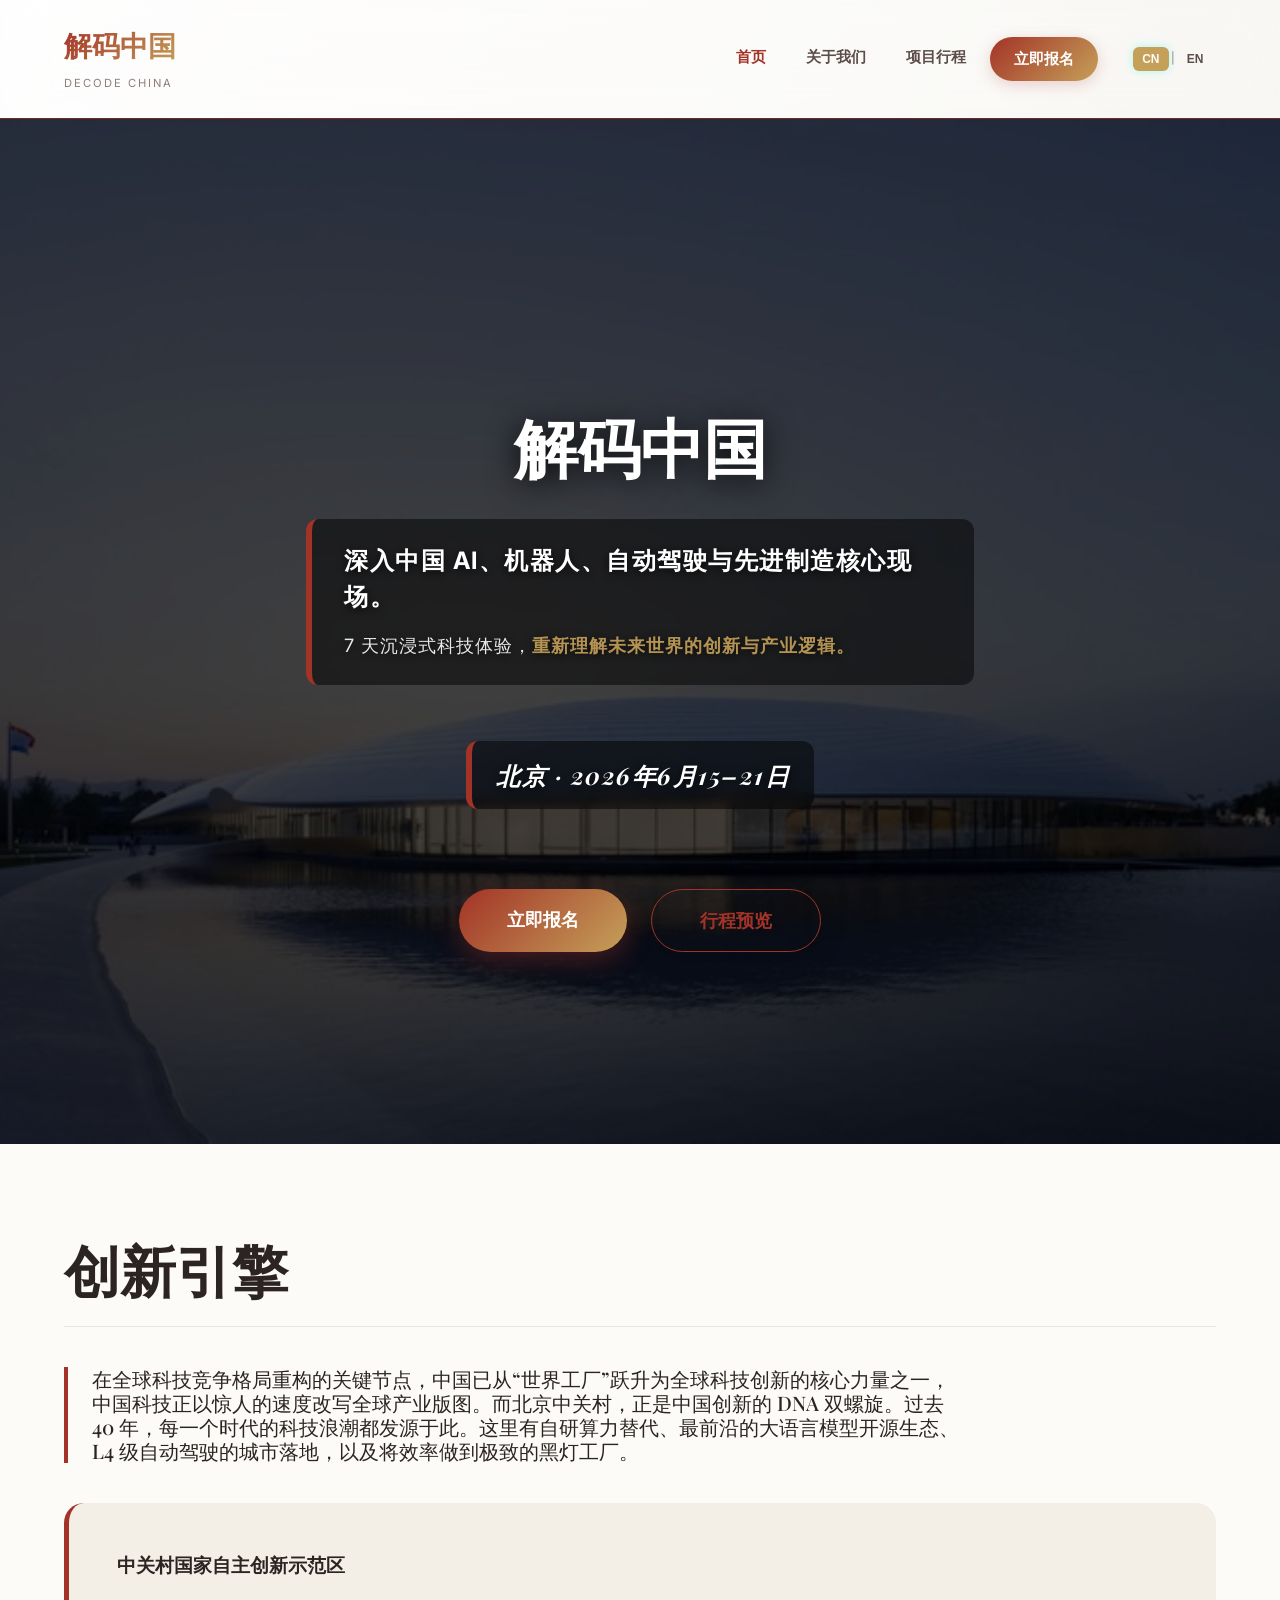
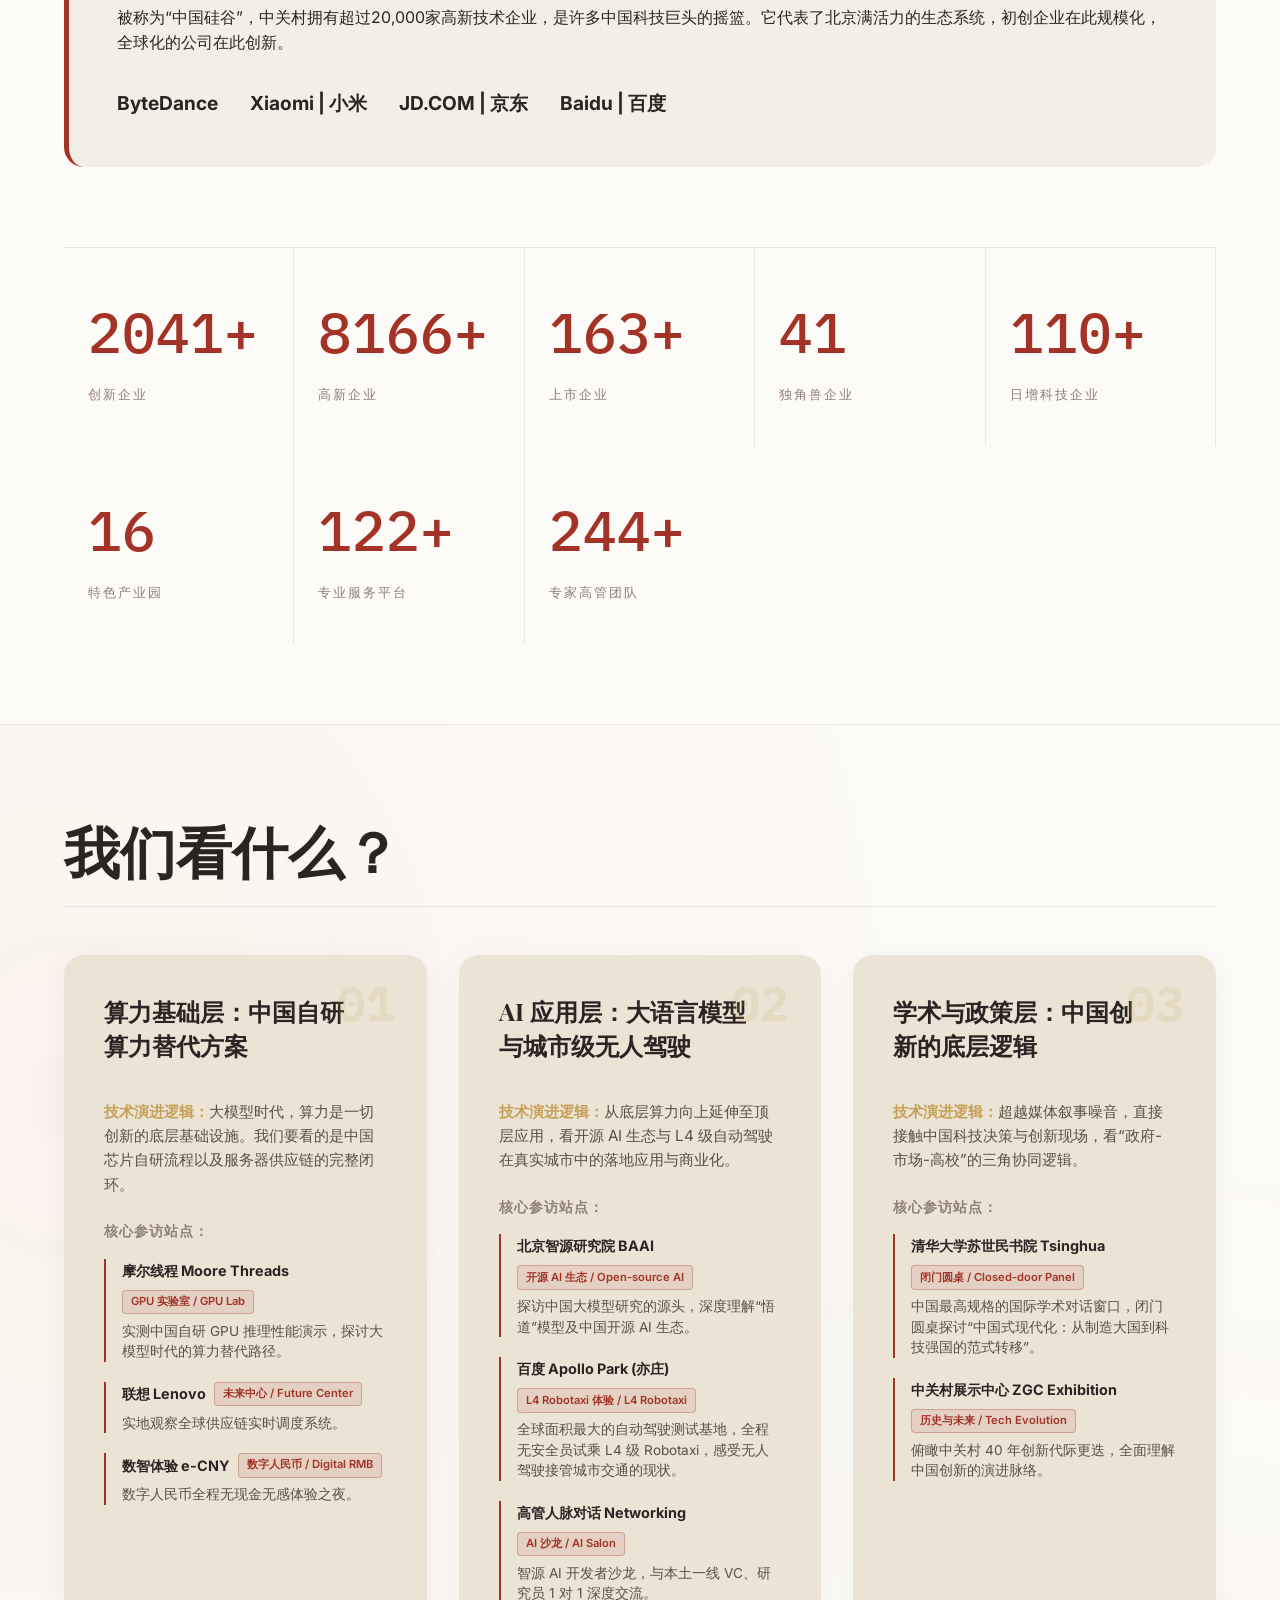
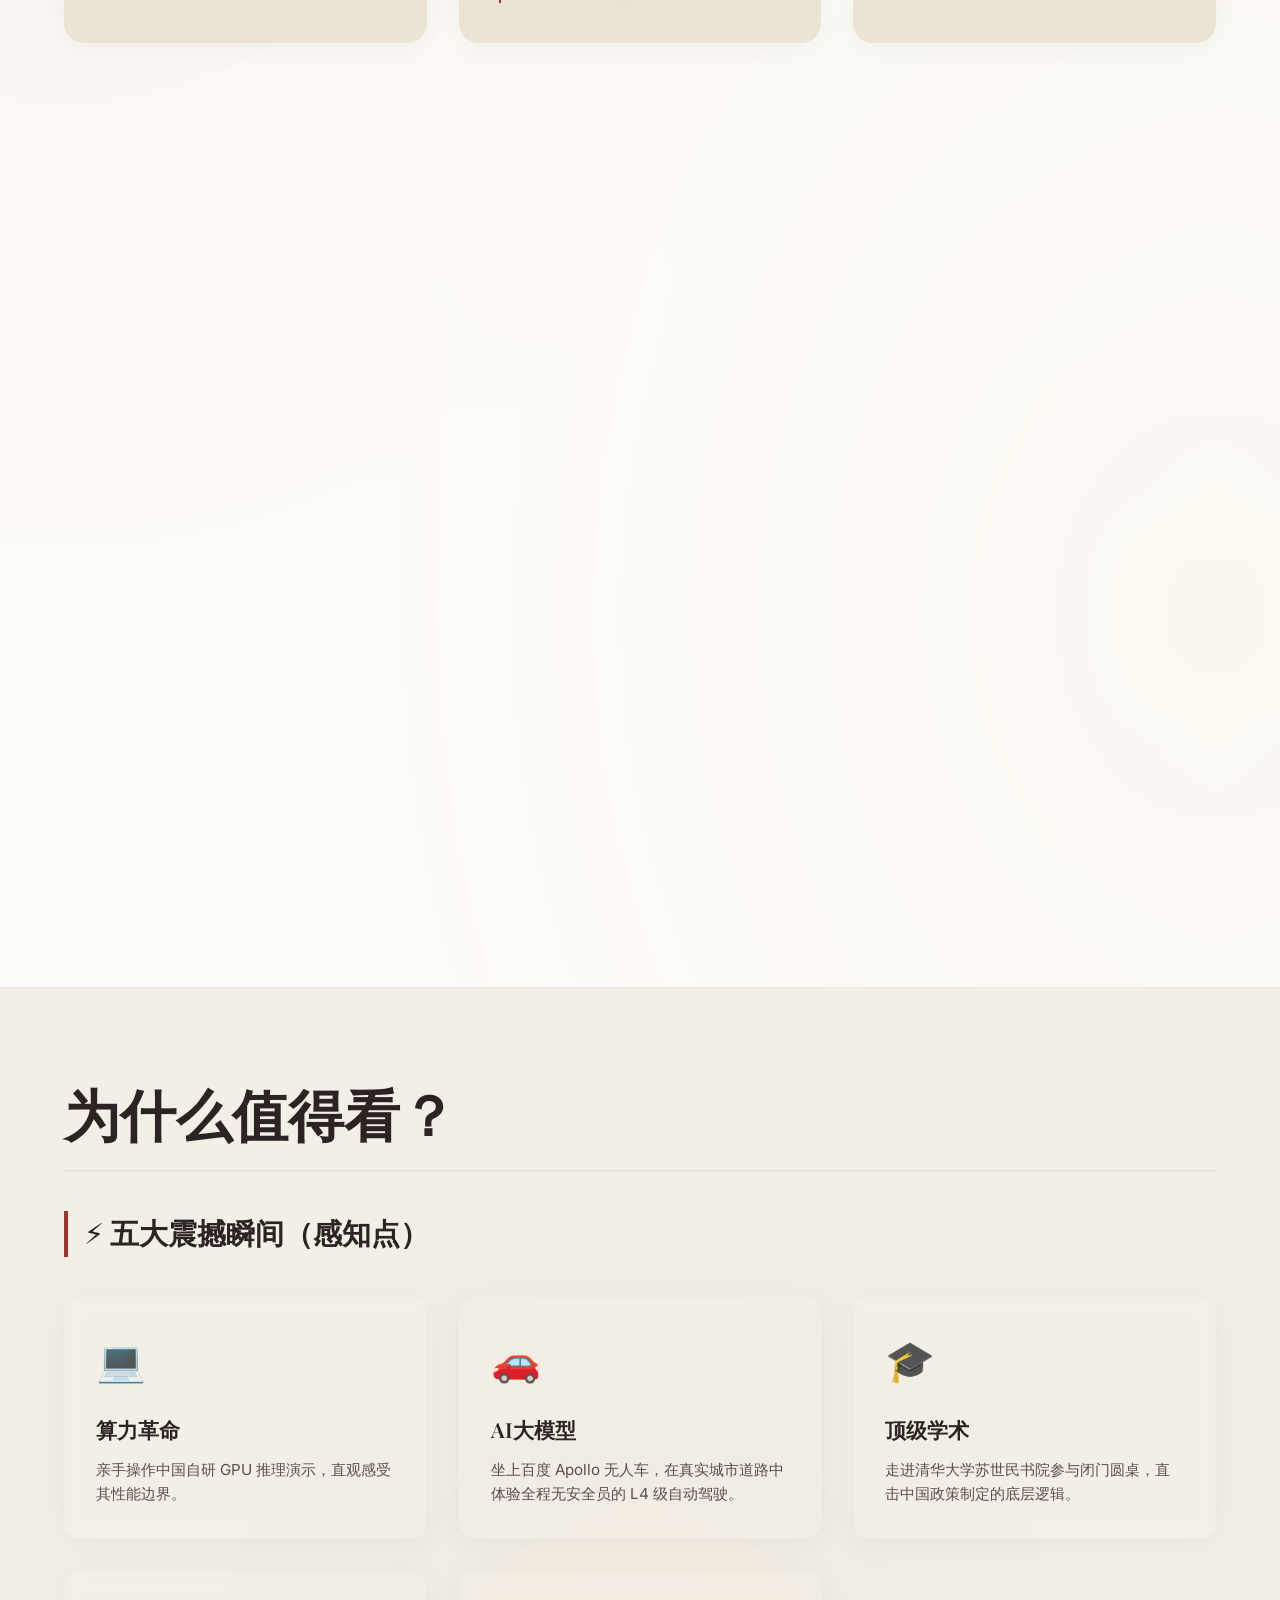
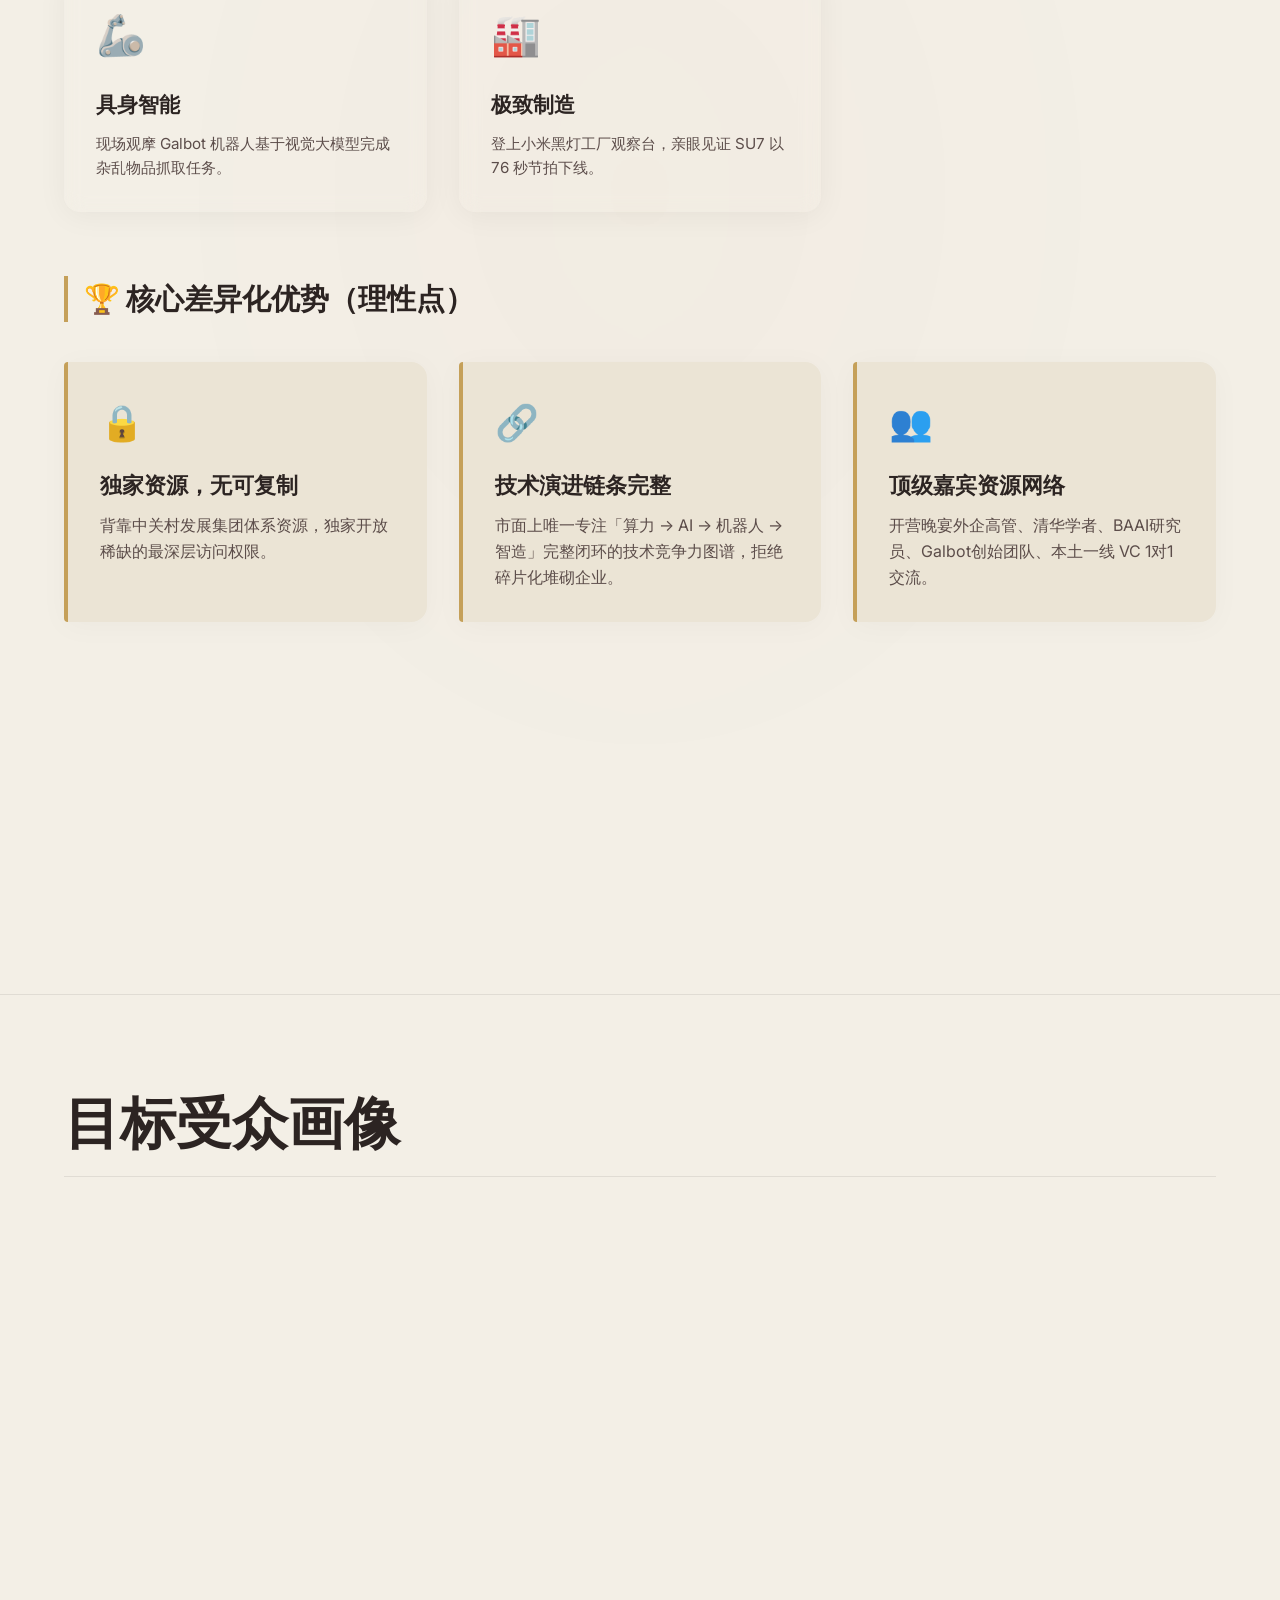
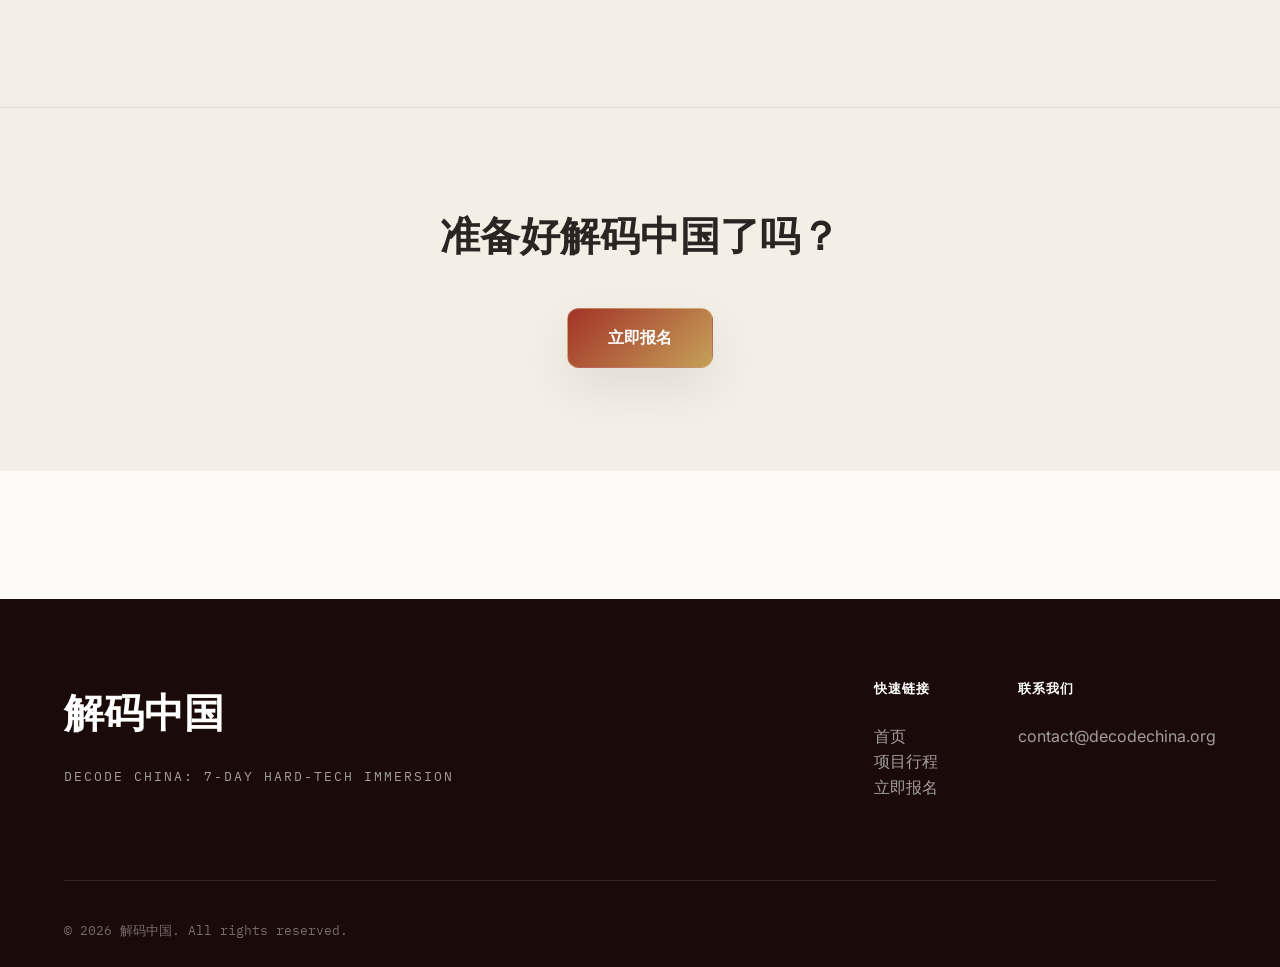
<file: index.html>
<!DOCTYPE html>
<html lang="zh-CN">

<head>
    <meta charset="UTF-8">
    <meta name="viewport" content="width=device-width, initial-scale=1.0">
    <title>解码中国 | Decode China</title>
    <meta name="description" content="解码中国 - Decode China">
    <link rel="stylesheet" href="css/style.css">
    <link
        href="https://fonts.googleapis.com/css2?family=Inter:wght@400;500;600&family=Playfair+Display:ital,wght@0,700;0,800;1,700&family=IBM+Plex+Mono:wght@400;500&family=Space+Grotesk:wght@600;700&display=swap"
        rel="stylesheet">
</head>

<body>
    <!-- 背景
饰图层 -->
    <div class="bg-decor">
        <div class="bg-grid"></div>
        <div class="bg-motif"></div>
        <div class="bg-shape shape-1"></div>
        <div class="bg-shape shape-2"></div>
        <div class="bg-shape shape-3"></div>
    </div>

    <!-- 导航栏 -->
    <nav class="navbar">
        <div class="container">
            <div class="nav-brand">
                <a href="index.html">
                    <h2>解码中国</h2>
                    <span class="subtitle">Decode China</span>
                </a>
            </div>
            <ul class="nav-menu">
                <li><a href="index.html" class="active"><span class="lang-zh">首页</span><span
                            class="lang-en">Home</span></a></li>
                <li><a href="#about"><span class="lang-zh">
                            关于我们</span><span class="lang-en">About</span></a></li>
                <li><a href="stories.html"><span class="lang-zh">项目行程</span><span class="lang-en">Itinerary</span></a>
                </li>
                <li><a href="apply.html#apply-form" class="nav-btn-highlight"><span class="lang-zh">立即报名</span><span
                            class="lang-en">Apply Now</span></a></li>
                <li class="lang-switcher">
                    <button class="lang-btn" data-lang="zh">CN</button>
                    <span style="color: var(--text-muted); font-size: 0.7rem;">|</span>
                    <button class="lang-btn" data-lang="en">EN</button>
                </li>
            </ul>
        </div>
    </nav>

    <!-- 主横区域 -->
    <section class="hero"
        style="position: relative; overflow: hidden; display: flex; align-items: center; justify-content: center; min-height: 90vh;">
        <!-- Background Image -->
        <div
            style="position: absolute; top: 0; left: 0; width: 100%; height: 100%; z-index: 0; background-color: #000;">
            <img src="assets/zgc-exhibition.jpg" alt="Zhongguancun Beijing"
                style="width: 100%; height: 100%; object-fit: cover; filter: brightness(0.85); opacity: 0.9;">
            <div
                style="position: absolute; top: 0; left: 0; width: 100%; height: 100%; background: rgba(0, 0, 0, 0.65);">
            </div>
        </div>
        <div class="container hero-container"
            style="position: relative; z-index: 1; text-align: center; display: flex; flex-direction: column; align-items: center;">
            <div class="hero-content reveal" style="padding: 4rem 1rem;">
                <h1 class="main-slogan"
                    style="font-family: 'Inter', sans-serif; font-size: 5rem; letter-spacing: -1px; color: #fff; margin-bottom: 2rem; font-weight: 800; text-shadow: 0 4px 30px rgba(0,0,0,0.8);">
                    <span class="lang-en">Decode China</span><br><span class="lang-zh"
                        style="font-size: 4rem;">解码中国</span>
                </h1>
                <div class="main-slogan-cn"
                    style="font-family: 'Inter', sans-serif; color: #fff; margin: 0 auto 3.5rem auto; max-width: 800px; text-shadow: 0 2px 10px rgba(0,0,0,0.8); text-align: left; padding: 1.5rem 2rem; background: rgba(0,0,0,0.5); border-radius: 12px; border-left: 6px solid var(--primary-red); backdrop-filter: blur(4px);">
                    <span class="lang-en" style="display: block;">
                        <span
                            style="font-size: 1.6rem; font-weight: 600; line-height: 1.5; display: block; margin-bottom: 0.8rem;">See
                            China’s Technology Revolution — <b style="color: var(--accent-gold);">From the
                                Inside.</b></span>
                        <span
                            style="font-size: 1.15rem; font-weight: 400; opacity: 0.95; line-height: 1.6; display: block;">A
                            curated 7-day immersion into AI, robotics, autonomous driving, advanced manufacturing, and
                            the innovation ecosystem shaping the future of global technology.</span>
                    </span>
                    <span class="lang-zh" style="display: block;">
                        <span
                            style="font-size: 1.5rem; font-weight: 700; letter-spacing: 1.5px; line-height: 1.5; display: block; margin-bottom: 1rem;">深入中国
                            AI、机器人、自动驾驶与先进制造核心现场。</span>
                        <span
                            style="font-size: 1.15rem; font-weight: 400; opacity: 0.9; letter-spacing: 1px; display: block;">7
                            天沉浸式科技体验，<strong
                                style="color: var(--accent-gold); font-weight: 600;">重新理解未来世界的创新与产业逻辑。</strong></span>
                    </span>
                </div>

                <div class="sub-slogans reveal reveal-delay-1"
                    style="margin-bottom: 3.5rem; border-left: none; padding-left: 0;">
                    <div class="slogan-item"
                        style="color: #fff; text-shadow: 0 2px 10px rgba(0,0,0,0.8); background: rgba(0,0,0,0.5); padding: 1rem 1.5rem; border-radius: 12px; border-left: 6px solid var(--primary-red); backdrop-filter: blur(4px); display: inline-block; text-align: left;">
                        <p class="en" style="margin: 0;">
                            <span class="lang-en"
                                style="font-size: 1.5rem; font-weight: 600; letter-spacing: 1.5px; line-height: 1.5; display: block; color: #fff;">Beijing
                                · June 15–21, 2026</span>
                            <span class="lang-zh"
                                style="font-size: 1.5rem; font-weight: 700; letter-spacing: 1.5px; line-height: 1.5; display: block; color: #fff;">北京
                                · 2026年6月15–21日</span>
                        </p>
                    </div>
                </div>

                <div class="cta-buttons reveal reveal-delay-2"
                    style="display: flex; gap: 1.5rem; justify-content: center; flex-wrap: wrap;">
                    <a href="apply.html#apply-form" class="btn btn-primary"
                        style="padding: 1rem 3rem; font-size: 1.15rem; border-radius: 40px; font-weight: 700; background: var(--gradient-primary); border: none; box-shadow: 0 8px 25px rgba(163,51,39,0.4);">
                        <span class="lang-zh">立即报名</span><span class="lang-en">Apply Now</span>
                    </a>
                    <a href="stories.html" class="btn btn-secondary"
                        style="padding: 1rem 3rem; font-size: 1.15rem; border-radius: 40px; font-weight: 700; box-shadow: 0 8px 25px rgba(0,0,0,0.2);">
                        <span class="lang-zh">行程预览</span><span class="lang-en">Explore Program</span>
                    </a>
                </div>
            </div>
        </div>
    </section>

    <!-- 项目介绍 - 创新引擎 (中国/北京市有什么) -->
    <section class="intro" id="about">
        <div class="container">
            <div class="section-header">
                <h2><span class="lang-zh">创新引擎</span><span class="lang-en">Innovation Engine</span></h2>
                <div class="divider"></div>
            </div>

            <div class="intro-content reveal">
                <p class="lead" style="font-size: 1.25rem; font-weight: 500; color: var(--text-primary); border-left: 4px solid var(--primary-red); padding-left: 1.5rem; margin-bottom: 2rem;">
                    <span class="lang-zh">在全球科技竞争格局重构的关键节点，中国已从“世界工厂”跃升为全球科技创新的核心力量之一，中国科技正以惊人的速度改写全球产业版图。而北京中关村，正是中国创新的 DNA 双螺旋。过去 40 年，每一个时代的科技浪潮都发源于此。这里有自研算力替代、最前沿的大语言模型开源生态、L4 级自动驾驶的城市落地，以及将效率做到极致的黑灯工厂。</span>
                    <span class="lang-en">At the critical juncture of global tech restructuring, China has leaped from the "world's factory" to a core driving force of global tech innovation. Zhongguancun, Beijing, is the double helix of China's innovation DNA. For the past 40 years, every wave of technological revolution originated here —from homegrown computing power and cutting-edge LLM ecosystems to city-level L4 autonomous driving and dark factories optimizing efficiency to the absolute limit.</span>
                </p>
            </div>

            <!-- ZGC Spotlight -->
            <div class="zgc-spotlight reveal"
                style="margin-top: 2rem; margin-bottom: 3rem; background: var(--bg-secondary); padding: 3rem; border-radius: 20px; border-left: 5px solid var(--primary-red);">
                <h3>
                    <span class="lang-zh">中关村国家自主创新示范区</span>
                    <span class="lang-en">ZGC National Independent Innovation Demonstration Zone</span>
                </h3>
                <p style="margin-top: 1.5rem;">
                    <span
                        class="lang-zh">被称为“中国硅谷”，中关村拥有超过20,000家高新技术企业，是许多中国科技巨头的摇篮。它代表了北京满活力的生态系统，初创企业在此规模化，全球化的公司在此创新。</span>
                    <span class="lang-en">Known as "China's Silicon Valley," ZGC is home to over 20,000 high-tech
                        enterprises and serves as the cradle for many of China's tech giants. It represents Beijing's
                        dynamic ecosystem where startups scale and global companies innovate.</span>
                </p>
                <div class="company-logos"
                    style="display: flex; gap: 2rem; margin-top: 2rem; align-items: center; flex-wrap: wrap;">
                    <span style="font-weight: 700; font-size: 1.2rem;">ByteDance</span>
                    <span style="font-weight: 700; font-size: 1.2rem;"><span class="lang-zh">Xiaomi | 小米</span><span class="lang-en">Xiaomi</span></span>
                    <span style="font-weight: 700; font-size: 1.2rem;"><span class="lang-zh">JD.COM | 京东</span><span class="lang-en">JD.COM</span></span>
                    <span style="font-weight: 700; font-size: 1.2rem;"><span class="lang-zh">Baidu | 百度</span><span class="lang-en">Baidu</span></span>
                </div>
            </div>

            <!-- Stats/Numbers -->
            <div class="stats">
                <div class="stat-item">
                    <div class="stat-number"><span data-target="5000">0</span>+</div>
                    <div class="stat-label">
                        <span class="lang-zh">创新企业</span><span class="lang-en">Innovation Enterprises</span>
                    </div>
                </div>
                <div class="stat-item">
                    <div class="stat-number"><span data-target="20000">0</span>+</div>
                    <div class="stat-label">
                        <span class="lang-zh">高新企业</span><span class="lang-en">High-tech Enterprises</span>
                    </div>
                </div>
                <div class="stat-item">
                    <div class="stat-number"><span data-target="400">0</span>+</div>
                    <div class="stat-label">
                        <span class="lang-zh">上市企业</span><span class="lang-en">Listed Companies</span>
                    </div>
                </div>
                <div class="stat-item">
                    <div class="stat-number"><span data-target="102">0</span></div>
                    <div class="stat-label">
                        <span class="lang-zh">独角兽企业</span><span class="lang-en">Unicorn Companies</span>
                    </div>
                </div>
                <div class="stat-item">
                    <div class="stat-number"><span data-target="270">0</span>+</div>
                    <div class="stat-label">
                        <span class="lang-zh">日增科技企业</span><span class="lang-en">Daily New Tech Entities</span>
                    </div>
                </div>
                <div class="stat-item">
                    <div class="stat-number"><span data-target="40">0</span></div>
                    <div class="stat-label">
                        <span class="lang-zh">特色产业园</span><span class="lang-en">Featured Parks</span>
                    </div>
                </div>
                <div class="stat-item">
                    <div class="stat-number"><span data-target="300">0</span>+</div>
                    <div class="stat-label">
                        <span class="lang-zh">专业服务平台</span><span class="lang-en">Service Platforms</span>
                    </div>
                </div>
                <div class="stat-item">
                    <div class="stat-number"><span data-target="600">0</span>+</div>
                    <div class="stat-label">
                        <span class="lang-zh">专家高管团队</span><span class="lang-en">Experts & Executives</span>
                    </div>
                </div>
            </div>
        </div>
    </section>

    <!-- 我们看什么 - 5大硬核技术层级 (Program Highlights) -->
    <section class="how-to-join" id="highlights">
        <div class="container">
            <div class="section-header">
                <h2><span class="lang-zh">我们看什么？</span><span class="lang-en">What We Look At</span></h2>
                <div class="divider"></div>
            </div>

            <div class="pillars-grid">
                <!-- Pillar 1 -->
                <div class="pillar-card reveal">
                    <div class="pillar-number">01</div>
                    <div class="pillar-content">
                        <h3>
                            <span class="lang-zh">算力基础层：中国自研算力替代方案</span>
                            <span class="lang-en">Compute Foundation Layer: Homegrown Computing & Hardware Alternatives</span>
                        </h3>
                        <p class="pillar-logic">
                            <span class="lang-zh"><strong>技术演进逻辑：</strong>大模型时代，算力是一切创新的底层基础设施。我们要看的是中国芯片自研流程以及服务器供应链的完整闭环。</span>
                            <span class="lang-en"><strong>Technical Logic:</strong> In the LLM era, compute is the foundational infrastructure for all innovations. We explore the complete closed-loop of China's proprietary GPU development and server supply chain.</span>
                        </p>
                        <div class="pillar-sites-title">
                            <span class="lang-zh">核心参访站点：</span>
                            <span class="lang-en">Core Sites:</span>
                        </div>
                        <ul class="pillar-sites">
                            <li>
                                <div class="site-tag-wrapper">
                                    <span class="site-tag">摩尔线程 Moore Threads</span>
                                    <span class="site-highlight-label">GPU 实验室 / GPU Lab</span>
                                </div>
                                <p class="site-desc">
                                    <span class="lang-zh">实测中国自研 GPU 推理性能演示，探讨大模型时代的算力替代路径。</span>
                                    <span class="lang-en">Live demonstration of homegrown GPU inference performance, discussing compute alternative paths.</span>
                                </p>
                            </li>
                            <li>
                                <div class="site-tag-wrapper">
                                    <span class="site-tag">联想 Lenovo</span>
                                    <span class="site-highlight-label">未来中心 / Future Center</span>
                                </div>
                                <p class="site-desc">
                                    <span class="lang-zh">实地观察全球供应链实时调度系统。</span>
                                    <span class="lang-en">On-site observation of the global supply chain real-time scheduling system.</span>
                                </p>
                            </li>
                            <li>
                                <div class="site-tag-wrapper">
                                    <span class="site-tag">数智体验 e-CNY</span>
                                    <span class="site-highlight-label">数字人民币 / Digital RMB</span>
                                </div>
                                <p class="site-desc">
                                    <span class="lang-zh">数字人民币全程无现金无感体验之夜。</span>
                                    <span class="lang-en">A cashless, seamless night experience using Digital RMB.</span>
                                </p>
                            </li>
                        </ul>
                    </div>
                </div>

                <!-- Pillar 2 -->
                <div class="pillar-card reveal">
                    <div class="pillar-number">02</div>
                    <div class="pillar-content">
                        <h3>
                            <span class="lang-zh">AI 应用层：大语言模型与城市级无人驾驶</span>
                            <span class="lang-en">AI Application Layer: LLMs & Urban-Scale Autonomous Driving</span>
                        </h3>
                        <p class="pillar-logic">
                            <span class="lang-zh"><strong>技术演进逻辑：</strong>从底层算力向上延伸至顶层应用，看开源 AI 生态与 L4 级自动驾驶在真实城市中的落地应用与商业化。</span>
                            <span class="lang-en"><strong>Technical Logic:</strong> Scaling up from compute layers to top-level applications, examining the real-world deployment and commercialization of open-source AI and L4 autonomous driving.</span>
                        </p>
                        <div class="pillar-sites-title">
                            <span class="lang-zh">核心参访站点：</span>
                            <span class="lang-en">Core Sites:</span>
                        </div>
                        <ul class="pillar-sites">
                            <li>
                                <div class="site-tag-wrapper">
                                    <span class="site-tag">北京智源研究院 BAAI</span>
                                    <span class="site-highlight-label">开源 AI 生态 / Open-source AI</span>
                                </div>
                                <p class="site-desc">
                                    <span class="lang-zh">探访中国大模型研究的源头，深度理解“悟道”模型及中国开源 AI 生态。</span>
                                    <span class="lang-en">Visit the birthplace of Chinese foundation models to understand "Wudao" and the open-source AI ecosystem.</span>
                                </p>
                            </li>
                            <li>
                                <div class="site-tag-wrapper">
                                    <span class="site-tag">百度 Apollo Park (亦庄)</span>
                                    <span class="site-highlight-label">L4 Robotaxi 体验 / L4 Robotaxi</span>
                                </div>
                                <p class="site-desc">
                                    <span class="lang-zh">全球面积最大的自动驾驶测试基地，全程无安全员试乘 L4 级 Robotaxi，感受无人驾驶接管城市交通的现状。</span>
                                    <span class="lang-en">The world's largest autonomous driving test base, experiencing L4 Robotaxis without safety drivers.</span>
                                </p>
                            </li>
                            <li>
                                <div class="site-tag-wrapper">
                                    <span class="site-tag">高管人脉对话 Networking</span>
                                    <span class="site-highlight-label">AI 沙龙 / AI Salon</span>
                                </div>
                                <p class="site-desc">
                                    <span class="lang-zh">智源 AI 开发者沙龙，与本土一线 VC、研究员 1 对 1 深度交流。</span>
                                    <span class="lang-en">BAAI AI Developer Salon for 1-on-1 networking with local VCs and researchers.</span>
                                </p>
                            </li>
                        </ul>
                    </div>
                </div>

                <!-- Pillar 3 -->
                <div class="pillar-card reveal">
                    <div class="pillar-number">03</div>
                    <div class="pillar-content">
                        <h3>
                            <span class="lang-zh">学术与政策层：中国创新的底层逻辑</span>
                            <span class="lang-en">Academic & Policy Layer: The Core Logic of China's Innovation</span>
                        </h3>
                        <p class="pillar-logic">
                            <span class="lang-zh"><strong>技术演进逻辑：</strong>超越媒体叙事噪音，直接接触中国科技决策与创新现场，看“政府-市场-高校”的三角协同逻辑。</span>
                            <span class="lang-en"><strong>Technical Logic:</strong> Cut through media noise to directly engage with policy and research engines, studying the "government-market-university" triple-helix model.</span>
                        </p>
                        <div class="pillar-sites-title">
                            <span class="lang-zh">核心参访站点：</span>
                            <span class="lang-en">Core Sites:</span>
                        </div>
                        <ul class="pillar-sites">
                            <li>
                                <div class="site-tag-wrapper">
                                    <span class="site-tag">清华大学苏世民书院 Tsinghua</span>
                                    <span class="site-highlight-label">闭门圆桌 / Closed-door Panel</span>
                                </div>
                                <p class="site-desc">
                                    <span class="lang-zh">中国最高规格的国际学术对话窗口，闭门圆桌探讨“中国式现代化：从制造大国到科技强国的范式转移”。</span>
                                    <span class="lang-en">China's premium international academic window. Closed-door roundtable on "Chinese Modernization: Paradigm Shifts from Manufacturing Giant to Tech Powerhouse."</span>
                                </p>
                            </li>
                            <li>
                                <div class="site-tag-wrapper">
                                    <span class="site-tag">中关村展示中心 ZGC Exhibition</span>
                                    <span class="site-highlight-label">历史与未来 / Tech Evolution</span>
                                </div>
                                <p class="site-desc">
                                    <span class="lang-zh">俯瞰中关村 40 年创新代际更迭，全面理解中国创新的演进脉络。</span>
                                    <span class="lang-en">Overlooking 40 years of innovation cycle changes to understand the evolution of ZGC.</span>
                                </p>
                            </li>
                        </ul>
                    </div>
                </div>

                <!-- Pillar 4 -->
                <div class="pillar-card reveal">
                    <div class="pillar-number">04</div>
                    <div class="pillar-content">
                        <h3>
                            <span class="lang-zh">前沿技术层：具身智能机器人与生命科学</span>
                            <span class="lang-en">Frontier Technology Layer: Embodied AI & Life Sciences</span>
                        </h3>
                        <p class="pillar-logic">
                            <span class="lang-zh"><strong>技术演进逻辑：</strong>透视下一个十年最核心的前沿交叉技术——AI 如何赋能硬核物理世界。</span>
                            <span class="lang-en"><strong>Technical Logic:</strong> Peer into the next decade's cross-disciplinary technologies: how AI empowers the physical world and biotechnology.</span>
                        </p>
                        <div class="pillar-sites-title">
                            <span class="lang-zh">核心参访站点：</span>
                            <span class="lang-en">Core Sites:</span>
                        </div>
                        <ul class="pillar-sites">
                            <li>
                                <div class="site-tag-wrapper">
                                    <span class="site-tag">银河通用机器人 Galbot</span>
                                    <span class="site-highlight-label">具身智能 / Embodied AI</span>
                                </div>
                                <p class="site-desc">
                                    <span class="lang-zh">具身智能（Embodied AI）赛道代表性独角兽，现场观摩机器人基于视觉大模型在非结构化复杂环境中完成抓取任务的完整演示。</span>
                                    <span class="lang-en">Embodied AI unicorn. Live demonstration of visual model-based robot manipulation in unstructured environments.</span>
                                </p>
                            </li>
                            <li>
                                <div class="site-tag-wrapper">
                                    <span class="site-tag">中关村生命科学园 ZGC BioPark</span>
                                    <span class="site-highlight-label">昌平实验室 / BeiGene</span>
                                </div>
                                <p class="site-desc">
                                    <span class="lang-zh">看 AI 驱动的生物医药革命，了解如何通过 AI 技术加速新药筛选与临床试验。</span>
                                    <span class="lang-en">AI-driven biopharma revolution at BeiGene / Changping Laboratory, accelerating drug screening and clinical trials.</span>
                                </p>
                            </li>
                        </ul>
                    </div>
                </div>

                <!-- Pillar 5 -->
                <div class="pillar-card reveal">
                    <div class="pillar-number">05</div>
                    <div class="pillar-content">
                        <h3>
                            <span class="lang-zh">智造落地层：极致制造与 14 亿人口的物流算法</span>
                            <span class="lang-en">Intelligent Manufacturing & Logistics: Ultra-Efficiency at Scale</span>
                        </h3>
                        <p class="pillar-logic">
                            <span class="lang-zh"><strong>技术演进逻辑：</strong>感受中国“新质生产力”在制造业的最强震撼，理解中国制造效率与自动化的极致体现。</span>
                            <span class="lang-en"><strong>Technical Logic:</strong> Experience the power of "New Productive Forces" in manufacturing and logistics, witnessing extreme automation and 1.4-billion-people scale logistics algorithms.</span>
                        </p>
                        <div class="pillar-sites-title">
                            <span class="lang-zh">核心参访站点：</span>
                            <span class="lang-en">Core Sites:</span>
                        </div>
                        <ul class="pillar-sites">
                            <li>
                                <div class="site-tag-wrapper">
                                    <span class="site-tag">小米 EV 超级工厂 Xiaomi EV</span>
                                    <span class="site-highlight-label">黑灯工厂 / Dark Factory</span>
                                </div>
                                <p class="site-desc">
                                    <span class="lang-zh">登上观察台，亲眼目睹高度自动化的“黑灯工厂”如何实现“76秒下线一辆小米SU7”的惊人效率。</span>
                                    <span class="lang-en">Observe how a highly automated "dark factory" achieves the stunning efficiency of rolling out a Xiaomi SU7 every 76 seconds.</span>
                                </p>
                            </li>
                            <li>
                                <div class="site-tag-wrapper">
                                    <span class="site-tag">京东总部 JD.com</span>
                                    <span class="site-highlight-label">物流算法 / Logistics AI</span>
                                </div>
                                <p class="site-desc">
                                    <span class="lang-zh">实地参观末端物流机器人，看 14 亿人的大规模物流需求如何通过 AI 算法 and 自动化实现 24 小时极速达。</span>
                                    <span class="lang-en">Tour end-to-end logistics robots and algorithms powering 24h lightning-speed delivery.</span>
                                </p>
                            </li>
                        </ul>
                    </div>
                </div>
            </div>

            <!-- Value Statement Card -->
            <div class="value-statement-card reveal">
                <p>
                    <span class="lang-zh">💡 这不是碎片化的企业堆砌，而是一套完整的<strong>“中国科技竞争力图谱”</strong>。<br>7天行程首尾相连，从底层算力到顶层应用，帮助你构建一个可以独立使用的系统性认知框架，亲自回答“中国科技创新的真实边界在哪里”。</span>
                    <span class="lang-en">💡 This is <strong>NOT</strong> a fragmented collection of enterprise visits; it is a comprehensive map of China’s tech competitiveness.<br>Connecting everything from foundational computing layers to top-tier vertical applications over 7 days, this program helps you build a systematic framework to independently evaluate the true boundaries of Chinese innovation.</span>
                </p>
            </div>
        </div>
    </section>

    <!-- 核心价值 - 为什么值得看 (Why It Matters) -->
    <section class="values">
        <div class="container">
            <div class="section-header">
                <h2><span class="lang-zh">为什么值得看？</span><span class="lang-en">Why It Matters</span></h2>
                <div class="divider"></div>
            </div>

            <!-- 3.1 震撼瞬间预告 -->
            <div class="subsection" style="margin-top: 2rem;">
                <h3 style="font-size: 1.8rem; border-left: 4px solid var(--primary-red); padding-left: 1rem; color: var(--text-primary); margin-bottom: 1.5rem;">
                    <span class="lang-zh">⚡️ 五大震撼瞬间（感知点）</span>
                    <span class="lang-en">⚡️ Five "Wow" Moments (Experiential)</span>
                </h3>
                
                <div class="wow-grid">
                    <!-- Wow Card 1 -->
                    <div class="wow-card reveal">
                        <div class="wow-icon-wrapper">💻</div>
                        <h4>
                            <span class="lang-zh">算力革命</span>
                            <span class="lang-en">Compute Revolution</span>
                        </h4>
                        <p>
                            <span class="lang-zh">亲手操作中国自研 GPU 推理演示，直观感受其性能边界。</span>
                            <span class="lang-en">Get hands-on with China's homegrown GPU inference demonstrations and witness the performance limits first-hand.</span>
                        </p>
                    </div>

                    <!-- Wow Card 2 -->
                    <div class="wow-card reveal">
                        <div class="wow-icon-wrapper">🚗</div>
                        <h4>
                            <span class="lang-zh">AI大模型</span>
                            <span class="lang-en">Autonomous AI</span>
                        </h4>
                        <p>
                            <span class="lang-zh">坐上百度 Apollo 无人车，在真实城市道路中体验全程无安全员的 L4 级自动驾驶。</span>
                            <span class="lang-en">Ride in Baidu Apollo's L4 Robotaxi with zero safety drivers, experiencing autonomous driving on real urban streets.</span>
                        </p>
                    </div>

                    <!-- Wow Card 3 -->
                    <div class="wow-card reveal">
                        <div class="wow-icon-wrapper">🎓</div>
                        <h4>
                            <span class="lang-zh">顶级学术</span>
                            <span class="lang-en">Elite Academia</span>
                        </h4>
                        <p>
                            <span class="lang-zh">走进清华大学苏世民书院参与闭门圆桌，直击中国政策制定的底层逻辑。</span>
                            <span class="lang-en">Enter Schwarzman College, Tsinghua University for a closed-door roundtable, understanding the core drivers behind China's tech policies.</span>
                        </p>
                    </div>

                    <!-- Wow Card 4 -->
                    <div class="wow-card reveal">
                        <div class="wow-icon-wrapper">🦾</div>
                        <h4>
                            <span class="lang-zh">具身智能</span>
                            <span class="lang-en">Embodied AI</span>
                        </h4>
                        <p>
                            <span class="lang-zh">现场观摩 Galbot 机器人基于视觉大模型完成杂乱物品抓取任务。</span>
                            <span class="lang-en">Witness Galbot's visual-model-driven robots executing complex, unstructured picking tasks live.</span>
                        </p>
                    </div>

                    <!-- Wow Card 5 -->
                    <div class="wow-card reveal">
                        <div class="wow-icon-wrapper">🏭</div>
                        <h4>
                            <span class="lang-zh">极致制造</span>
                            <span class="lang-en">Intelligent Manufacturing</span>
                        </h4>
                        <p>
                            <span class="lang-zh">登上小米黑灯工厂观察台，亲眼见证 SU7 以 76 秒节拍下线。</span>
                            <span class="lang-en">Step onto the observation platform at Xiaomi's dark factory, seeing a brand new Xiaomi SU7 roll off the line every 76 seconds.</span>
                        </p>
                    </div>
                </div>
            </div>

            <!-- 3.2 我们的核心优势 -->
            <div class="subsection" style="margin-top: 4rem;">
                <h3 style="font-size: 1.8rem; border-left: 4px solid var(--accent-gold); padding-left: 1rem; color: var(--text-primary); margin-bottom: 1.5rem;">
                    <span class="lang-zh">🏆 核心差异化优势（理性点）</span>
                    <span class="lang-en">🏆 Our Unfair Advantages (Rational)</span>
                </h3>

                <div class="advantage-grid">
                    <!-- Advantage 1 -->
                    <div class="advantage-card reveal">
                        <div class="advantage-icon-wrapper">🔒</div>
                        <h4>
                            <span class="lang-zh">独家资源，无可复制</span>
                            <span class="lang-en">Exclusive & Irreplacable</span>
                        </h4>
                        <p>
                            <span class="lang-zh">背靠中关村发展集团体系资源，独家开放稀缺的最深层访问权限。</span>
                            <span class="lang-en">Backed by the ecosystem of the Zhongguancun Development Group (ZGC Group), offering exclusive access to deep-level tech centers.</span>
                        </p>
                    </div>

                    <!-- Advantage 2 -->
                    <div class="advantage-card reveal">
                        <div class="advantage-icon-wrapper">🔗</div>
                        <h4>
                            <span class="lang-zh">技术演进链条完整</span>
                            <span class="lang-en">Complete Value Chain</span>
                        </h4>
                        <p>
                            <span class="lang-zh">市面上唯一专注「算力 → AI → 机器人 → 智造」完整闭环的技术竞争力图谱，拒绝碎片化堆砌企业。</span>
                            <span class="lang-en">The only program mapping tech competitiveness from compute -> AI -> robotics -> manufacturing, avoiding fragmented corporate visits.</span>
                        </p>
                    </div>

                    <!-- Advantage 3 -->
                    <div class="advantage-card reveal">
                        <div class="advantage-icon-wrapper">👥</div>
                        <h4>
                            <span class="lang-zh">顶级嘉宾资源网络</span>
                            <span class="lang-en">Elite Professional Network</span>
                        </h4>
                        <p>
                            <span class="lang-zh">开营晚宴外企高管、清华学者、BAAI研究员、Galbot创始团队、本土一线 VC 1对1交流。</span>
                            <span class="lang-en">1-on-1 networking opportunities with tech executives, Tsinghua scholars, BAAI researchers, Galbot founders, and local VCs.</span>
                        </p>
                    </div>

                    <!-- Advantage 4 -->
                    <div class="advantage-card reveal">
                        <div class="advantage-icon-wrapper">🏮</div>
                        <h4>
                            <span class="lang-zh">文化与科技并举</span>
                            <span class="lang-en">Tech Meets Culture</span>
                        </h4>
                        <p>
                            <span class="lang-zh">故宫角楼围炉夜话、胡同私房菜、亮马河畔晚宴，在理解未来的同时感受文明底色。</span>
                            <span class="lang-en">Fireside chats at the Forbidden City Turret, traditional Hutong dining, and Liangma River cruises—feel the depth of culture while understanding the future.</span>
                        </p>
                    </div>

                    <!-- Advantage 5 -->
                    <div class="advantage-card reveal">
                        <div class="advantage-icon-wrapper">📜</div>
                        <h4>
                            <span class="lang-zh">中关村北美品牌背书</span>
                            <span class="lang-en">Global Ecosystem Credentials</span>
                        </h4>
                        <p>
                            <span class="lang-zh">正式成为中关村全球创新生态圈成员，获得官方结业证书，在简历与求职中形成独特的差异化标签。</span>
                            <span class="lang-en">Become a member of the ZGC global innovation network and receive an official completion certificate to boost your credentials.</span>
                        </p>
                    </div>
                </div>
            </div>
        </div>
    </section>

    <!-- 谁适合来看 - 目标受众画像 (User Personas) -->
    <section class="audience-section-new" id="audience">
        <div class="container">
            <div class="section-header">
                <h2><span class="lang-zh">目标受众画像</span><span class="lang-en">User Personas</span></h2>
                <div class="divider"></div>
            </div>
            
            <div class="persona-grid">
                <!-- Persona Card 1 -->
                <div class="persona-card reveal">
                    <div class="persona-avatar">🎓</div>
                    <div class="persona-badge">MBA Student</div>
                    <h4>
                        <span class="lang-zh">顶尖海外商学院 MBA 学员</span>
                        <span class="lang-en">Top Business School MBA Students</span>
                    </h4>
                    <p class="persona-desc">
                        <span class="lang-zh">来自哈佛、MIT斯隆、哥大、西北凯洛格等顶尖商学院，未来有意在科技、咨询、VC/PE 领域发展，希望在毕业前建立系统认知。</span>
                        <span class="lang-en">Students from top schools (Harvard, MIT Sloan, Columbia, Kellogg, etc.) aspiring to enter tech, consulting, or VC/PE, seeking a systemic understanding before graduation.</span>
                    </p>
                </div>

                <!-- Persona Card 2 -->
                <div class="persona-card reveal">
                    <div class="persona-avatar">🚀</div>
                    <div class="persona-badge">Tech & VC</div>
                    <h4>
                        <span class="lang-zh">科技与创投从业者</span>
                        <span class="lang-en">Tech & VC Professionals</span>
                    </h4>
                    <p class="persona-desc">
                        <span class="lang-zh">在硅谷或纽约从事科技产品、战略或投资工作，希望通过实地走访获取一线市场洞察，评估对全球产业格局的影响。</span>
                        <span class="lang-en">Silicon Valley or NYC-based product, strategy, or investment professionals looking for first-hand market insights to evaluate global shifts.</span>
                    </p>
                </div>

                <!-- Persona Card 3 -->
                <div class="persona-card reveal">
                    <div class="persona-avatar">🔍</div>
                    <div class="persona-badge">Consultant</div>
                    <h4>
                        <span class="lang-zh">战略咨询专业人士</span>
                        <span class="lang-en">Strategic Consultants</span>
                    </h4>
                    <p class="persona-desc">
                        <span class="lang-zh">服务全球的战略顾问，需要理解中国供应链、技术替代及数字化转型趋势，以更好地为跨国客户提供建议。</span>
                        <span class="lang-en">Global management consultants who need to understand China's supply chains, tech alternatives, and digital transformation to advise multinational clients.</span>
                    </p>
                </div>

                <!-- Persona Card 4 -->
                <div class="persona-card reveal">
                    <div class="persona-avatar">🎯</div>
                    <div class="persona-badge">Strategist</div>
                    <h4>
                        <span class="lang-zh">企业战略管理者</span>
                        <span class="lang-en">The Tech Strategist</span>
                    </h4>
                    <p class="persona-desc">
                        <span class="lang-zh">跨国企业中国战略负责人、政府与智库研究人员，需要超越媒体叙事噪音，直接接触中国科技决策与创新现场。</span>
                        <span class="lang-en">China heads at multinationals, researchers, and think-tank analysts looking to bypass media noise and gain direct access to policy and innovation engines.</span>
                    </p>
                </div>
            </div>
        </div>
    </section>

    <!-- 页脚前的 CTA -->
    <section class="cta-section" style="padding: 6rem 0; text-align: center; background: var(--bg-secondary);">
        <div class="container">
            <h3 style="font-size: 2.5rem; margin-bottom: 0.5rem;"><span class="lang-zh">准备好解码中国了吗？</span><span
                    class="lang-en">READY TO DECODE CHINA?</span></h3>
            <a href="apply.html#apply-form" class="btn btn-primary" style="margin-top: 2rem;">
                <span class="lang-zh">立即报名</span><span class="lang-en">Apply Now</span>
            </a>
        </div>
    </section>

    <!-- 页脚 -->
    <footer class="footer">
        <div class="container">
            <div class="footer-content">
                <div class="footer-brand">
                    <h3><span class="lang-zh">解码中国</span><span class="lang-en">Decode China</span></h3>
                    <p class="tagline">DECODE CHINA: 7-DAY HARD-TECH IMMERSION</p>
                </div>

                <div class="footer-links">
                    <div class="footer-section">
                        <h4><span class="lang-zh">快速链接</span><span class="lang-en">Quick Links</span></h4>
                        <ul>
                            <li><a href="index.html"><span class="lang-zh">首页</span><span
                                        class="lang-en">Home</span></a></li>
                            <li><a href="stories.html"><span class="lang-zh">项目行程</span><span
                                        class="lang-en">Itinerary</span></a></li>
                            <li><a href="apply.html"><span class="lang-zh">立即报名</span><span class="lang-en">Apply
                                        Now</span></a></li>
                        </ul>
                    </div>

                    <div class="footer-section">
                        <h4><span class="lang-zh">联系我们</span><span class="lang-en">Contact Us</span></h4>
                        <ul>
                            <li><a href="mailto:contact@decodechina.org">contact@decodechina.org</a></li>
                        </ul>
                    </div>
                </div>
            </div>

            <div class="footer-bottom">
                <p>&copy; 2026 <span class="lang-zh">解码中国</span><span class="lang-en">Decode China</span>. All rights
                    reserved.</p>
            </div>
        </div>
    </footer>

    <script src="js/main.js"></script>
</body>

</html>
</file>
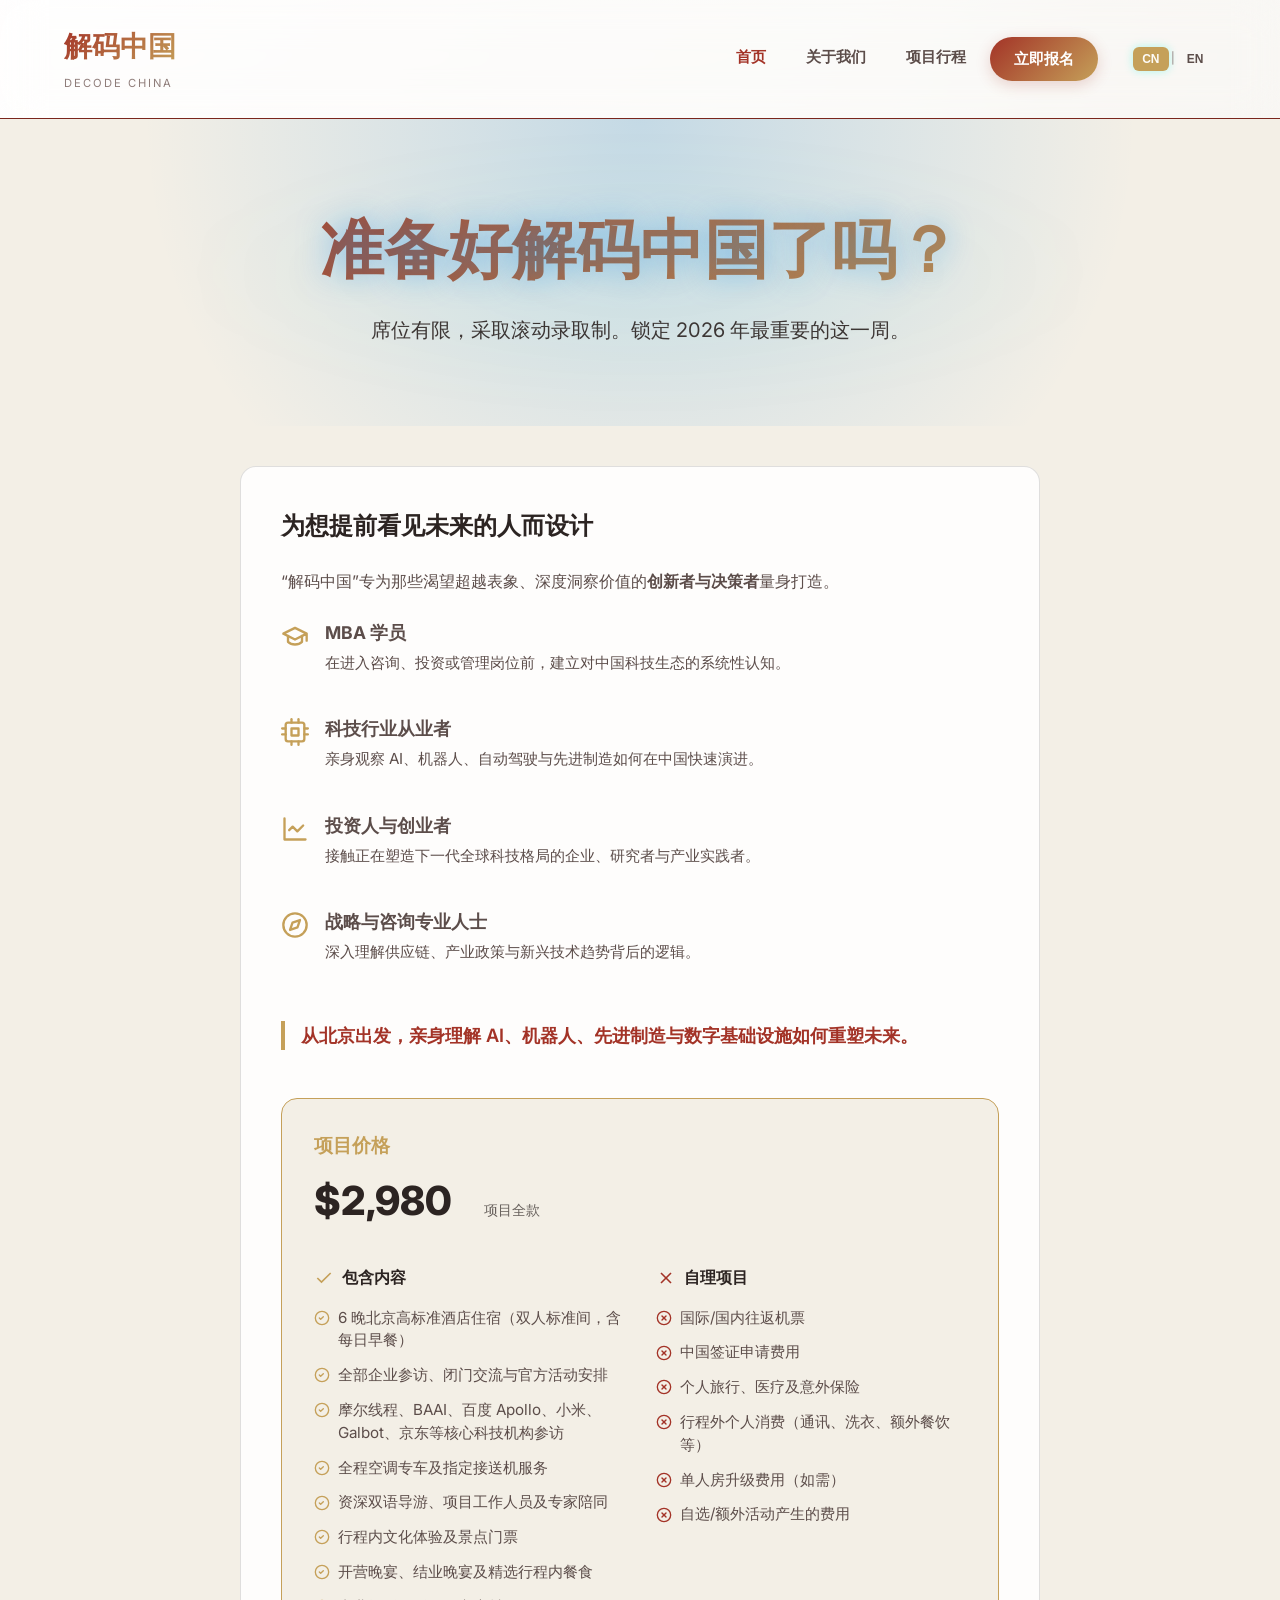
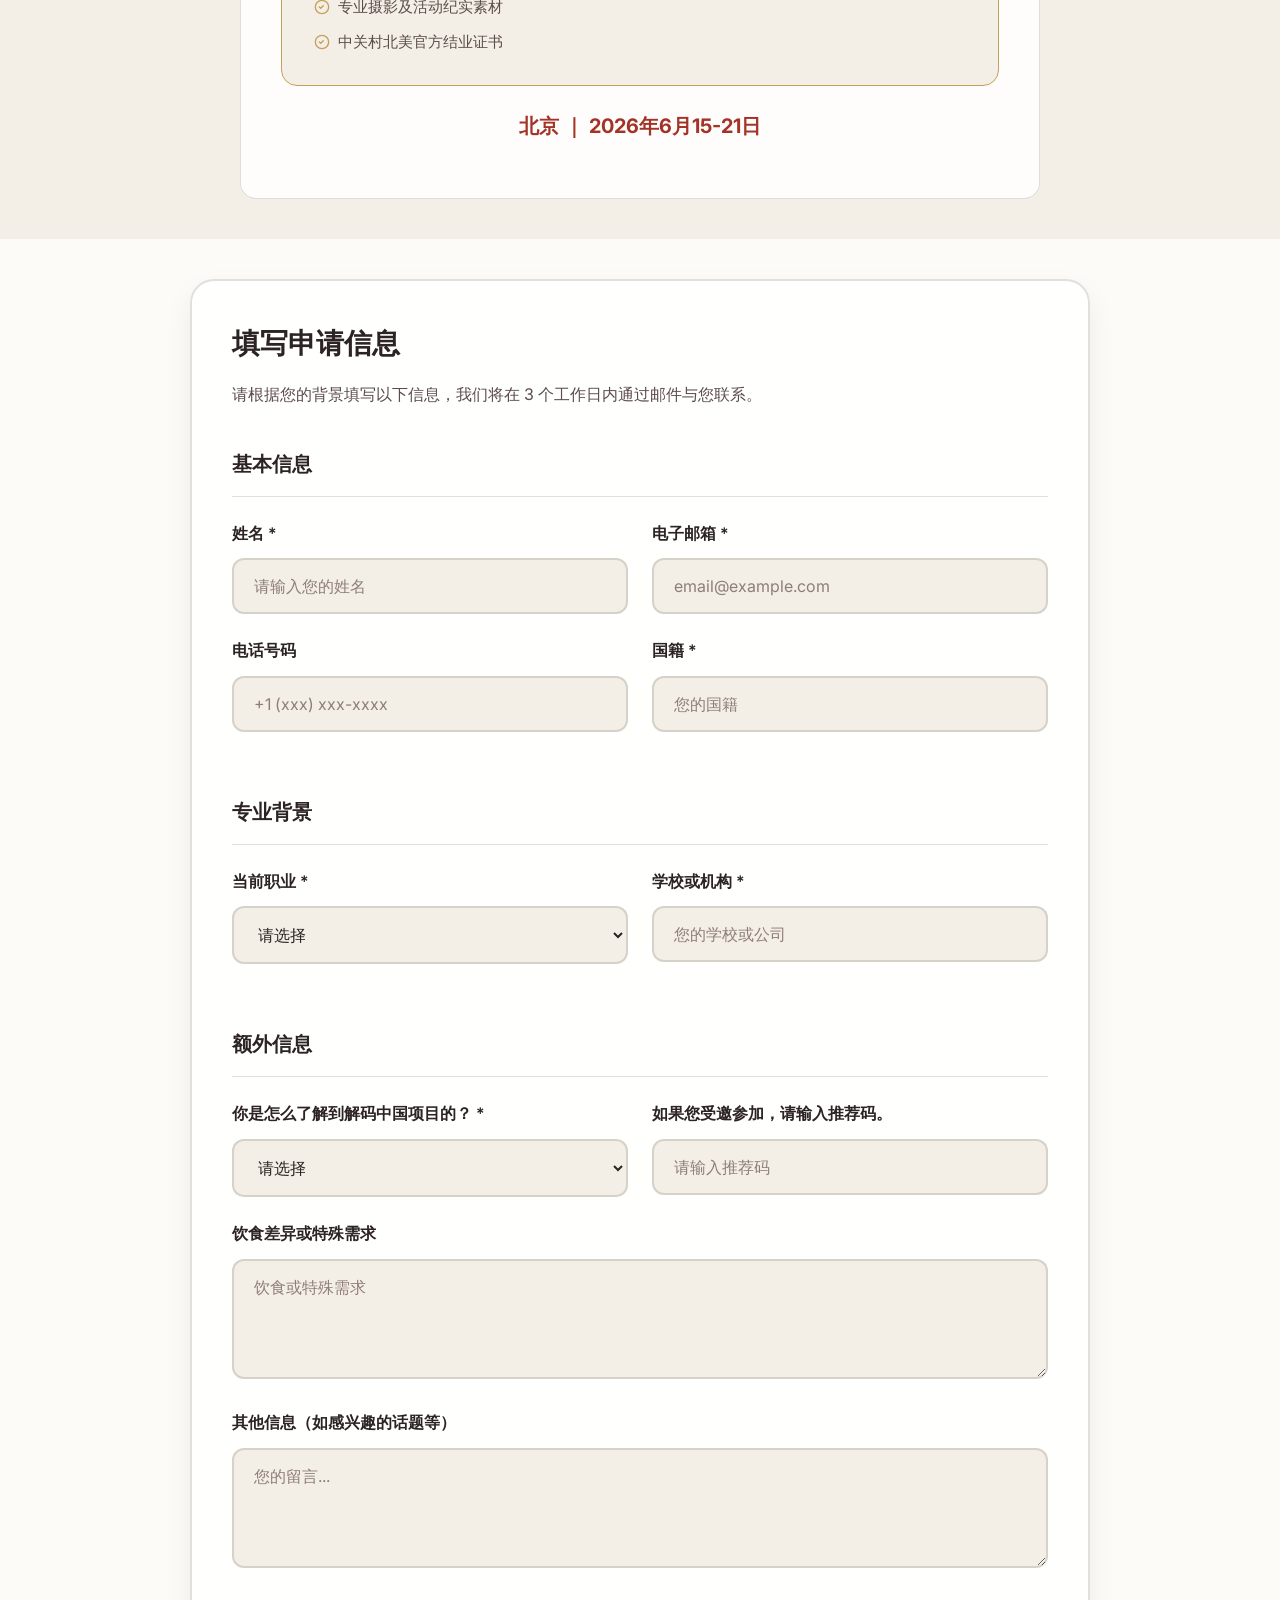
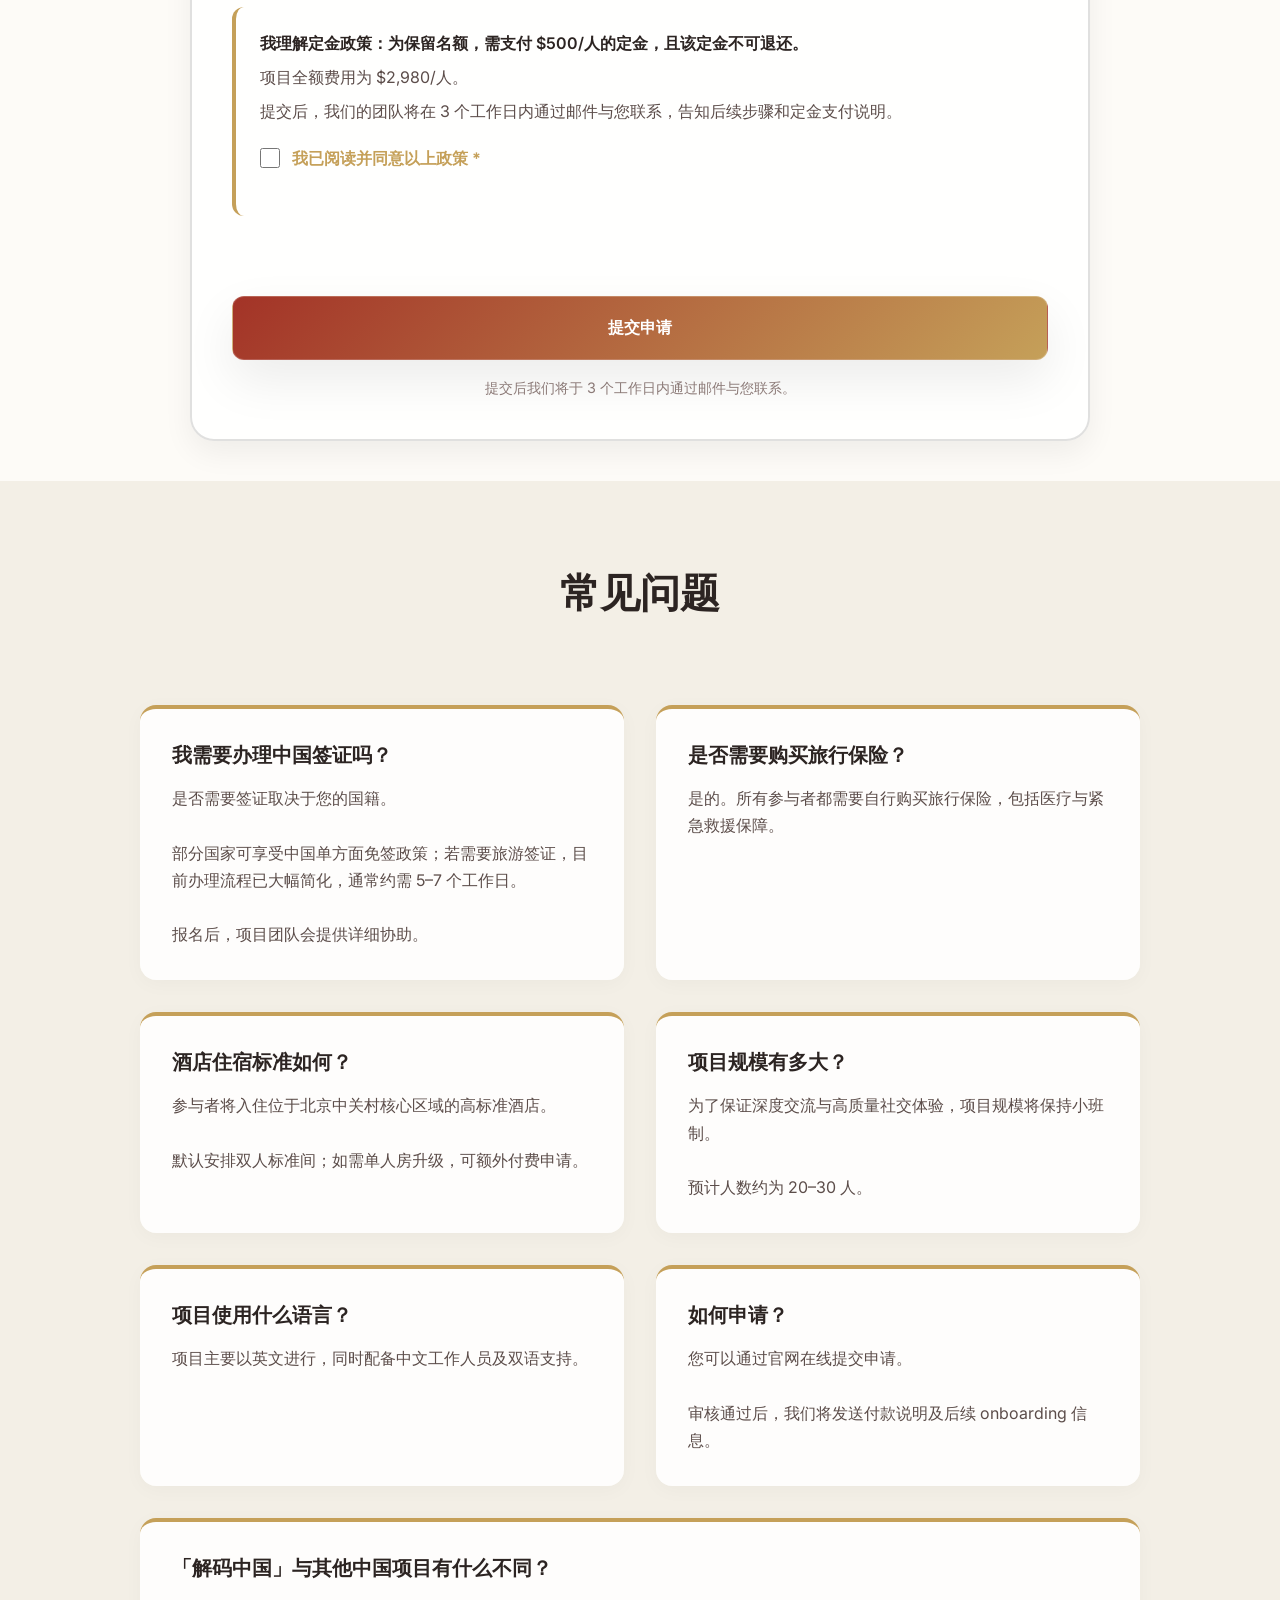
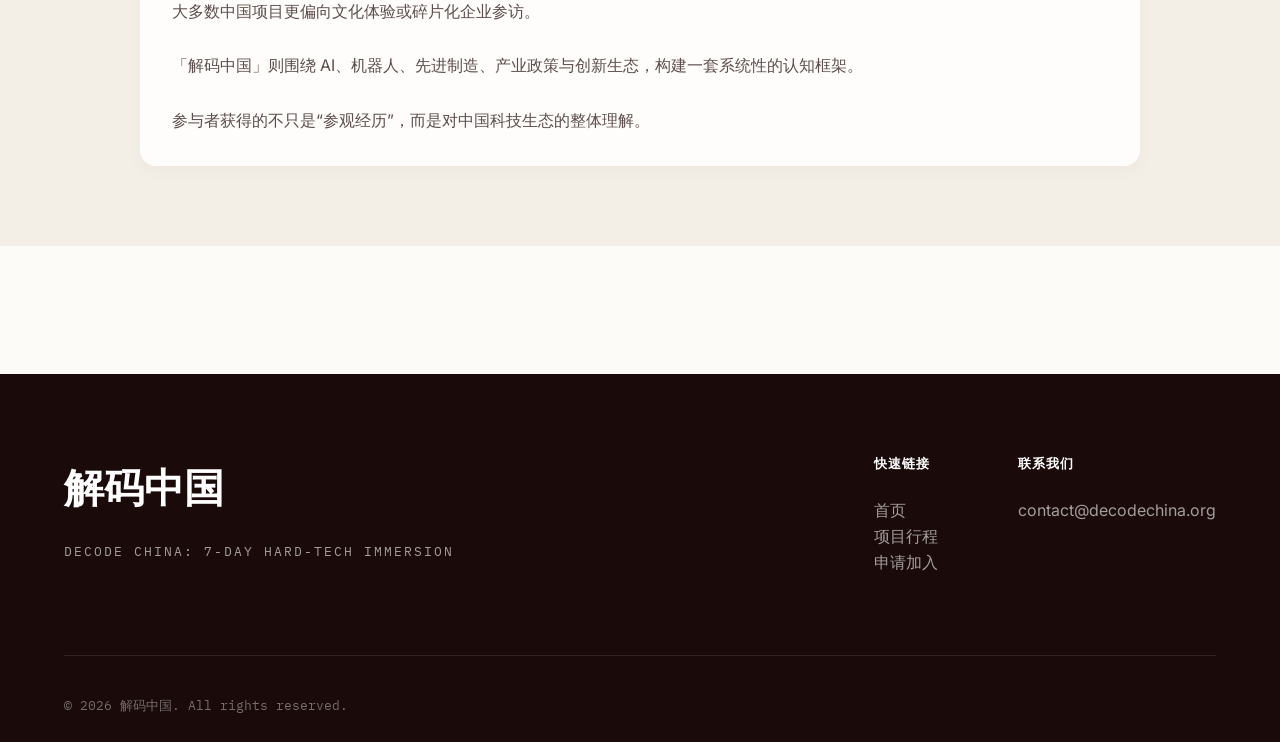
<file: apply.html>
<!DOCTYPE html>
<html lang="zh-CN">

<head>
    <meta charset="UTF-8">
    <meta name="viewport" content="width=device-width, initial-scale=1.0">
    <title>申请 | 解码中国</title>
    <meta name="description" content="解码中国申请 - Apply for Decode China">
    <link rel="stylesheet" href="css/style.css">
    <link
        href="https://fonts.googleapis.com/css2?family=Inter:wght@400;500;600&family=Playfair+Display:ital,wght@0,700;0,800;1,700&family=IBM+Plex+Mono:wght@400;500&family=Space+Grotesk:wght@600;700&display=swap"
        rel="stylesheet">
</head>

<body>
    <!-- 背景装饰图层 -->
    <div class="bg-decor">
        <div class="bg-grid"></div>
        <div class="bg-motif"></div>
        <div class="bg-shape shape-1"></div>
        <div class="bg-shape shape-2"></div>
        <div class="bg-shape shape-3"></div>
    </div>

    <!-- 导航栏 -->
    <nav class="navbar">
        <div class="container">
            <div class="nav-brand">
                <a href="index.html">
                    <h2>解码中国</h2>
                    <span class="subtitle">Decode China</span>
                </a>
            </div>
            <ul class="nav-menu">
                <li><a href="index.html"><span class="lang-zh">首页</span><span class="lang-en">Home</span></a></li>
                <li><a href="index.html#about"><span class="lang-zh">关于我们</span><span class="lang-en">About</span></a>
                </li>
                <li><a href="stories.html"><span class="lang-zh">项目行程</span><span class="lang-en">Itinerary</span></a>
                </li>
                <li><a href="apply.html#apply-form" class="active nav-btn-highlight"><span
                            class="lang-zh">立即报名</span><span class="lang-en">Apply Now</span></a></li>
                <li class="lang-switcher">
                    <button class="lang-btn" data-lang="zh">CN</button>
                    <span style="color: var(--text-muted); font-size: 0.7rem;">|</span>
                    <button class="lang-btn" data-lang="en">EN</button>
                </li>
            </ul>
        </div>
    </nav>

    <!-- 页面标题 -->
    <section class="page-hero">
        <div class="container">
            <h1
                style="background: var(--gradient-primary); -webkit-background-clip: text; background-clip: text; -webkit-text-fill-color: transparent;">
                <span class="lang-zh">准备好解码中国了吗？</span><span class="lang-en">READY TO DECODE CHINA?</span>
            </h1>
            <p class="page-description">
                <span class="lang-zh">席位有限，采取滚动录取制。锁定 2026 年最重要的这一周。</span>
                <span class="lang-en">Spots are limited and filled on a rolling basis. Secure your place in the most
                    important week of 2026.</span>
            </p>
        </div>
    </section>

    <!-- 申请说明 -->
    <section class="apply-info">
        <div class="container">
            <div class="info-box">
                <h2><span class="lang-zh">为想提前看见未来的人而设计</span><span class="lang-en">Built For People Who Want To See The
                        Future Early</span></h2>
                <p>
                    <span class="lang-zh">“解码中国”专为那些渴望超越表象、深度洞察价值的<strong>创新者与决策者</strong>量身打造。</span>
                    <span class="lang-en">Decode China is built for <strong>driven professionals</strong> who want more
                        than headlines.</span>
                </p>

                <ul class="check-list" style="list-style: none;">
                    <li style="display: flex; gap: 1rem; margin-bottom: 1.5rem; align-items: flex-start;">
                        <svg style="flex-shrink: 0; margin-top: 0.2rem; color: var(--accent-gold);" width="28"
                            height="28" viewBox="0 0 24 24" fill="none" stroke="currentColor" stroke-width="2"
                            stroke-linecap="round" stroke-linejoin="round">
                            <path d="M22 10v6M2 10l10-5 10 5-10 5z" />
                            <path d="M6 12v5c3 3 9 3 12 0v-5" />
                        </svg>
                        <div>
                            <strong style="font-size: 1.1rem;"><span class="lang-zh">MBA 学员</span><span
                                    class="lang-en">MBA Student</span></strong>
                            <p style="margin-top: 0.25rem; font-size: 0.95rem; color: var(--text-secondary);">
                                <span class="lang-zh">在进入咨询、投资或管理岗位前，建立对中国科技生态的系统性认知。</span>
                                <span class="lang-en">Build firsthand understanding of China’s technology landscape
                                    before entering consulting, investing, or leadership roles.</span>
                            </p>
                        </div>
                    </li>
                    <li style="display: flex; gap: 1rem; margin-bottom: 1.5rem; align-items: flex-start;">
                        <svg style="flex-shrink: 0; margin-top: 0.2rem; color: var(--accent-gold);" width="28"
                            height="28" viewBox="0 0 24 24" fill="none" stroke="currentColor" stroke-width="2"
                            stroke-linecap="round" stroke-linejoin="round">
                            <rect x="4" y="4" width="16" height="16" rx="2" ry="2" />
                            <rect x="9" y="9" width="6" height="6" />
                            <line x1="9" y1="1" x2="9" y2="4" />
                            <line x1="15" y1="1" x2="15" y2="4" />
                            <line x1="9" y1="20" x2="9" y2="23" />
                            <line x1="15" y1="20" x2="15" y2="23" />
                            <line x1="20" y1="9" x2="23" y2="9" />
                            <line x1="20" y1="14" x2="23" y2="14" />
                            <line x1="1" y1="9" x2="4" y2="9" />
                            <line x1="1" y1="14" x2="4" y2="14" />
                        </svg>
                        <div>
                            <strong style="font-size: 1.1rem;"><span class="lang-zh">科技行业从业者</span><span
                                    class="lang-en">Tech Professionals</span></strong>
                            <p style="margin-top: 0.25rem; font-size: 0.95rem; color: var(--text-secondary);">
                                <span class="lang-zh">亲身观察 AI、机器人、自动驾驶与先进制造如何在中国快速演进。</span>
                                <span class="lang-en">See how AI, robotics, autonomous driving, and manufacturing are
                                    evolving inside China’s innovation ecosystem.</span>
                            </p>
                        </div>
                    </li>
                    <li style="display: flex; gap: 1rem; margin-bottom: 1.5rem; align-items: flex-start;">
                        <svg style="flex-shrink: 0; margin-top: 0.2rem; color: var(--accent-gold);" width="28"
                            height="28" viewBox="0 0 24 24" fill="none" stroke="currentColor" stroke-width="2"
                            stroke-linecap="round" stroke-linejoin="round">
                            <path d="M3 3v18h18" />
                            <path d="m19 9-5 5-4-4-3 3" />
                        </svg>
                        <div>
                            <strong style="font-size: 1.1rem;"><span class="lang-zh">投资人与创业者</span><span
                                    class="lang-en">Investors & Founders</span></strong>
                            <p style="margin-top: 0.25rem; font-size: 0.95rem; color: var(--text-secondary);">
                                <span class="lang-zh">接触正在塑造下一代全球科技格局的企业、研究者与产业实践者。</span>
                                <span class="lang-en">Meet the companies, researchers, and operators shaping the next
                                    generation of global technology.</span>
                            </p>
                        </div>
                    </li>
                    <li style="display: flex; gap: 1rem; margin-bottom: 1.5rem; align-items: flex-start;">
                        <svg style="flex-shrink: 0; margin-top: 0.2rem; color: var(--accent-gold);" width="28"
                            height="28" viewBox="0 0 24 24" fill="none" stroke="currentColor" stroke-width="2"
                            stroke-linecap="round" stroke-linejoin="round">
                            <circle cx="12" cy="12" r="10" />
                            <polygon points="16.24 7.76 14.12 14.12 7.76 16.24 9.88 9.88 16.24 7.76" />
                        </svg>
                        <div>
                            <strong style="font-size: 1.1rem;"><span class="lang-zh">战略与咨询专业人士</span><span
                                    class="lang-en">Strategists & Consultants</span></strong>
                            <p style="margin-top: 0.25rem; font-size: 0.95rem; color: var(--text-secondary);">
                                <span class="lang-zh">深入理解供应链、产业政策与新兴技术趋势背后的逻辑。</span>
                                <span class="lang-en">Develop deeper context around supply chains, industrial policy,
                                    and emerging technology trends.</span>
                            </p>
                        </div>
                    </li>
                </ul>

                <p
                    style="margin-top: 2.5rem; font-size: 1.15rem; font-weight: 600; color: var(--primary-red); line-height: 1.6; border-left: 4px solid var(--accent-gold); padding-left: 1rem;">
                    <span class="lang-zh">从北京出发，亲身理解 AI、机器人、先进制造与数字基础设施如何重塑未来。</span>
                    <span class="lang-en">Start from Beijing, experience firsthand how AI, robotics, advanced
                        manufacturing, and digital infrastructure are reshaping the future.</span>
                </p>
                <div class="pricing-card reveal"
                    style="margin-top: 3rem; background: var(--bg-secondary); padding: clamp(1.2rem, 5vw, 2rem); border-radius: 16px; border: 1px solid var(--accent-gold); box-sizing: border-box; overflow-wrap: break-word; word-wrap: break-word;">
                    <div class="price-header" style="margin-bottom: 2rem;">
                        <h3 style="color: var(--accent-gold); margin-bottom: 0.5rem;"><span
                                class="lang-zh">项目价格</span><span class="lang-en">Pricing</span></h3>
                        <div
                            style="display: flex; gap: clamp(1rem, 3vw, 2rem); align-items: baseline; flex-wrap: wrap;">
                            <div class="price-amount" style="font-size: clamp(2rem, 6vw, 2.5rem); font-weight: 800;">
                                $2,980</div>
                            <div class="price-label" style="font-size: 0.9rem; opacity: 0.7;">
                                <span class="lang-zh">项目全款</span><span class="lang-en">Full Program Fee</span>
                            </div>
                        </div>
                    </div>
                    <div class="pricing-details"
                        style="display: grid; grid-template-columns: repeat(auto-fit, minmax(min(100%, 250px), 1fr)); gap: 2rem;">
                        <div class="inclusion">
                            <h4
                                style="margin-bottom: 1rem; color: var(--text-primary); display: flex; align-items: center; gap: 0.5rem;">
                                <svg width="20" height="20" viewBox="0 0 24 24" fill="none" stroke="var(--accent-gold)"
                                    stroke-width="2">
                                    <polyline points="20 6 9 17 4 12"></polyline>
                                </svg><span class="lang-zh">包含内容</span><span class="lang-en">What's Included</span>
                            </h4>
                            <ul
                                style="list-style: none; font-size: 0.95rem; color: var(--text-secondary); line-height: 1.5; display: flex; flex-direction: column; gap: 0.75rem;">
                                <li style="display: flex; gap: 0.5rem; align-items: flex-start;"><svg
                                        style="flex-shrink: 0; margin-top: 0.2rem;" width="16" height="16"
                                        viewBox="0 0 24 24" fill="none" stroke="var(--accent-gold)" stroke-width="2"
                                        stroke-linecap="round" stroke-linejoin="round">
                                        <circle cx="12" cy="12" r="10" />
                                        <path d="M8 12l2 2 4-4" />
                                    </svg><span><span class="lang-zh">6 晚北京高标准酒店住宿（双人标准间，含每日早餐）</span><span
                                            class="lang-en">6 Nights Premium Hotel Stay in Beijing (Double occupancy,
                                            daily breakfast included)</span></span></li>
                                <li style="display: flex; gap: 0.5rem; align-items: flex-start;"><svg
                                        style="flex-shrink: 0; margin-top: 0.2rem;" width="16" height="16"
                                        viewBox="0 0 24 24" fill="none" stroke="var(--accent-gold)" stroke-width="2"
                                        stroke-linecap="round" stroke-linejoin="round">
                                        <circle cx="12" cy="12" r="10" />
                                        <path d="M8 12l2 2 4-4" />
                                    </svg><span><span class="lang-zh">全部企业参访、闭门交流与官方活动安排</span><span class="lang-en">All
                                            company visits, closed-door exchanges, and official activities</span></span>
                                </li>
                                <li style="display: flex; gap: 0.5rem; align-items: flex-start;"><svg
                                        style="flex-shrink: 0; margin-top: 0.2rem;" width="16" height="16"
                                        viewBox="0 0 24 24" fill="none" stroke="var(--accent-gold)" stroke-width="2"
                                        stroke-linecap="round" stroke-linejoin="round">
                                        <circle cx="12" cy="12" r="10" />
                                        <path d="M8 12l2 2 4-4" />
                                    </svg><span><span class="lang-zh">摩尔线程、BAAI、百度
                                            Apollo、小米、Galbot、京东等核心科技机构参访</span><span class="lang-en">Visits to Moore
                                            Threads, BAAI, Baidu Apollo, Xiaomi, Galbot, JD.com and other core tech
                                            institutions</span></span></li>
                                <li style="display: flex; gap: 0.5rem; align-items: flex-start;"><svg
                                        style="flex-shrink: 0; margin-top: 0.2rem;" width="16" height="16"
                                        viewBox="0 0 24 24" fill="none" stroke="var(--accent-gold)" stroke-width="2"
                                        stroke-linecap="round" stroke-linejoin="round">
                                        <circle cx="12" cy="12" r="10" />
                                        <path d="M8 12l2 2 4-4" />
                                    </svg><span><span class="lang-zh">全程空调专车及指定接送机服务</span><span class="lang-en">Full
                                            A/C transport and designated airport transfers</span></span></li>
                                <li style="display: flex; gap: 0.5rem; align-items: flex-start;"><svg
                                        style="flex-shrink: 0; margin-top: 0.2rem;" width="16" height="16"
                                        viewBox="0 0 24 24" fill="none" stroke="var(--accent-gold)" stroke-width="2"
                                        stroke-linecap="round" stroke-linejoin="round">
                                        <circle cx="12" cy="12" r="10" />
                                        <path d="M8 12l2 2 4-4" />
                                    </svg><span><span class="lang-zh">资深双语导游、项目工作人员及专家陪同</span><span
                                            class="lang-en">Bilingual guides, staff, and topic experts</span></span>
                                </li>
                                <li style="display: flex; gap: 0.5rem; align-items: flex-start;"><svg
                                        style="flex-shrink: 0; margin-top: 0.2rem;" width="16" height="16"
                                        viewBox="0 0 24 24" fill="none" stroke="var(--accent-gold)" stroke-width="2"
                                        stroke-linecap="round" stroke-linejoin="round">
                                        <circle cx="12" cy="12" r="10" />
                                        <path d="M8 12l2 2 4-4" />
                                    </svg><span><span class="lang-zh">行程内文化体验及景点门票</span><span class="lang-en">Cultural
                                            experiences and attraction tickets</span></span></li>
                                <li style="display: flex; gap: 0.5rem; align-items: flex-start;"><svg
                                        style="flex-shrink: 0; margin-top: 0.2rem;" width="16" height="16"
                                        viewBox="0 0 24 24" fill="none" stroke="var(--accent-gold)" stroke-width="2"
                                        stroke-linecap="round" stroke-linejoin="round">
                                        <circle cx="12" cy="12" r="10" />
                                        <path d="M8 12l2 2 4-4" />
                                    </svg><span><span class="lang-zh">开营晚宴、结业晚宴及精选行程内餐食</span><span
                                            class="lang-en">Welcome dinner, farewell dinner, and selected
                                            meals</span></span></li>
                                <li style="display: flex; gap: 0.5rem; align-items: flex-start;"><svg
                                        style="flex-shrink: 0; margin-top: 0.2rem;" width="16" height="16"
                                        viewBox="0 0 24 24" fill="none" stroke="var(--accent-gold)" stroke-width="2"
                                        stroke-linecap="round" stroke-linejoin="round">
                                        <circle cx="12" cy="12" r="10" />
                                        <path d="M8 12l2 2 4-4" />
                                    </svg><span><span class="lang-zh">专业摄影及活动纪实素材</span><span
                                            class="lang-en">Professional photography and documentary media</span></span>
                                </li>
                                <li style="display: flex; gap: 0.5rem; align-items: flex-start;"><svg
                                        style="flex-shrink: 0; margin-top: 0.2rem;" width="16" height="16"
                                        viewBox="0 0 24 24" fill="none" stroke="var(--accent-gold)" stroke-width="2"
                                        stroke-linecap="round" stroke-linejoin="round">
                                        <circle cx="12" cy="12" r="10" />
                                        <path d="M8 12l2 2 4-4" />
                                    </svg><span><span class="lang-zh">中关村北美官方结业证书</span><span class="lang-en">ZGC North
                                            America Official Completion Certificate</span></span></li>
                            </ul>
                        </div>
                        <div class="exclusion">
                            <h4
                                style="margin-bottom: 1rem; color: var(--text-primary); display: flex; align-items: center; gap: 0.5rem;">
                                <svg width="20" height="20" viewBox="0 0 24 24" fill="none" stroke="var(--primary-red)"
                                    stroke-width="2">
                                    <line x1="18" y1="6" x2="6" y2="18"></line>
                                    <line x1="6" y1="6" x2="18" y2="18"></line>
                                </svg><span class="lang-zh">自理项目</span><span class="lang-en">Self-Funded Items</span>
                            </h4>
                            <ul
                                style="list-style: none; font-size: 0.95rem; color: var(--text-secondary); line-height: 1.5; display: flex; flex-direction: column; gap: 0.75rem;">
                                <li style="display: flex; gap: 0.5rem; align-items: flex-start;"><svg
                                        style="flex-shrink: 0; margin-top: 0.2rem;" width="16" height="16"
                                        viewBox="0 0 24 24" fill="none" stroke="var(--primary-red)" stroke-width="2"
                                        stroke-linecap="round" stroke-linejoin="round">
                                        <circle cx="12" cy="12" r="10" />
                                        <line x1="15" y1="9" x2="9" y2="15" />
                                        <line x1="9" y1="9" x2="15" y2="15" />
                                    </svg><span><span class="lang-zh">国际/国内往返机票</span><span
                                            class="lang-en">International & Domestic Flights</span></span></li>
                                <li style="display: flex; gap: 0.5rem; align-items: flex-start;"><svg
                                        style="flex-shrink: 0; margin-top: 0.2rem;" width="16" height="16"
                                        viewBox="0 0 24 24" fill="none" stroke="var(--primary-red)" stroke-width="2"
                                        stroke-linecap="round" stroke-linejoin="round">
                                        <circle cx="12" cy="12" r="10" />
                                        <line x1="15" y1="9" x2="9" y2="15" />
                                        <line x1="9" y1="9" x2="15" y2="15" />
                                    </svg><span><span class="lang-zh">中国签证申请费用</span><span class="lang-en">China Visa
                                            Application Fees</span></span></li>
                                <li style="display: flex; gap: 0.5rem; align-items: flex-start;"><svg
                                        style="flex-shrink: 0; margin-top: 0.2rem;" width="16" height="16"
                                        viewBox="0 0 24 24" fill="none" stroke="var(--primary-red)" stroke-width="2"
                                        stroke-linecap="round" stroke-linejoin="round">
                                        <circle cx="12" cy="12" r="10" />
                                        <line x1="15" y1="9" x2="9" y2="15" />
                                        <line x1="9" y1="9" x2="15" y2="15" />
                                    </svg><span><span class="lang-zh">个人旅行、医疗及意外保险</span><span class="lang-en">Personal
                                            Travel, Medical & Accident Insurance</span></span></li>
                                <li style="display: flex; gap: 0.5rem; align-items: flex-start;"><svg
                                        style="flex-shrink: 0; margin-top: 0.2rem;" width="16" height="16"
                                        viewBox="0 0 24 24" fill="none" stroke="var(--primary-red)" stroke-width="2"
                                        stroke-linecap="round" stroke-linejoin="round">
                                        <circle cx="12" cy="12" r="10" />
                                        <line x1="15" y1="9" x2="9" y2="15" />
                                        <line x1="9" y1="9" x2="15" y2="15" />
                                    </svg><span><span class="lang-zh">行程外个人消费（通讯、洗衣、额外餐饮等）</span><span
                                            class="lang-en">Personal Expenses (Telecom, Laundry, Extra Meals,
                                            etc.)</span></span></li>
                                <li style="display: flex; gap: 0.5rem; align-items: flex-start;"><svg
                                        style="flex-shrink: 0; margin-top: 0.2rem;" width="16" height="16"
                                        viewBox="0 0 24 24" fill="none" stroke="var(--primary-red)" stroke-width="2"
                                        stroke-linecap="round" stroke-linejoin="round">
                                        <circle cx="12" cy="12" r="10" />
                                        <line x1="15" y1="9" x2="9" y2="15" />
                                        <line x1="9" y1="9" x2="15" y2="15" />
                                    </svg><span><span class="lang-zh">单人房升级费用（如需）</span><span class="lang-en">Single
                                            Room Upgrade Fee (If needed)</span></span></li>
                                <li style="display: flex; gap: 0.5rem; align-items: flex-start;"><svg
                                        style="flex-shrink: 0; margin-top: 0.2rem;" width="16" height="16"
                                        viewBox="0 0 24 24" fill="none" stroke="var(--primary-red)" stroke-width="2"
                                        stroke-linecap="round" stroke-linejoin="round">
                                        <circle cx="12" cy="12" r="10" />
                                        <line x1="15" y1="9" x2="9" y2="15" />
                                        <line x1="9" y1="9" x2="15" y2="15" />
                                    </svg><span><span class="lang-zh">自选/额外活动产生的费用</span><span class="lang-en">Fees for
                                            Optional/Extra Activities</span></span></li>
                            </ul>
                        </div>
                    </div>
                </div>

                <p class="highlight"
                    style="text-align: center; color: var(--primary-red); font-size: 1.25rem; font-weight: 700; margin-top: 1.5rem;">
                    <span class="lang-zh">北京 ｜ 2026年6月15-21日</span>
                    <span class="lang-en">Beijing, China ｜ June 15-21, 2026</span>
                </p>
            </div>
        </div>
    </section>

    <!-- 申请表单 -->
    <section class="apply-form-section" id="apply-form">
        <div class="container">
            <div class="form-container">
                <h2><span class="lang-zh">填写申请信息</span><span class="lang-en">Application Form</span></h2>
                <p class="form-intro">
                    <span class="lang-zh">请根据您的背景填写以下信息，我们将在 3 个工作日内通过邮件与您联系。</span>
                    <span class="lang-en">Please fill in the details below. We will contact you via email within 3
                        working days.</span>
                </p>

                <form id="application-form">
                    <!-- 基本信息 Basic Info -->
                    <div class="form-section">
                        <h3 class="section-title"><span class="lang-zh">基本信息</span><span class="lang-en">Basic
                                Information</span></h3>
                        <div class="form-row">
                            <div class="form-group">
                                <label for="name"><span class="lang-zh">姓名</span><span class="lang-en">Full Name</span>
                                    *</label>
                                <input type="text" id="name" name="name" required placeholder="Your full name">
                            </div>
                            <div class="form-group">
                                <label for="email"><span class="lang-zh">电子邮箱</span><span class="lang-en">Email
                                        Address</span> *</label>
                                <input type="email" id="email" name="email" required placeholder="email@example.com">
                            </div>
                        </div>
                        <div class="form-row">
                            <div class="form-group">
                                <label for="phone"><span class="lang-zh">电话号码</span><span class="lang-en">Phone
                                        Number</span></label>
                                <input type="tel" id="phone" name="phone" placeholder="+1 (xxx) xxx-xxxx">
                            </div>
                            <div class="form-group">
                                <label for="nationality"><span class="lang-zh">国籍</span><span
                                        class="lang-en">Nationality</span> *</label>
                                <input type="text" id="nationality" name="nationality" required
                                    placeholder="Your nationality">
                            </div>
                        </div>
                    </div>

                    <!-- 专业背景 Professional Background -->
                    <div class="form-section">
                        <h3 class="section-title"><span class="lang-zh">专业背景</span><span class="lang-en">Professional
                                Background</span></h3>
                        <div class="form-row">
                            <div class="form-group">
                                <label for="role"><span class="lang-zh">当前职业</span><span class="lang-en">Current
                                        Role</span> *</label>
                                <select id="role-zh" class="lang-zh" name="role" required>
                                    <option value="" disabled selected>请选择</option>
                                    <option value="MBA Student">MBA 在读</option>
                                    <option value="Graduate Student">硕士/博士在读</option>
                                    <option value="Strategy Consultant">战略顾问</option>
                                    <option value="VC / Investor">VC / 投资人</option>
                                    <option value="Corporate Strategist">企业战略人员</option>
                                    <option value="Other">其他</option>
                                </select>
                                <select id="role-en" class="lang-en" name="role_en" required>
                                    <option value="" disabled selected>Please select</option>
                                    <option value="MBA Student">MBA Student</option>
                                    <option value="Graduate Student">Graduate Student</option>
                                    <option value="Strategy Consultant">Strategy Consultant</option>
                                    <option value="VC / Investor">VC / Investor</option>
                                    <option value="Corporate Strategist">Corporate Strategist</option>
                                    <option value="Other">Other</option>
                                </select>
                            </div>
                            <div class="form-group">
                                <label for="organization"><span class="lang-zh">学校或机构</span><span class="lang-en">School
                                        or Organization</span> *</label>
                                <input type="text" id="organization" name="organization" required
                                    placeholder="Your university or company">
                            </div>
                        </div>
                    </div>

                    <!-- 其他信息 Other Details -->
                    <div class="form-section">
                        <h3 class="section-title"><span class="lang-zh">额外信息</span><span class="lang-en">Additional
                                Information</span></h3>
                        <div class="form-row">
                            <div class="form-group">
                                <label for="hear-about"><span class="lang-zh">你是怎么了解到解码中国项目的？</span><span
                                        class="lang-en">How did you hear about Decode China?</span> *</label>
                                <select id="hear-about-zh" class="lang-zh" name="hear_about" required>
                                    <option value="" disabled selected>请选择</option>
                                    <option value="From a friend / colleague">朋友/同事推荐</option>
                                    <option value="Social media">社交媒体</option>
                                    <option value="Email / newsletter">邮件/新闻简报</option>
                                    <option value="University / school network">校友/学校网络</option>
                                    <option value="Other">其他</option>
                                </select>
                                <select id="hear-about-en" class="lang-en" name="hear_about_en" required>
                                    <option value="" disabled selected>Please select</option>
                                    <option value="From a friend / colleague">From a friend / colleague</option>
                                    <option value="Social media">Social media</option>
                                    <option value="Email / newsletter">Email / newsletter</option>
                                    <option value="University / school network">University / school network</option>
                                    <option value="Other">Other</option>
                                </select>
                            </div>
                            <div class="form-group">
                                <label for="referral"><span class="lang-en">If invited, please enter the
                                        referral code.</span><span class="lang-zh">如果您受邀参加，请输入推荐码。</span></label>
                                <input type="text" id="referral" name="referral" placeholder="Enter code">
                            </div>
                        </div>
                        <div class="form-group">
                            <label for="dietary"><span class="lang-en">Any dietary restrictions or accessibility
                                    needs?</span><span class="lang-zh">饮食差异或特殊需求</span></label>
                            <textarea id="dietary" name="dietary" rows="2"
                                placeholder="Dietary / Accessibility needs"></textarea>
                        </div>
                        <div class="form-group">
                            <label for="other-info"><span class="lang-zh">其他信息（如感兴趣的话题等）</span><span
                                    class="lang-en">Other Information (e.g. Topics of Interest, etc.)</span></label>
                            <textarea id="other-info" name="other_info" rows="2"
                                placeholder="Your message..."></textarea>
                        </div>

                        <!-- Policy Text Block -->
                        <div class="policy-text-block"
                            style="background: rgba(255,255,255,0.05); padding: 1.5rem; border-radius: 12px; margin: 2rem 0; border-left: 4px solid var(--accent-gold);">
                            <p style="font-weight: 600; color: var(--text-primary); margin-bottom: 0.5rem;">
                                <span class="lang-en">I understand the deposit policy: $500/person is required to
                                    reserve a spot, and is non-refundable.</span>
                                <span class="lang-zh">我理解定金政策：为保留名额，需支付 $500/人的定金，且该定金不可退还。</span>
                            </p>
                            <p style="color: var(--text-secondary); margin-bottom: 0.5rem;">
                                <span class="lang-en">The full program fee is $2,980/person.</span>
                                <span class="lang-zh">项目全额费用为 $2,980/人。</span>
                            </p>
                            <p style="color: var(--text-secondary);">
                                <span class="lang-en">After submitting, our team will reach out within 3 business days
                                    with next steps and deposit instructions.</span>
                                <span class="lang-zh">提交后，我们的团队将在 3 个工作日内通过邮件与您联系，告知后续步骤和定金支付说明。</span>
                            </p>

                            <div class="form-group checkbox-group"
                                style="display: flex; align-items: center; gap: 0.75rem; margin-top: 1.5rem;">
                                <input type="checkbox" id="policy-agree" name="policy_agree" required
                                    style="width: 20px; height: 20px; margin: 0; cursor: pointer; flex-shrink: 0;">
                                <label for="policy-agree"
                                    style="font-weight: 700; color: var(--accent-gold); cursor: pointer; margin: 0; line-height: 1.2; display: flex; align-items: center;">
                                    <span class="lang-zh">我已阅读并同意以上政策 *</span><span class="lang-en">I agree to the
                                        policy *</span>
                                </label>
                            </div>
                        </div>
                    </div>

                    <!-- 提交按钮 Submit -->
                    <div class="form-actions">
                        <button type="submit" class="btn btn-primary" id="submit-btn"
                            style="width: 100%; padding: 1.25rem;">
                            <span class="lang-zh">提交申请</span><span class="lang-en">Submit Application</span>
                        </button>
                        <p class="form-note" style="text-align: center; margin-top: 1rem;">
                            <span class="lang-zh">提交后我们将于 3 个工作日内通过邮件与您联系。</span>
                            <span class="lang-en">Our team will follow up within 3 business days via email.</span>
                        </p>
                    </div>
                </form>

                <!-- 成功消息 -->
                <div id="success-message" class="success-message" style="display: none;">
                    <div class="success-icon">✓</div>
                    <h3>提交成功！</h3>
                    <p>感谢您的申请。</p>
                    <p class="en">Thank you for your application.</p>
                    <button class="btn btn-secondary" onclick="location.reload()">提交另一份申请</button>
                </div>
            </div>
        </div>
    </section>

    <!-- 常见问题 -->
    <section class="faq-section">
        <div class="container">
            <h2><span class="lang-zh">常见问题</span><span class="lang-en">FAQ</span></h2>

            <div class="faq-list">
                <div class="faq-item">
                    <h4><span class="lang-zh">我需要办理中国签证吗？</span><span class="lang-en">Do I need a visa to enter
                            China?</span></h4>
                    <p>
                        <span class="lang-zh">是否需要签证取决于您的国籍。<br><br>部分国家可享受中国单方面免签政策；若需要旅游签证，目前办理流程已大幅简化，通常约需 5–7
                            个工作日。<br><br>报名后，项目团队会提供详细协助。</span>
                        <span class="lang-en">Visa requirements depend on your nationality.<br><br>Some countries are
                            eligible for China’s unilateral visa-free entry policy. For participants who require a
                            tourist visa, the process has become significantly simpler and typically takes around 5–7
                            business days.<br><br>Our team will provide guidance after registration.</span>
                    </p>
                </div>
                <div class="faq-item">
                    <h4><span class="lang-zh">是否需要购买旅行保险？</span><span class="lang-en">Is travel insurance
                            required?</span></h4>
                    <p>
                        <span class="lang-zh">是的。所有参与者都需要自行购买旅行保险，包括医疗与紧急救援保障。</span>
                        <span class="lang-en">Yes. All participants are required to obtain their own travel insurance,
                            including medical and emergency coverage.</span>
                    </p>
                </div>
                <div class="faq-item">
                    <h4><span class="lang-zh">酒店住宿标准如何？</span><span class="lang-en">What is the accommodation
                            standard?</span></h4>
                    <p>
                        <span class="lang-zh">参与者将入住位于北京中关村核心区域的高标准酒店。<br><br>默认安排双人标准间；如需单人房升级，可额外付费申请。</span>
                        <span class="lang-en">Participants will stay in a high-standard hotel located in Beijing’s
                            Zhongguancun core area.<br><br>Double occupancy is included by default. Single-room upgrades
                            may be available for an additional fee.</span>
                    </p>
                </div>
                <div class="faq-item">
                    <h4><span class="lang-zh">项目规模有多大？</span><span class="lang-en">How large is the cohort?</span></h4>
                    <p>
                        <span class="lang-zh">为了保证深度交流与高质量社交体验，项目规模将保持小班制。<br><br>预计人数约为 20–30 人。</span>
                        <span class="lang-en">The cohort is intentionally kept small to encourage meaningful
                            conversations and high-quality networking.<br><br>Expected cohort size: approximately 20–30
                            participants.</span>
                    </p>
                </div>


                <div class="faq-item">
                    <h4><span class="lang-zh">项目使用什么语言？</span><span class="lang-en">What language will the program be
                            conducted in?</span></h4>
                    <p>
                        <span class="lang-zh">项目主要以英文进行，同时配备中文工作人员及双语支持。</span>
                        <span class="lang-en">The primary language of the program will be English. Chinese-speaking
                            staff and bilingual support will also be available throughout the trip.</span>
                    </p>
                </div>
                <div class="faq-item">
                    <h4><span class="lang-zh">如何申请？</span><span class="lang-en">How do I apply?</span></h4>
                    <p>
                        <span class="lang-zh">您可以通过官网在线提交申请。<br><br>审核通过后，我们将发送付款说明及后续 onboarding 信息。</span>
                        <span class="lang-en">You can submit your application through the online application
                            form.<br><br>After review and confirmation, participants will receive payment instructions
                            and onboarding materials.</span>
                    </p>
                </div>
                <div class="faq-item" style="grid-column: 1 / -1;">
                    <h4><span class="lang-zh">「解码中国」与其他中国项目有什么不同？</span><span class="lang-en">What makes Decode China
                            different from other China programs?</span></h4>
                    <p>
                        <span class="lang-zh">大多数中国项目更偏向文化体验或碎片化企业参访。<br><br>「解码中国」则围绕
                            AI、机器人、先进制造、产业政策与创新生态，构建一套系统性的认知框架。<br><br>参与者获得的不只是“参观经历”，而是对中国科技生态的整体理解。</span>
                        <span class="lang-en">Most China programs focus on broad cultural exposure or fragmented company
                            visits.<br><br>Decode China is designed around a systems-level understanding of:<br>• AI
                            infrastructure<br>• robotics<br>• advanced manufacturing<br>• industrial policy<br>•
                            innovation ecosystems<br><br>Rather than isolated impressions, participants leave with a
                            structured framework for understanding China’s evolving technology landscape.</span>
                    </p>
                </div>
            </div>
        </div>
    </section>

    <!-- 页脚 -->
    <footer class="footer">
        <div class="container">
            <div class="footer-content">
                <div class="footer-brand">
                    <h3><span class="lang-zh">解码中国</span><span class="lang-en">Decode China</span></h3>
                    <p class="tagline">DECODE CHINA: 7-DAY HARD-TECH IMMERSION</p>
                </div>

                <div class="footer-links">
                    <div class="footer-section">
                        <h4><span class="lang-zh">快速链接</span><span class="lang-en">Quick Links</span></h4>
                        <ul>
                            <li><a href="index.html"><span class="lang-zh">首页</span><span
                                        class="lang-en">Home</span></a></li>
                            <li><a href="stories.html"><span class="lang-zh">项目行程</span><span
                                        class="lang-en">Itinerary</span></a></li>
                            <li><a href="apply.html"><span class="lang-zh">申请加入</span><span class="lang-en">Apply
                                        Now</span></a></li>
                        </ul>
                    </div>

                    <div class="footer-section">
                        <h4><span class="lang-zh">联系我们</span><span class="lang-en">Contact Us</span></h4>
                        <ul>
                            <li><a href="mailto:contact@decodechina.org">contact@decodechina.org</a></li>
                        </ul>
                    </div>
                </div>
            </div>

            <div class="footer-bottom">
                <p>&copy; 2026 <span class="lang-zh">解码中国</span><span class="lang-en">Decode China</span>. All rights
                    reserved.</p>
            </div>
        </div>
    </footer>

    <script src="js/main.js"></script>
</body>

</html>
</file>
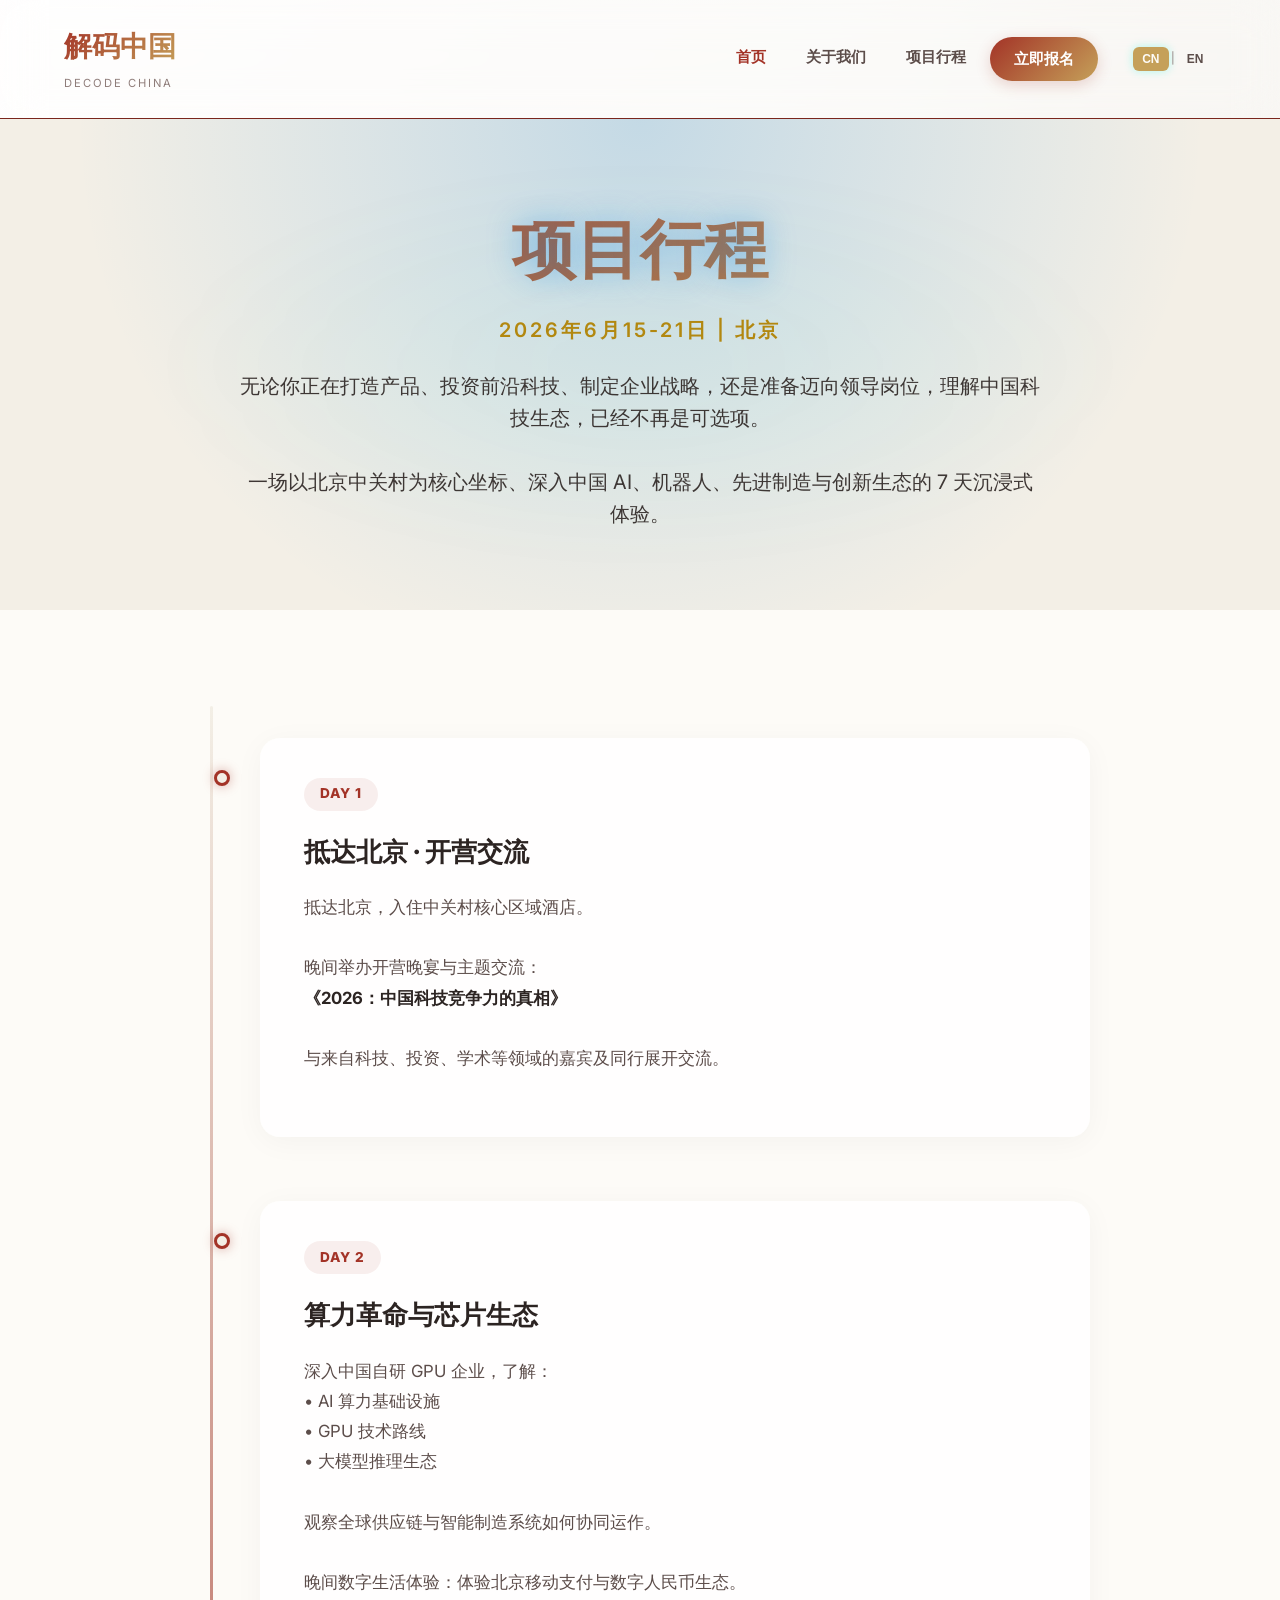
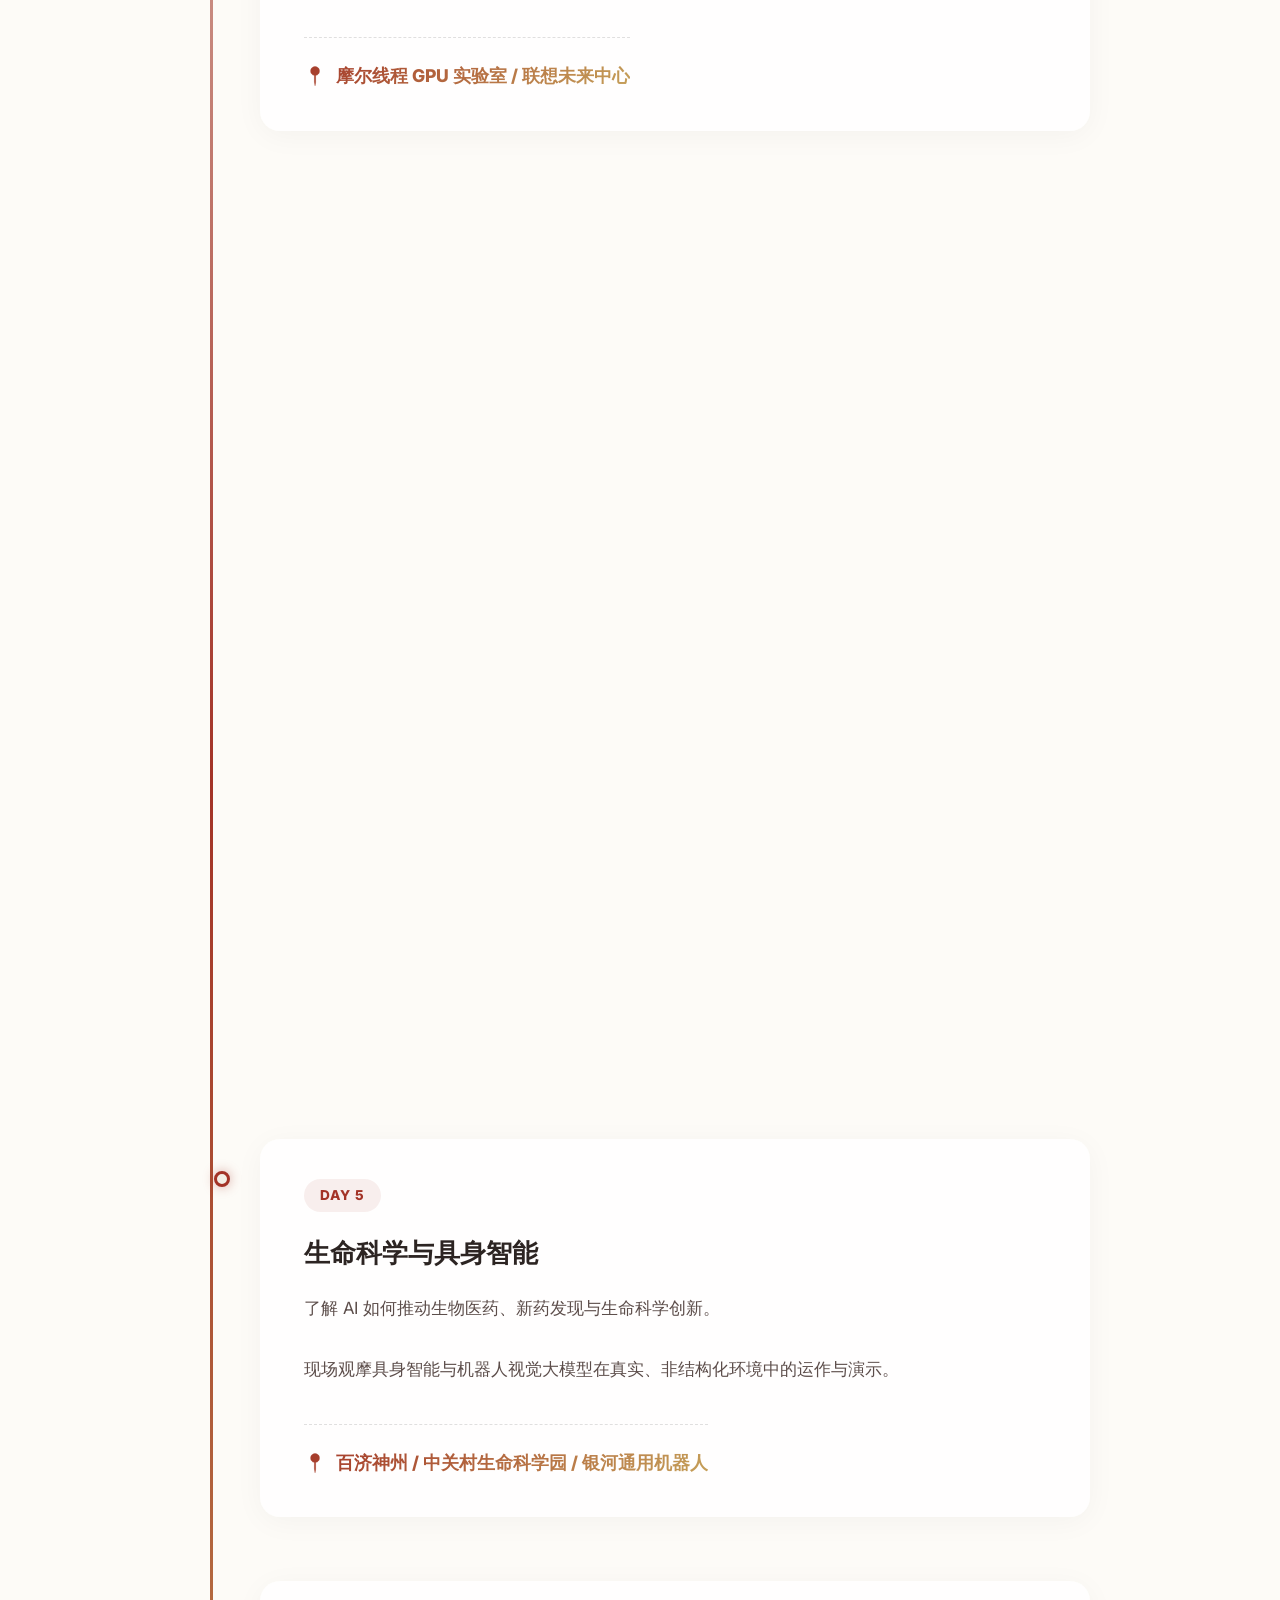
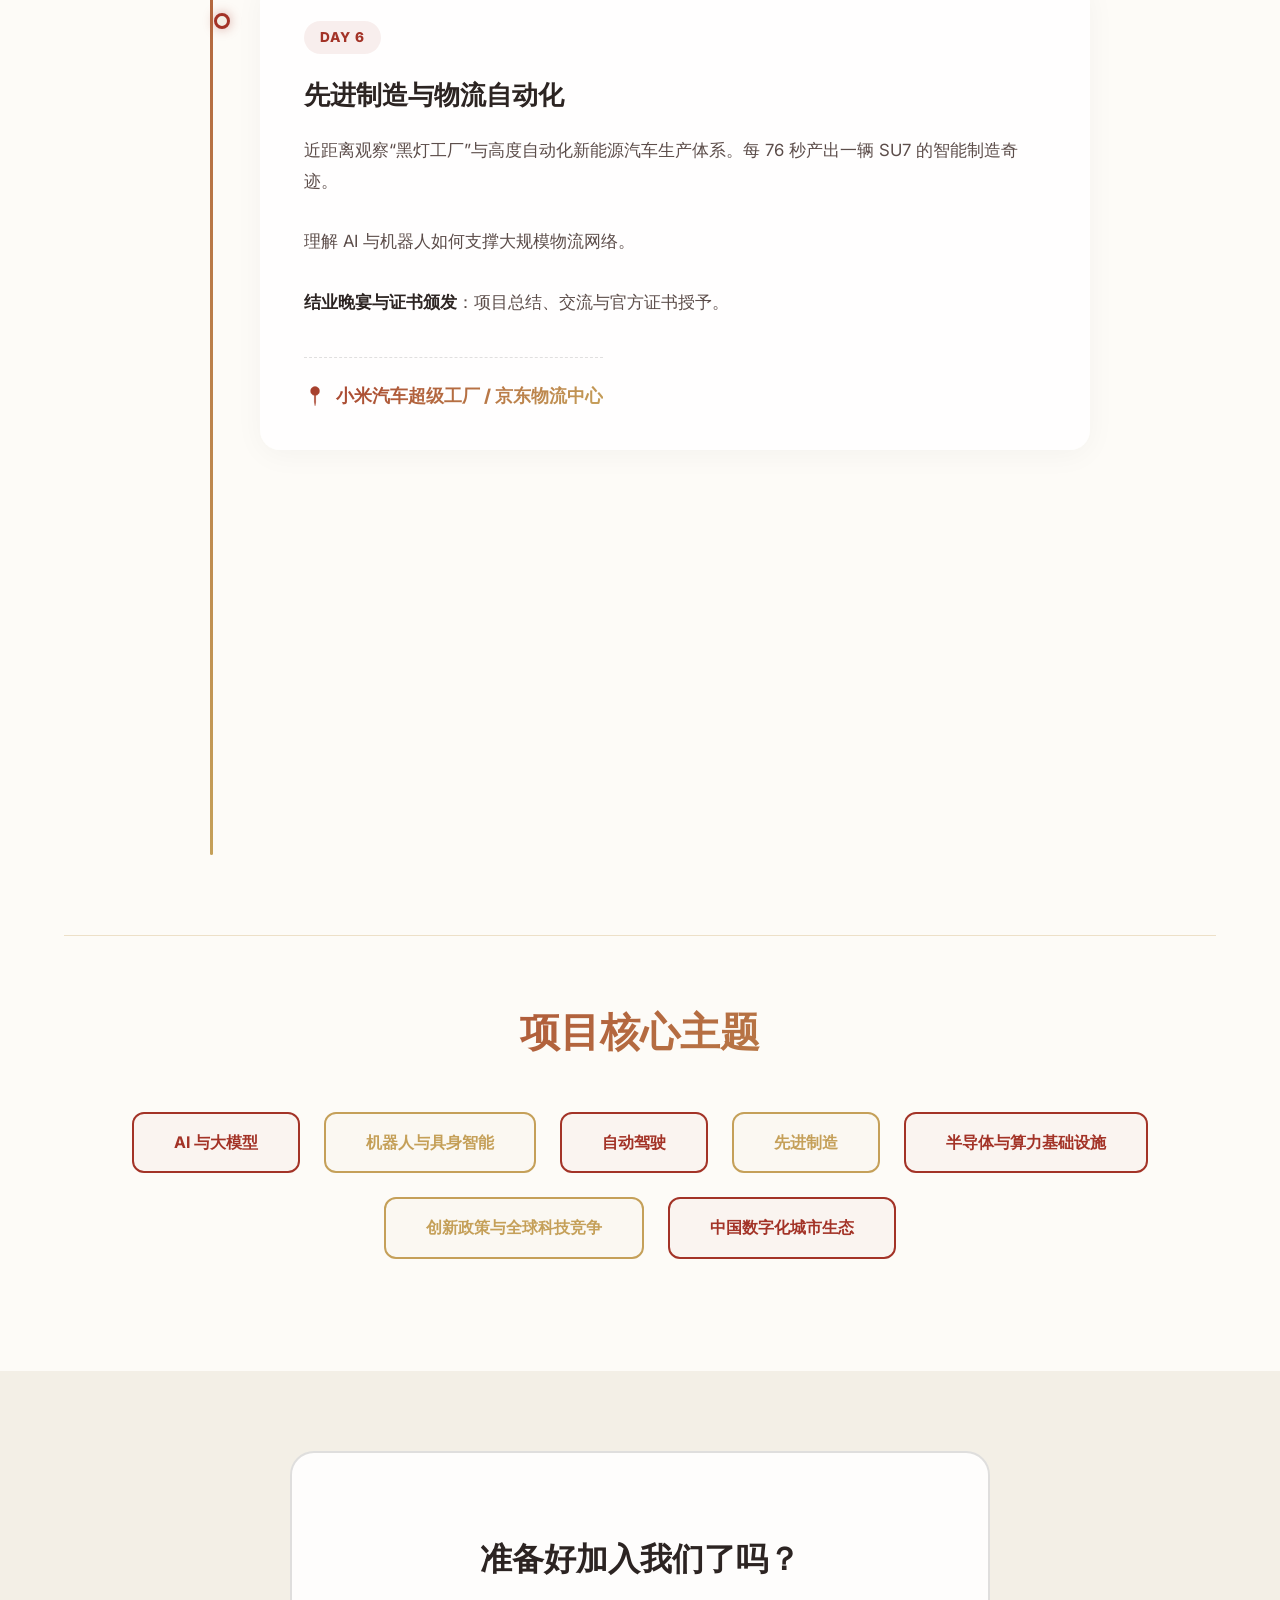
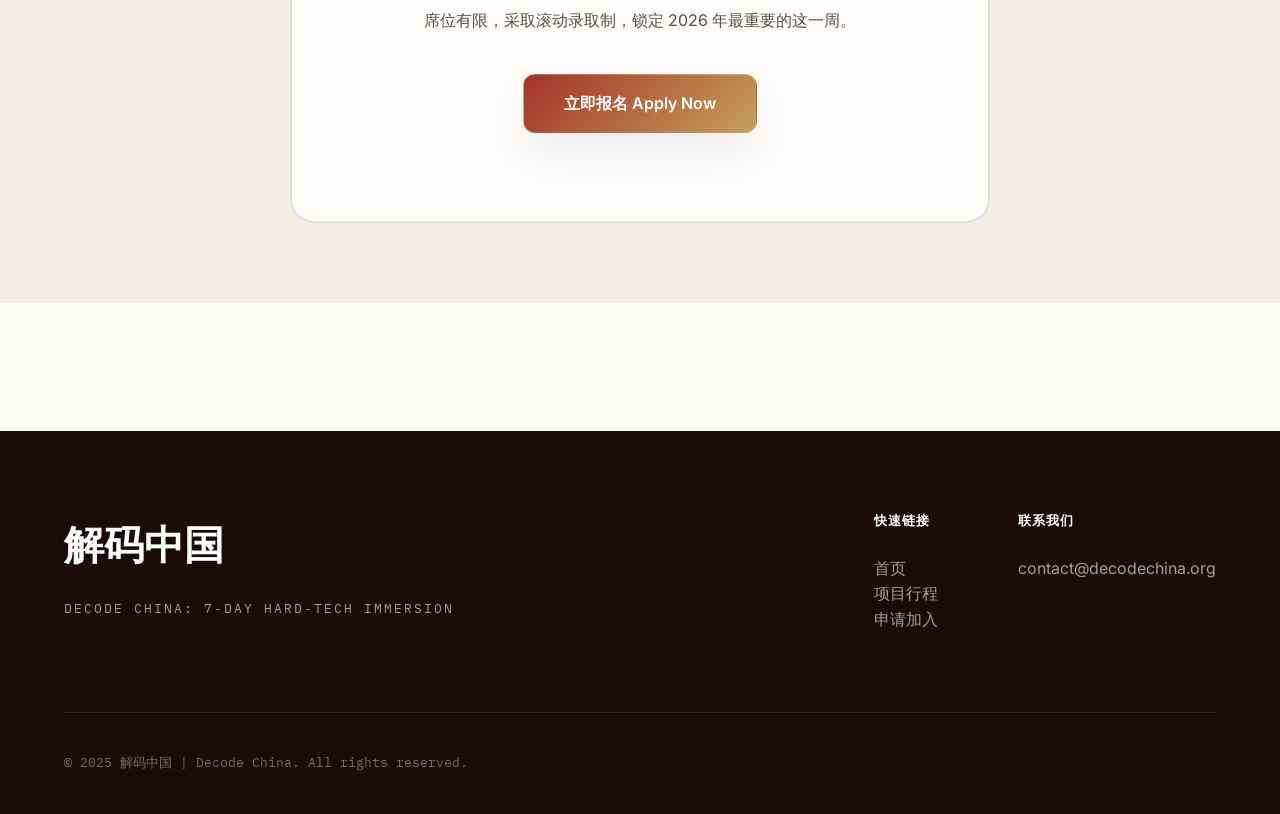
<file: stories.html>
<!DOCTYPE html>
<html lang="zh-CN">

<head>
    <meta charset="UTF-8">
    <meta name="viewport" content="width=device-width, initial-scale=1.0">
    <title>项目行程 | 解码中国</title>
    <meta name="description" content="项目行程 - Decode China Program Itinerary">
    <link rel="stylesheet" href="css/style.css">
    <link
        href="https://fonts.googleapis.com/css2?family=Inter:wght@400;500;600;700;800&family=Playfair+Display:ital,wght@0,700;0,800;1,700&family=IBM+Plex+Mono:wght@400;500&family=Space+Grotesk:wght@600;700&display=swap"
        rel="stylesheet">
    <style>
        body {
            background: linear-gradient(180deg, var(--bg-primary) 0%, rgba(163,51,39,0.03) 40%, rgba(197,160,89,0.04) 100%);
        }
    </style>
</head>

<body>
    <!-- 背景装饰图层 -->
    <div class="bg-decor">
        <div class="bg-grid"></div>
        <div class="bg-motif"></div>
        <div class="bg-shape shape-1"></div>
        <div class="bg-shape shape-2"></div>
        <div class="bg-shape shape-3"></div>
    </div>

    <!-- 导航栏 -->
    <nav class="navbar">
        <div class="container">
            <div class="nav-brand">
                <a href="index.html">
                    <h2>解码中国</h2>
                    <span class="subtitle">Decode China</span>
                </a>
            </div>
            <ul class="nav-menu">
                <li><a href="index.html"><span class="lang-zh">首页</span><span class="lang-en">Home</span></a></li>
                <li><a href="index.html#about"><span class="lang-zh">关于我们</span><span class="lang-en">About</span></a></li>
                <li><a href="stories.html" class="active"><span class="lang-zh">项目行程</span><span class="lang-en">Itinerary</span></a></li>
                <li><a href="apply.html#apply-form" class="nav-btn-highlight"><span class="lang-zh">立即报名</span><span class="lang-en">Apply Now</span></a></li>
                <li class="lang-switcher">
                    <button class="lang-btn" data-lang="zh">CN</button>
                    <span style="color: var(--text-muted); font-size: 0.7rem;">|</span>
                    <button class="lang-btn" data-lang="en">EN</button>
                </li>
            </ul>
        </div>
    </nav>

    <!-- 页面标题 -->
    <section class="page-hero">
        <div class="container">
            <h1 style="background: var(--gradient-primary); -webkit-background-clip: text; background-clip: text; -webkit-text-fill-color: transparent;"><span class="lang-zh">项目行程</span><span class="lang-en">Program Itinerary</span></h1>
            <p class="page-subtitle"><span class="lang-en">June 15-21, 2026 | Beijing</span><span class="lang-zh">2026年6月15-21日 | 北京</span></p>
            <p class="page-description">
                <span class="lang-zh">无论你正在打造产品、投资前沿科技、制定企业战略，还是准备迈向领导岗位，理解中国科技生态，已经不再是可选项。<br><br>一场以北京中关村为核心坐标、深入中国 AI、机器人、先进制造与创新生态的 7 天沉浸式体验。</span>
                <span class="lang-en">Whether you are building products, investing in frontier tech, shaping corporate strategy, or preparing for leadership roles, understanding China's tech ecosystem is no longer optional.<br><br>A curated deep dive into China’s AI, robotics, manufacturing, and innovation ecosystem — centered in Beijing’s Zhongguancun, the birthplace of China’s modern technology industry.</span>
            </p>
        </div>
    </section>

    <!-- 行程列表 -->
    <section class="stories-section" style="padding-top: 2rem;">
        <div class="container">
            <div class="timeline">
                <!-- Day 1 -->
                <div class="timeline-item reveal">
                    <div class="timeline-dot"></div>
                    <div class="timeline-content">
                        <span class="timeline-tag">DAY 1</span>
                        <h3 class="timeline-title">
                            <span class="lang-zh">抵达北京 · 开营交流</span>
                            <span class="lang-en">Arrival & Opening Session</span>
                        </h3>
                        <p class="timeline-desc">
                            <span class="lang-zh">抵达北京，入住中关村核心区域酒店。<br><br>晚间举办开营晚宴与主题交流：<br><b>《2026：中国科技竞争力的真相》</b><br><br>与来自科技、投资、学术等领域的嘉宾及同行展开交流。</span>
                            <span class="lang-en">Arrive in Beijing and check into the Zhongguancun core area.<br><br>Evening opening dinner and keynote discussion:<br><b>“Understanding China’s Technology Landscape in 2026”</b><br><br>Meet fellow participants, industry practitioners, and invited guests from academia, investment, and technology sectors.</span>
                        </p>
                    </div>
                </div>

                <!-- Day 2 -->
                <div class="timeline-item reveal">
                    <div class="timeline-dot"></div>
                    <div class="timeline-content">
                        <span class="timeline-tag">DAY 2</span>
                        <h3 class="timeline-title">
                            <span class="lang-zh">算力革命与芯片生态</span>
                            <span class="lang-en">Computing Infrastructure & Semiconductor Ecosystem</span>
                        </h3>
                        <p class="timeline-desc">
                            <span class="lang-zh">深入中国自研 GPU 企业，了解：<br>• AI 算力基础设施<br>• GPU 技术路线<br>• 大模型推理生态<br><br>观察全球供应链与智能制造系统如何协同运作。<br><br>晚间数字生活体验：体验北京移动支付与数字人民币生态。</span>
                            <span class="lang-en">Visit one of China’s leading domestic GPU companies and explore:<br>• AI computing infrastructure<br>• GPU development<br>• large model inference systems<br><br>Understand how China’s global supply chain and smart manufacturing systems operate at scale.<br><br>Evening Digital Experience: Experience Beijing’s mobile-first urban ecosystem through digital RMB, mobile payments, and smart city infrastructure.</span>
                        </p>
                        <div class="timeline-location">
                            📍 
                            <span class="lang-zh">摩尔线程 GPU 实验室 / 联想未来中心</span>
                            <span class="lang-en">Moore Threads GPU Lab / Lenovo Future Center</span>
                        </div>
                    </div>
                </div>

                <!-- Day 3 -->
                <div class="timeline-item reveal">
                    <div class="timeline-dot"></div>
                    <div class="timeline-content">
                        <span class="timeline-tag">DAY 3</span>
                        <h3 class="timeline-title">
                            <span class="lang-zh">AI 大模型与自动驾驶</span>
                            <span class="lang-en">AI & Autonomous Mobility</span>
                        </h3>
                        <p class="timeline-desc">
                            <span class="lang-zh">与研究员交流中国大模型与开源 AI 生态。<br><br>体验 L4 级 Robotaxi 自动驾驶与智能交通系统。<br><br><b>AI 沙龙交流</b>：与 AI 创业者、研究员及投资人进行深度交流。</span>
                            <span class="lang-en">Engage with researchers and explore large language models, open-source AI ecosystems, and China’s AI research landscape.<br><br>Experience L4 autonomous Robotaxi demonstrations and intelligent transportation systems in real urban environments.<br><br><b>Evening AI Salon</b>: Private networking session with local AI founders, developers, researchers, and investors.</span>
                        </p>
                        <div class="timeline-location">
                            📍 
                            <span class="lang-zh">北京智源人工智能研究院（BAAI）/ 百度 Apollo Park</span>
                            <span class="lang-en">BAAI / Baidu Apollo Park</span>
                        </div>
                    </div>
                </div>

                <!-- Day 4 -->
                <div class="timeline-item reveal">
                    <div class="timeline-dot"></div>
                    <div class="timeline-content">
                        <span class="timeline-tag">DAY 4</span>
                        <h3 class="timeline-title">
                            <span class="lang-zh">顶级学术与创新生态</span>
                            <span class="lang-en">Universities, Innovation Policy & Ecosystem Development</span>
                        </h3>
                        <p class="timeline-desc">
                            <span class="lang-zh">围绕中国创新模式、产业政策与全球科技竞争展开闭门交流。<br><br>系统理解中国科技产业 40 年演进历程：从联想、新浪到 AI、机器人与前沿创新企业。</span>
                            <span class="lang-en">Closed-door discussions on China’s innovation model, industrial policy, and technology & globalization.<br><br>Trace the evolution of China’s technology ecosystem: from Lenovo and Sina to AI, robotics, and frontier innovation companies.</span>
                        </p>
                        <div class="timeline-location">
                            📍 
                            <span class="lang-zh">清华大学苏世民书院 / 中关村展示中心</span>
                            <span class="lang-en">Schwarzman College, Tsinghua University / ZGC Exhibition Center</span>
                        </div>
                    </div>
                </div>

                <!-- Day 5 -->
                <div class="timeline-item reveal">
                    <div class="timeline-dot"></div>
                    <div class="timeline-content">
                        <span class="timeline-tag">DAY 5</span>
                        <h3 class="timeline-title">
                            <span class="lang-zh">生命科学与具身智能</span>
                            <span class="lang-en">Biotechnology & Embodied AI</span>
                        </h3>
                        <p class="timeline-desc">
                            <span class="lang-zh">了解 AI 如何推动生物医药、新药发现与生命科学创新。<br><br>现场观摩具身智能与机器人视觉大模型在真实、非结构化环境中的运作与演示。</span>
                            <span class="lang-en">Explore how AI is accelerating biotechnology, drug discovery, and life science innovation.<br><br>Observe embodied AI and robotic vision systems operating in real-world, unstructured environments.</span>
                        </p>
                        <div class="timeline-location">
                            📍 
                            <span class="lang-zh">百济神州 / 中关村生命科学园 / 银河通用机器人</span>
                            <span class="lang-en">BeiGene / Changping Life Science Park / Galbot Robotics</span>
                        </div>
                    </div>
                </div>

                <!-- Day 6 -->
                <div class="timeline-item reveal">
                    <div class="timeline-dot"></div>
                    <div class="timeline-content">
                        <span class="timeline-tag">DAY 6</span>
                        <h3 class="timeline-title">
                            <span class="lang-zh">先进制造与物流自动化</span>
                            <span class="lang-en">Advanced Manufacturing & Logistics Automation</span>
                        </h3>
                        <p class="timeline-desc">
                            <span class="lang-zh">近距离观察“黑灯工厂”与高度自动化新能源汽车生产体系。每 76 秒产出一辆 SU7 的智能制造奇迹。<br><br>理解 AI 与机器人如何支撑大规模物流网络。<br><br><b>结业晚宴与证书颁发</b>：项目总结、交流与官方证书授予。</span>
                            <span class="lang-en">Witness one of China’s most advanced “dark factories,” where Xiaomi SU7 vehicles roll off the production line in as little as 76 seconds.<br><br>Explore large-scale automation systems powering one of the world’s most sophisticated logistics networks.<br><br><b>Closing Dinner & Certificate Ceremony</b>: Program wrap-up, reflection, and networking dinner.</span>
                        </p>
                        <div class="timeline-location">
                            📍 
                            <span class="lang-zh">小米汽车超级工厂 / 京东物流中心</span>
                            <span class="lang-en">Xiaomi EV Factory / JD.com Logistics Center</span>
                        </div>
                    </div>
                </div>

                <!-- Day 7 -->
                <div class="timeline-item reveal">
                    <div class="timeline-dot"></div>
                    <div class="timeline-content">
                        <span class="timeline-tag">DAY 7</span>
                        <h3 class="timeline-title">
                            <span class="lang-zh">文化体验与返程</span>
                            <span class="lang-en">Cultural Exploration & Departure</span>
                        </h3>
                        <p class="timeline-desc">
                            <span class="lang-zh">参观故宫、天坛等北京文化地标。<br><br>随后送机返程。</span>
                            <span class="lang-en">Visit iconic cultural landmarks such as the Forbidden City and the Temple of Heaven.<br><br>Airport transfer and departure.</span>
                        </p>
                    </div>
                </div>
            </div>

            <!-- Program Themes -->
            <div class="program-themes" style="margin-top: 5rem; text-align: center; border-top: 1px solid rgba(197, 160, 89, 0.3); padding-top: 4rem; padding-bottom: 2rem;">
                <h3 style="font-size: 2.5rem; background: var(--gradient-primary); -webkit-background-clip: text; background-clip: text; -webkit-text-fill-color: transparent; margin-bottom: 3rem; font-weight: 800;"><span class="lang-zh">项目核心主题</span><span class="lang-en">Program Themes</span></h3>
                <div style="display: flex; flex-wrap: wrap; justify-content: center; gap: 1.5rem;">
                    <span class="btn btn-outline" style="border: 2px solid var(--primary-red); color: var(--primary-red); font-weight: 700; background: rgba(163, 51, 39, 0.03); pointer-events: none;"><span class="lang-zh">AI 与大模型</span><span class="lang-en">AI & Large Language Models</span></span>
                    <span class="btn btn-outline" style="border: 2px solid var(--accent-gold); color: var(--accent-gold); font-weight: 700; background: rgba(197, 160, 89, 0.03); pointer-events: none;"><span class="lang-zh">机器人与具身智能</span><span class="lang-en">Robotics & Embodied Intelligence</span></span>
                    <span class="btn btn-outline" style="border: 2px solid var(--primary-red); color: var(--primary-red); font-weight: 700; background: rgba(163, 51, 39, 0.03); pointer-events: none;"><span class="lang-zh">自动驾驶</span><span class="lang-en">Autonomous Mobility</span></span>
                    <span class="btn btn-outline" style="border: 2px solid var(--accent-gold); color: var(--accent-gold); font-weight: 700; background: rgba(197, 160, 89, 0.03); pointer-events: none;"><span class="lang-zh">先进制造</span><span class="lang-en">Advanced Manufacturing</span></span>
                    <span class="btn btn-outline" style="border: 2px solid var(--primary-red); color: var(--primary-red); font-weight: 700; background: rgba(163, 51, 39, 0.03); pointer-events: none;"><span class="lang-zh">半导体与算力基础设施</span><span class="lang-en">Semiconductor Ecosystems</span></span>
                    <span class="btn btn-outline" style="border: 2px solid var(--accent-gold); color: var(--accent-gold); font-weight: 700; background: rgba(197, 160, 89, 0.03); pointer-events: none;"><span class="lang-zh">创新政策与全球科技竞争</span><span class="lang-en">Innovation Policy & Global Competition</span></span>
                    <span class="btn btn-outline" style="border: 2px solid var(--primary-red); color: var(--primary-red); font-weight: 700; background: rgba(163, 51, 39, 0.03); pointer-events: none;"><span class="lang-zh">中国数字化城市生态</span><span class="lang-en">China’s Digital Urban Infrastructure</span></span>
                </div>
            </div>
        </div>
    </section>

    <!-- 提交您的故事 - 改为行动号召 -->
    <section class="submit-story">
        <div class="container">
            <div class="submit-box">
                <h2>准备好加入我们了吗？</h2>
                <p>席位有限，采取滚动录取制，锁定 2026 年最重要的这一周。</p>
                <a href="apply.html#apply-form" class="btn btn-primary">立即报名 Apply Now</a>
            </div>
        </div>
    </section>

    <!-- 页脚 -->
    <footer class="footer">
        <div class="container">
            <div class="footer-content">
                <div class="footer-brand">
                    <h3>解码中国</h3>
                    <p class="tagline">DECODE CHINA: 7-DAY HARD-TECH IMMERSION</p>
                </div>

                <div class="footer-links">
                    <div class="footer-section">
                        <h4>快速链接</h4>
                        <ul>
                            <li><a href="index.html">首页</a></li>
                            <li><a href="stories.html">项目行程</a></li>
                            <li><a href="apply.html">申请加入</a></li>
                        </ul>
                    </div>

                    <div class="footer-section">
                        <h4>联系我们</h4>
                        <ul>
                            <li><a href="mailto:contact@decodechina.org">contact@decodechina.org</a></li>
                        </ul>
                    </div>
                </div>
            </div>

            <div class="footer-bottom">
                <p>&copy; 2025 解码中国 | Decode China. All rights reserved.</p>
            </div>
        </div>
    </footer>

    <script src="js/main.js"></script>
</body>

</html>
</file>
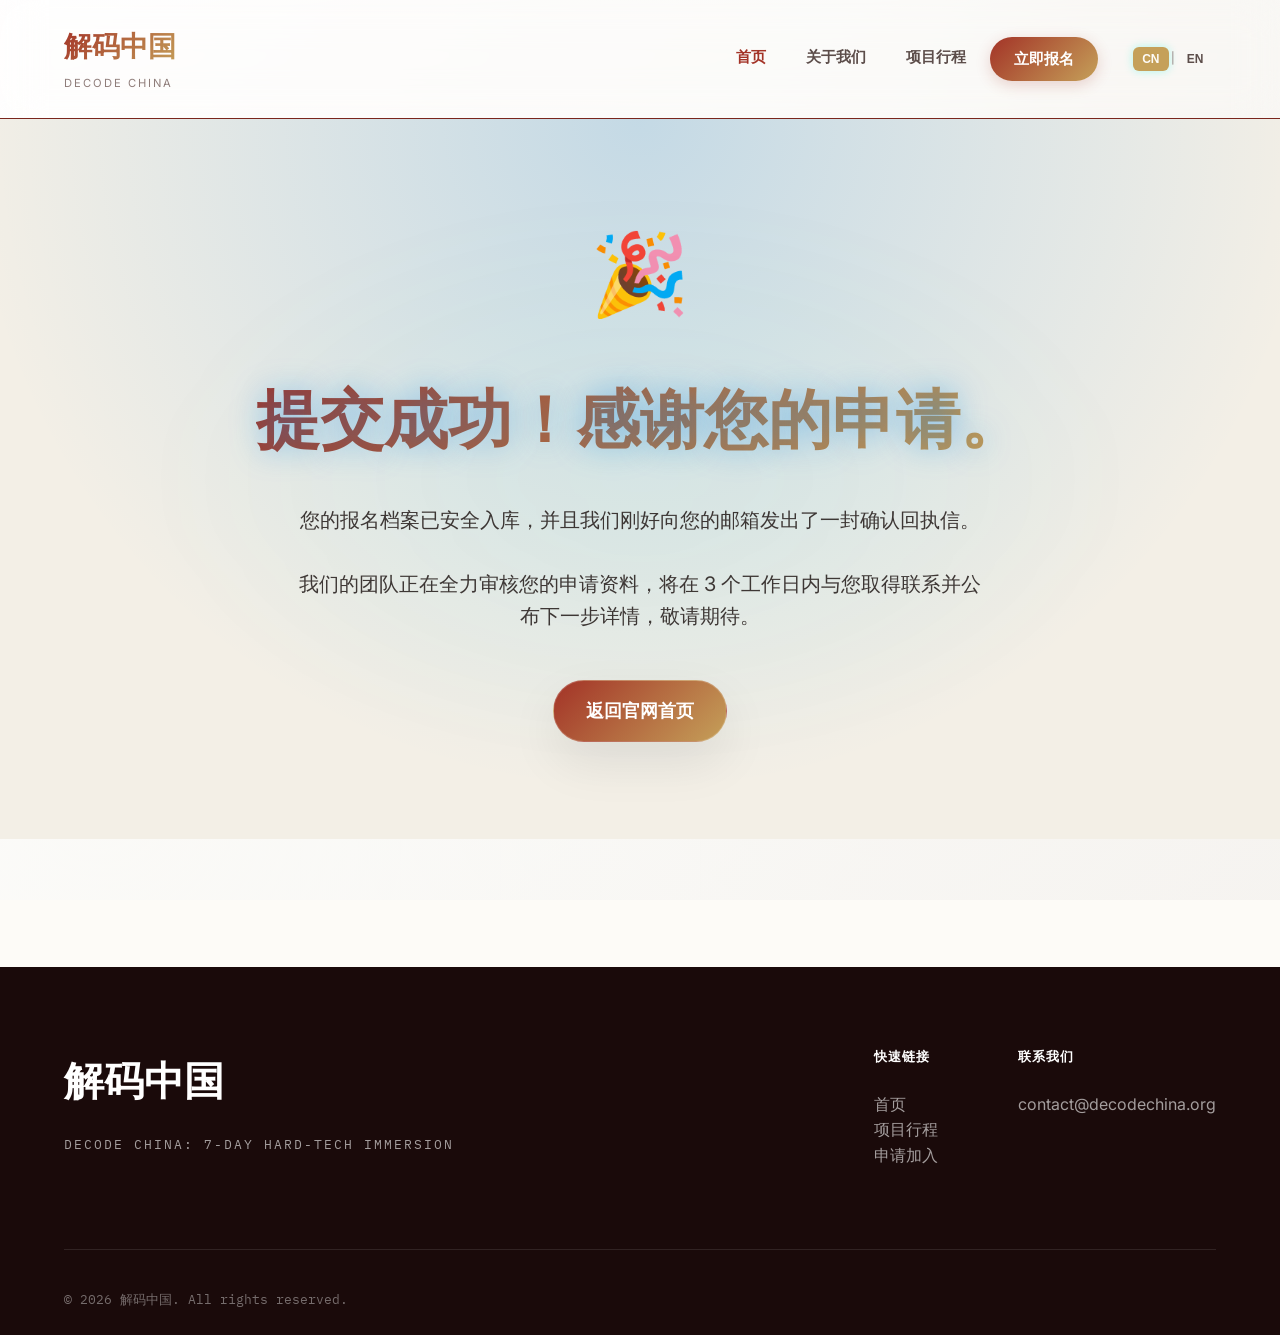
<file: success.html>
<!DOCTYPE html>
<html lang="zh-CN">

<head>
    <meta charset="UTF-8">
    <meta name="viewport" content="width=device-width, initial-scale=1.0">
    <title>申请 | 解码中国</title>
    <meta name="description" content="解码中国申请 - Apply for Decode China">
    <link rel="stylesheet" href="css/style.css">
    <link
        href="https://fonts.googleapis.com/css2?family=Inter:wght@400;500;600&family=Playfair+Display:ital,wght@0,700;0,800;1,700&family=IBM+Plex+Mono:wght@400;500&family=Space+Grotesk:wght@600;700&display=swap"
        rel="stylesheet">
</head>

<body>
    <!-- 背景装饰图层 -->
    <div class="bg-decor">
        <div class="bg-grid"></div>
        <div class="bg-motif"></div>
        <div class="bg-shape shape-1"></div>
        <div class="bg-shape shape-2"></div>
        <div class="bg-shape shape-3"></div>
    </div>

    <!-- 导航栏 -->
    <nav class="navbar">
        <div class="container">
            <div class="nav-brand">
                <a href="index.html">
                    <h2>解码中国</h2>
                    <span class="subtitle">Decode China</span>
                </a>
            </div>
            <ul class="nav-menu">
                <li><a href="index.html"><span class="lang-zh">首页</span><span class="lang-en">Home</span></a></li>
                <li><a href="index.html#about"><span class="lang-zh">关于我们</span><span class="lang-en">About</span></a>
                </li>
                <li><a href="stories.html"><span class="lang-zh">项目行程</span><span class="lang-en">Itinerary</span></a>
                </li>
                <li><a href="apply.html#apply-form" class="active nav-btn-highlight"><span
                            class="lang-zh">立即报名</span><span class="lang-en">Apply Now</span></a></li>
                <li class="lang-switcher">
                    <button class="lang-btn" data-lang="zh">CN</button>
                    <span style="color: var(--text-muted); font-size: 0.7rem;">|</span>
                    <button class="lang-btn" data-lang="en">EN</button>
                </li>
            </ul>
        </div>
    </nav>

    <!-- Success Hero -->
    <section class="page-hero" style="min-height: 80vh; display: flex; align-items: center; justify-content: center;">
        <div class="container" style="text-align: center;">
            <div style="font-size: 5rem; margin-bottom: 2rem;">🎉</div>
            <h1 style="background: var(--gradient-primary); -webkit-background-clip: text; background-clip: text; -webkit-text-fill-color: transparent;">
                <span class="lang-zh">提交成功！感谢您的申请。</span><span class="lang-en">Application Successfully Received!</span>
            </h1>
            <p class="page-description" style="max-width: 700px; margin: 2rem auto; font-size: 1.25rem;">
                <span class="lang-zh">您的报名档案已安全入库，并且我们刚好向您的邮箱发出了一封确认回执信。<br><br>我们的团队正在全力审核您的申请资料，将在 3 个工作日内与您取得联系并公布下一步详情，敬请期待。</span>
                <span class="lang-en">Your application has been logged securely, and an automated email confirmation has just hit your inbox.<br><br>Our admissions team is reviewing your profile. We will reach out to you within 3 business days regarding the next onboarding steps.</span>
            </p>
            <div style="margin-top: 3rem;">
                <a href="index.html" class="btn btn-primary" style="padding: 1rem 2rem; font-size: 1.1rem; border-radius: 50px;">
                    <span class="lang-zh">返回官网首页</span><span class="lang-en">Return to Homepage</span>
                </a>
            </div>
        </div>
    </section>

    <!-- 页脚 -->
    <footer class="footer">
        <div class="container">
            <div class="footer-content">
                <div class="footer-brand">
                    <h3><span class="lang-zh">解码中国</span><span class="lang-en">Decode China</span></h3>
                    <p class="tagline">DECODE CHINA: 7-DAY HARD-TECH IMMERSION</p>
                </div>

                <div class="footer-links">
                    <div class="footer-section">
                        <h4><span class="lang-zh">快速链接</span><span class="lang-en">Quick Links</span></h4>
                        <ul>
                            <li><a href="index.html"><span class="lang-zh">首页</span><span
                                        class="lang-en">Home</span></a></li>
                            <li><a href="stories.html"><span class="lang-zh">项目行程</span><span
                                        class="lang-en">Itinerary</span></a></li>
                            <li><a href="apply.html"><span class="lang-zh">申请加入</span><span class="lang-en">Apply
                                        Now</span></a></li>
                        </ul>
                    </div>

                    <div class="footer-section">
                        <h4><span class="lang-zh">联系我们</span><span class="lang-en">Contact Us</span></h4>
                        <ul>
                            <li><a href="mailto:contact@decodechina.org">contact@decodechina.org</a></li>
                        </ul>
                    </div>
                </div>
            </div>

            <div class="footer-bottom">
                <p>&copy; 2026 <span class="lang-zh">解码中国</span><span class="lang-en">Decode China</span>. All rights
                    reserved.</p>
            </div>
        </div>
    </footer>

    <script src="js/main.js"></script>
</body>

</html>
</file>
<file: css/style.css>
/* ========================
   解码中国 - 科技蓝+绿主题全局样式
   ======================== */
* {
    margin: 0;
    padding: 0;
    box-sizing: border-box;
}

:root {
    /* 东方宣纸米色底色 */
    --bg-primary: #FDFBF7;
    --bg-secondary: #F3EFE6;
    --bg-accent: #EBE4D5;
    --bg-card: rgba(255, 255, 255, 0.85);

    /* 赤土与中国红交融的高级中和红点缀色 */
    --primary-red: #A33327;      
    --primary-red-light: #B83A2C;
    --primary-red-dark: #7A261D;
    
    /* 协调的暗金色作为辅助高亮色 */
    --secondary-red: #B8860B;    
    --accent-gold: #C5A059;      

    /* 渐变色 */
    --gradient-primary: linear-gradient(135deg, #A33327 0%, #C5A059 100%);
    --gradient-subtle: linear-gradient(135deg, rgba(163, 51, 39, 0.05) 0%, rgba(197, 160, 89, 0.05) 100%);

    /* 文字颜色 - 适配浅色背景 */
    --text-primary: #2C2422;
    --text-secondary: #5C4D4A;
    --text-muted: #8F7D7A;
    --text-white: #FFFFFF;
    /* 极致极简 - Hairline Dividers */
    --border-hairline: 1px solid rgba(0, 0, 0, 0.08);
    --border-color: rgba(0, 0, 0, 0.12);

    /* 阴影 */
    --shadow-sm: 0 4px 12px rgba(0, 0, 0, 0.04);
    --shadow-md: 0 12px 30px rgba(0, 0, 0, 0.06);
    --shadow-lg: 0 20px 50px rgba(0, 0, 0, 0.08);
    --shadow-glow: 0 0 30px rgba(192, 57, 43, 0.2);

    /* 字体系统 */
    --font-primary: 'Inter', system-ui, sans-serif;
    --font-serif: 'Playfair Display', serif;
    --font-mono: 'IBM Plex Mono', monospace;
    --font-display: 'Space Grotesk', sans-serif;

    /* 间距系统 */
    --container-max-width: 1440px;
    --spacing-xs: 0.75rem;
    --spacing-sm: 1.5rem;
    --spacing-md: 2.5rem;
    --spacing-lg: 5rem;
    --spacing-xl: 8rem;

    /* 表单专用间距 */
    --form-spacing-sm: 1rem;
    --form-spacing-md: 1.5rem;
    --form-spacing-lg: 2.5rem;

    /* 动画 */
    --transition: all 0.5s cubic-bezier(0.16, 1, 0.3, 1);
    --transition-slow: all 0.8s cubic-bezier(0.16, 1, 0.3, 1);
}

body {
    font-family: var(--font-primary);
    color: var(--text-primary);
    background: var(--bg-primary);
    line-height: 1.6;
    font-size: 16px;
    overflow-x: hidden;
}

/* ========================
   背景艺术 - 中国元素的抽象表达
   ======================== */
.bg-decor {
    position: fixed;
    top: 0;
    left: 0;
    width: 100%;
    height: 100%;
    z-index: -1;
    overflow: hidden;
    pointer-events: none;
    background: var(--bg-primary);
}

/* 主背景渐变 */
.bg-decor::before {
    content: '';
    position: absolute;
    width: 100%;
    height: 100%;
    top: 0;
    left: 0;
    background: radial-gradient(ellipse at 30% 20%, rgba(192, 57, 43, 0.06) 0%, transparent 50%),
                radial-gradient(ellipse at 70% 80%, rgba(200, 169, 110, 0.05) 0%, transparent 50%);
    background-size: cover;
    background-position: center;
    background-attachment: fixed;
    opacity: 0.8;
    animation: bgPulse 15s ease-in-out infinite alternate;
}

/* 渐变叠加层 */
.bg-decor::after {
    content: '';
    position: absolute;
    width: 100%;
    height: 100%;
    top: 0;
    left: 0;
    background:
        linear-gradient(135deg, rgba(255, 255, 255, 0.95) 0%, rgba(250, 250, 248, 0.85) 50%, rgba(245, 243, 240, 0.9) 100%),
        radial-gradient(ellipse at 0% 0%, rgba(192, 57, 43, 0.03) 0%, transparent 50%),
        radial-gradient(ellipse at 100% 100%, rgba(200, 169, 110, 0.03) 0%, transparent 50%),
        radial-gradient(ellipse at 50% 50%, rgba(255, 255, 255, 0.8) 0%, transparent 70%);
    z-index: 1;
}

@keyframes bgPulse {
    0% {
        opacity: 0.6;
    }
    100% {
        opacity: 1;
    }
}

/* 装饰图案 - 中国风 */
.bg-motif {
    position: absolute;
    top: 0;
    left: 0;
    width: 100%;
    height: 100%;
    background-image:
        radial-gradient(ellipse at 50% 50%, rgba(192, 57, 43, 0.04) 0%, transparent 60%),
        url("data:image/svg+xml,%3Csvg width='100' height='100' viewBox='0 0 100 100' xmlns='http://www.w3.org/2000/svg'%3E%3Cg fill='%23C0392B' fill-opacity='0.02'%3E%3Ccircle cx='50' cy='50' r='1'/%3E%3Cpath d='M50 50 L80 80 M50 50 L20 80 M50 50 L50 20' stroke='%23C0392B' stroke-opacity='0.015' stroke-width='0.5'/%3E%3C/g%3E%3C/svg%3E");
    background-size: 120% 120%, 100px 100px;
    background-position: center, top left;
    background-attachment: fixed, scroll;
    filter: blur(60px);
    opacity: 0.25;
    z-index: 2;
    animation: motifFloat 30s ease-in-out infinite;
}

@keyframes motifFloat {
    0%, 100% {
        transform: translate(0, 0) scale(1);
    }
    50% {
        transform: translate(-2%, 2%) scale(1.02);
    }
}

/* 抽象装饰形状 */
.bg-shape {
    position: absolute;
    opacity: 0.12;
    filter: blur(100px);
    border-radius: 50%;
    background: var(--gradient-primary);
    transition: var(--transition-slow);
}

.shape-1 {
    width: 400px;
    height: 400px;
    top: -100px;
    right: -100px;
    animation: float 20s ease-in-out infinite;
}

.shape-2 {
    width: 300px;
    height: 300px;
    bottom: -50px;
    left: -50px;
    background: linear-gradient(135deg, #C8A96E 0%, #D4A762 100%);
    animation: float 25s ease-in-out infinite reverse;
}

.shape-3 {
    width: 200px;
    height: 200px;
    top: 40%;
    left: 10%;
    opacity: 0.15;
    animation: float 18s ease-in-out infinite 2s;
}

@keyframes float {
    0%, 100% {
        transform: translate(0, 0) scale(1);
    }
    33% {
        transform: translate(30px, -50px) scale(1.1);
    }
    66% {
        transform: translate(-20px, 20px) scale(0.9);
    }
}

/* 连接网格背景 */
.bg-grid {
    position: absolute;
    top: 0;
    left: 0;
    width: 100%;
    height: 100%;
    background-image:
        linear-gradient(rgba(0, 0, 0, 0.025) 1px, transparent 1px),
        linear-gradient(90deg, rgba(0, 0, 0, 0.025) 1px, transparent 1px);
    background-size: 100px 100px;
    mask-image: radial-gradient(circle at center, black, transparent 80%);
}

.container {
    max-width: var(--container-max-width);
    margin: 0 auto;
    padding: 0 5%;
}

/* ========================
   导航栏 - 极致极简
   ======================== */
.navbar {
    background: var(--nav-bg);
    backdrop-filter: blur(20px);
    -webkit-backdrop-filter: blur(20px);
    border-bottom: 1px solid var(--primary-red-dark);
    position: sticky;
    top: 0;
    z-index: 1000;
    padding: 1.5rem 0;
    transition: var(--transition);
}

.navbar.scrolled {
    padding: 1rem 0;
    box-shadow: none;
    border-bottom: 2px solid var(--primary-red);
}

.navbar .container {
    display: flex;
    justify-content: space-between;
    align-items: center;
}

.nav-brand a {
    text-decoration: none;
    color: var(--text-primary);
}

.nav-brand h2 {
    font-family: var(--font-display);
    font-size: 1.75rem;
    font-weight: 700;
    background: var(--gradient-primary);
    -webkit-background-clip: text;
    -webkit-text-fill-color: transparent;
    background-clip: text;
}

.nav-brand .subtitle {
    font-size: 0.7rem;
    color: var(--text-muted);
    letter-spacing: 2px;
    text-transform: uppercase;
}

.nav-menu {
    display: flex;
    list-style: none;
    gap: 0.5rem;
}

.nav-menu a {
    text-decoration: none;
    color: var(--text-secondary);
    font-size: 0.95rem;
    font-weight: 600;
    padding: 0.5rem 1rem;
    transition: var(--transition);
    position: relative;
    display: inline-flex;
    align-items: center;
    justify-content: center;
}

.nav-menu a:hover,
.nav-menu a.active {
    color: var(--primary-red);
    background: transparent;
}

.nav-menu a.active {
    box-shadow: none;
}

/* ========================
   Hero 区域
   ======================== */
.hero {
    min-height: calc(100vh - 80px);
    padding: var(--spacing-xl) 0;
    text-align: left;
    position: relative;
    background: var(--bg-primary);
    display: flex;
    align-items: center;
}

.hero-container {
    display: flex;
    align-items: center;
    justify-content: space-between;
    gap: var(--spacing-lg);
}

.hero-content {
    max-width: 700px;
    flex: 1;
}

/* 装饰图案 */
.hero-illustration {
    flex: 0 0 auto;
    position: relative;
}

.hero-icon {
    font-size: 12rem;
    opacity: 0.15;
    filter: drop-shadow(0 20px 40px rgba(192, 57, 43, 0.1));
    animation: gentleFloat 8s ease-in-out infinite;
    line-height: 1;
}

@keyframes gentleFloat {
    0%, 100% {
        transform: translateY(0);
    }
    50% {
        transform: translateY(-15px);
    }
}

/* Hero Innovation Image */
.hero-image-wrapper {
    position: relative;
    width: 600px;
    height: 400px;
    border-radius: 24px;
    overflow: hidden;
    box-shadow: var(--glow-secondary);
    border: 1px solid var(--glass-border);
}

.hero-innovation-img {
    width: 100%;
    height: 100%;
    object-fit: cover;
    display: block;
}

.image-gradient-overlay {
    position: absolute;
    top: 0;
    left: 0;
    width: 100%;
    height: 100%;
    background: linear-gradient(to bottom, transparent 0%, var(--bg-primary) 100%),
                linear-gradient(to right, transparent 0%, var(--bg-primary) 100%);
    pointer-events: none;
}

@media (max-width: 992px) {
    .hero-image-wrapper {
        width: 100%;
        max-width: 500px;
        height: 300px;
        margin: 2rem auto 0;
    }
}

/* 响应式 */
@media (max-width: 900px) {
    .hero-container {
        flex-direction: column;
        text-align: center;
    }
    .hero-illustration {
        display: none;
    }
    .hero-content {
        max-width: 100%;
    }
    .cta-buttons {
        justify-content: center;
    }
}

.main-slogan {
    font-family: var(--font-serif);
    font-size: 5.5rem;
    font-weight: 700;
    line-height: 1.1;
    margin-bottom: var(--spacing-sm);
    color: var(--text-primary);
    letter-spacing: -2px;
}

.main-slogan-cn {
    font-size: 2.2rem;
    font-weight: 400;
    color: var(--text-secondary);
    margin-bottom: var(--spacing-md);
    font-family: var(--font-primary);
}

.sub-slogans {
    margin: var(--spacing-md) 0;
    border-left: 3px solid var(--primary-red);
    padding-left: var(--spacing-sm);
}

.slogan-item {
    background: transparent;
    border: none;
    padding: 0;
    margin: 0;
}

.slogan-item .en {
    font-family: var(--font-serif);
    font-size: 1.5rem;
    color: var(--text-primary);
    font-style: italic;
    font-weight: 500;
}

.cta-buttons {
    display: flex;
    gap: var(--spacing-sm);
    justify-content: flex-start;
    margin-top: var(--spacing-lg);
}

/* ========================
   按钮样式 - 中国红渐变
   ======================== */
.btn {
    display: inline-block;
    padding: 1rem 2.5rem;
    font-size: 1rem;
    font-weight: 600;
    text-decoration: none;
    border-radius: 12px;
    transition: var(--transition);
    border: none;
    cursor: pointer;
    font-family: var(--font-primary);
    position: relative;
    overflow: hidden;
}

.btn::before {
    content: '';
    position: absolute;
    top: 50%;
    left: 50%;
    width: 0;
    height: 0;
    border-radius: 50%;
    background: rgba(255, 255, 255, 0.3);
    transform: translate(-50%, -50%);
    transition: width 0.5s, height 0.5s;
}

.btn:hover::before {
    width: 300px;
    height: 300px;
}

.btn-primary {
    background: var(--gradient-primary);
    color: white;
    box-shadow: var(--shadow-lg);
    border: 1px solid rgba(255, 255, 255, 0.2);
}

.btn-primary:hover {
    transform: translateY(-3px) scale(1.02);
    box-shadow: var(--shadow-glow), 0 15px 35px rgba(0, 0, 0, 0.3);
}

.btn-secondary {
    background: transparent;
    color: var(--primary-red);
    border: 1px solid var(--primary-red);
}

.btn-secondary:hover {
    background: var(--primary-red);
    color: white;
    transform: translateY(-3px);
}

/* ========================
   区块标题
   ======================== */
.section-header {
    text-align: left;
    margin-bottom: var(--spacing-md);
    border-bottom: var(--border-hairline);
    padding-bottom: var(--spacing-xs);
    display: flex;
    justify-content: space-between;
    align-items: flex-end;
}

.section-header h2 {
    font-family: var(--font-serif);
    font-size: 3.5rem;
    font-weight: 700;
    color: var(--text-primary);
    margin-bottom: 0;
}

.divider {
    display: none;
}

/* ========================
   区块样式
   ======================== */
.intro,
.values,
.how-to-join {
    padding: var(--spacing-lg) 0;
    position: relative;
    border-bottom: var(--border-hairline);
    scroll-margin-top: 150px;
}

.intro {
    background: var(--bg-primary);
}

.values {
    background: var(--bg-secondary);
    position: relative;
    overflow: hidden;
}

.values::before {
    content: '';
    position: absolute;
    top: 0;
    left: 0;
    width: 100%;
    height: 100%;
    background: radial-gradient(ellipse at 50% 50%, rgba(192, 57, 43, 0.03) 0%, transparent 60%);
    filter: blur(30px);
    opacity: 0.5;
    z-index: 0;
}

.values>.container {
    position: relative;
    z-index: 1;
}

.how-to-join {
    background: var(--bg-primary);
    position: relative;
    overflow: hidden;
}

.how-to-join::before {
    content: '';
    position: absolute;
    top: 50%;
    left: 50%;
    transform: translate(-50%, -50%);
    width: 150%;
    height: 150%;
    background:
        radial-gradient(ellipse at 20% 30%, rgba(192, 57, 43, 0.04) 0%, transparent 40%),
        radial-gradient(ellipse at 80% 70%, rgba(200, 169, 110, 0.03) 0%, transparent 40%);
    filter: blur(40px);
    z-index: 0;
    animation: pulseGlow 20s ease-in-out infinite alternate;
}

.how-to-join>.container {
    position: relative;
    z-index: 1;
}

@keyframes pulseGlow {
    0% {
        opacity: 0.6;
        transform: translate(-50%, -50%) scale(1);
    }
    100% {
        opacity: 0.9;
        transform: translate(-50%, -50%) scale(1.1);
    }
}

.intro-content {
    max-width: 900px;
    margin: 0 0 var(--spacing-md);
    text-align: left;
}

.intro-content .lead {
    font-family: var(--font-serif);
    font-size: 2.8rem;
    color: var(--text-primary);
    margin-bottom: var(--spacing-sm);
    font-weight: 500;
    line-height: 1.2;
}

.intro-content p {
    color: var(--text-secondary);
    font-size: 1.25rem;
    line-height: 1.8;
}

/* 统计数据 */
.stats {
    display: grid;
    grid-template-columns: repeat(auto-fit, minmax(220px, 1fr));
    gap: 0;
    margin-top: var(--spacing-lg);
    border-top: var(--border-hairline);
}

.stat-item {
    text-align: left;
    padding: var(--spacing-md) 0;
    background: transparent;
    border: none;
    border-right: var(--border-hairline);
    padding-left: var(--spacing-sm);
    border-radius: 0;
}

.stat-item:last-child {
    border-right: none;
}

.stat-item:hover {
    transform: none;
    box-shadow: none;
    background: var(--bg-accent);
}

.stat-number {
    font-family: var(--font-mono);
    font-size: 3.5rem;
    font-weight: 500;
    color: var(--primary-red);
    margin-bottom: 0.5rem;
}

.stat-label {
    font-family: var(--font-mono);
    font-size: 0.8rem;
    text-transform: uppercase;
    letter-spacing: 2px;
    color: var(--text-muted);
}

/* 价值卡片 - 玻璃态效果 */
.values-grid {
    display: grid;
    grid-template-columns: repeat(auto-fit, minmax(280px, 1fr));
    gap: var(--spacing-md);
}

.value-card {
    padding: var(--spacing-md);
    background: var(--bg-accent);
    backdrop-filter: blur(20px);
    -webkit-backdrop-filter: blur(20px);
    border: 1px solid var(--glass-border);
    border-radius: 16px;
    text-align: left;
    transition: var(--transition);
    display: flex;
    flex-direction: column;
    justify-content: flex-start;
    box-shadow: 0 4px 30px rgba(0, 0, 0, 0.05);
}

.value-card:hover {
    background: rgba(255, 255, 255, 0.9);
    transform: translateY(-5px);
    box-shadow: 0 8px 40px rgba(192, 57, 43, 0.08);
    border-color: rgba(192, 57, 43, 0.15);
}

.value-icon {
    font-size: 2.5rem;
    margin-bottom: var(--spacing-sm);
    opacity: 0.5;
}

.value-card h3 {
    font-family: var(--font-serif);
    font-size: 1.5rem;
    color: var(--text-primary);
    margin-bottom: var(--spacing-sm);
    font-weight: 600;
}

.value-card p {
    color: var(--text-secondary);
    line-height: 1.7;
    font-size: 1.1rem;
}

/* 步骤流程 */
.join-grid {
    display: flex;
    flex-direction: column;
    gap: var(--spacing-md);
    margin-bottom: var(--spacing-lg);
}

.join-step {
    display: flex;
    align-items: flex-start;
    gap: var(--spacing-sm);
    text-align: left;
    padding: var(--spacing-sm) 0;
    border-bottom: var(--border-hairline);
    background: transparent;
}

.join-step:hover {
    transform: none;
    border-color: var(--primary-red);
    box-shadow: none;
}

.step-number {
    font-family: var(--font-mono);
    font-size: 1.5rem;
    font-weight: 500;
    color: var(--primary-red);
    margin-bottom: 0;
    min-width: 60px;
}

.join-step h3 {
    font-family: var(--font-serif);
    font-size: 1.5rem;
    color: var(--text-primary);
    margin-bottom: 0.5rem;
}

.join-cta {
    text-align: center;
    background: var(--bg-accent);
    border: var(--border-hairline);
    padding: var(--spacing-lg) var(--spacing-md);
    border-radius: 0;
}

.join-cta h3 {
    font-size: 2rem;
    color: var(--text-primary);
    margin-bottom: 0.5rem;
    font-weight: 700;
}

.join-cta .en {
    color: var(--text-secondary);
    margin-bottom: var(--spacing-md);
    font-style: italic;
    font-size: 1.1rem;
}

/* ========================
   页脚
   ======================== */
.footer {
    background: #1A0A0A;
    border-top: none;
    padding: var(--spacing-lg) 0 var(--spacing-md);
    margin-top: var(--spacing-xl);
    color: var(--text-white);
}

.footer-content {
    display: flex;
    justify-content: space-between;
    gap: var(--spacing-lg);
    margin-bottom: var(--spacing-lg);
}

.footer-brand h3 {
    font-family: var(--font-serif);
    font-size: 2.5rem;
    margin-bottom: var(--spacing-sm);
    color: var(--text-white);
}

.footer-brand .tagline {
    font-family: var(--font-mono);
    text-transform: uppercase;
    letter-spacing: 2px;
    font-size: 0.8rem;
    opacity: 0.6;
}

.footer-links {
    display: flex;
    gap: var(--spacing-lg);
}

.footer-section h4 {
    font-family: var(--font-mono);
    text-transform: uppercase;
    font-size: 0.8rem;
    margin-bottom: var(--spacing-sm);
    color: var(--text-white);
    letter-spacing: 1px;
}

.footer-section ul {
    list-style: none;
}

.footer-section a {
    color: rgba(255, 255, 255, 0.6);
    text-decoration: none;
    transition: var(--transition);
}

.footer-section a:hover {
    color: var(--text-white);
}

.footer-bottom {
    text-align: left;
    padding-top: var(--spacing-md);
    border-top: 1px solid rgba(255, 255, 255, 0.1);
    font-size: 0.8rem;
    color: rgba(255, 255, 255, 0.4);
    font-family: var(--font-mono);
}

/* ========================
   页面标题
   ======================== */
.page-hero {
    padding: var(--spacing-lg) 0;
    text-align: center;
    background: var(--bg-secondary);
    background-image: radial-gradient(circle at 50% 0%, rgba(9, 132, 227, 0.2) 0%, transparent 70%);
    position: relative;
    overflow: hidden;
    border-bottom: 1px solid var(--glass-border);
}

.page-hero::before {
    content: '';
    position: absolute;
    top: 0;
    left: 0;
    width: 100%;
    height: 100%;
    background: radial-gradient(ellipse at 50% 50%, rgba(0, 209, 178, 0.05) 0%, transparent 60%);
    filter: blur(50px);
    opacity: 0.8;
    z-index: 0;
}

.page-hero h1 {
    font-family: var(--font-display);
    font-size: 4rem;
    font-weight: 800;
    color: #0984E3; /* Saturated Tech Blue */
    margin-bottom: var(--spacing-xs);
    text-shadow: 0 0 30px rgba(9, 132, 227, 0.4);
}

.page-subtitle {
    font-size: 1.25rem;
    color: var(--secondary-red); /* Tech Green for contrast */
    text-transform: uppercase;
    letter-spacing: 3px;
    margin-bottom: var(--spacing-sm);
    font-weight: 600;
}

.page-description {
    font-size: 1.25rem;
    color: var(--text-primary);
    max-width: 800px;
    margin: 0 auto;
    opacity: 0.9;
}

/* ========================
   筛选器
   ======================== */
.filters {
    padding: var(--spacing-md) 0;
    background:
        linear-gradient(180deg,
            rgba(255, 255, 255, 0.9) 0%,
            rgba(250, 248, 245, 0.95) 100%);
    backdrop-filter: blur(10px);
    -webkit-backdrop-filter: blur(10px);
    border-bottom: 1px solid rgba(0, 0, 0, 0.05);
}

.filter-group {
    display: flex;
    flex-wrap: wrap;
    gap: var(--spacing-sm);
    justify-content: center;
    margin-bottom: var(--spacing-md);
}

.filter-btn {
    padding: 0.75rem 1.5rem;
    background: var(--bg-card);
    border: 2px solid var(--border-color);
    border-radius: 24px;
    color: var(--text-secondary);
    font-size: 0.95rem;
    cursor: pointer;
    transition: var(--transition);
    font-family: var(--font-primary);
    font-weight: 500;
}

.filter-btn:hover {
    border-color: var(--primary-red);
    color: var(--primary-red);
}

.filter-btn.active {
    background: var(--gradient-primary);
    color: white;
    border-color: transparent;
    box-shadow: 0 4px 16px rgba(192, 57, 43, 0.3);
}

.search-box {
    max-width: 500px;
    margin: 0 auto;
}

.search-box input {
    width: 100%;
    padding: 1rem 1.5rem;
    background: var(--bg-card);
    border: 2px solid var(--border-color);
    border-radius: 24px;
    color: var(--text-primary);
    font-size: 1rem;
    font-family: var(--font-primary);
    transition: var(--transition);
}

.search-box input::placeholder {
    color: var(--text-muted);
}

.search-box input:focus {
    outline: none;
    border-color: var(--primary-red);
    box-shadow: 0 0 20px rgba(192, 57, 43, 0.1);
}

/* ========================
   故事列表
   ======================== */
.stories-section {
    padding: var(--spacing-lg) 0;
    background: var(--bg-primary);
}

.loading {
    text-align: center;
    padding: var(--spacing-xl) 0;
}

.spinner {
    width: 60px;
    height: 60px;
    border: 4px solid var(--border-color);
    border-top-color: var(--primary-red);
    border-radius: 50%;
    animation: spin 1s linear infinite;
    margin: 0 auto var(--spacing-sm);
}

@keyframes spin {
    to {
        transform: rotate(360deg);
    }
}

.stories-grid {
    display: flex;
    flex-direction: column;
    gap: 2rem;
    max-width: 900px;
    margin: 0 auto;
}

.story-card {
    background: var(--bg-accent);
    border-radius: 20px;
    overflow: hidden;
    transition: all 0.4s cubic-bezier(0.16, 1, 0.3, 1);
    box-shadow: var(--shadow-md);
    border: 1px solid var(--glass-border);
    cursor: default;
    display: flex;
    flex-direction: column;
    width: 100%;
}

.story-card:hover {
    transform: translateY(-5px);
    box-shadow: var(--glow-secondary);
    border-color: var(--secondary-red);
}

.story-content {
    padding: 2.5rem;
    flex: 1;
    display: flex;
    flex-direction: column;
    text-align: left;
}

.story-card h3 {
    font-family: var(--font-serif);
    font-size: 2rem;
    line-height: 1.3;
    margin: 1rem 0;
    color: var(--text-primary);
}

.story-excerpt {
    font-size: 1.1rem;
    line-height: 1.8;
    color: var(--text-secondary);
    margin-bottom: 0;
    /* Remove clamping to show full text */
    overflow: visible;
    flex: 1;
}

.story-tags {
    display: flex;
    flex-wrap: wrap;
    gap: 0.5rem;
}

.tag {
    padding: 0.4rem 1rem;
    background: var(--bg-accent);
    border: 1px solid var(--border-color);
    border-radius: 16px;
    font-size: 0.8rem;
    color: var(--primary-red);
    font-weight: 500;
}

.no-stories {
    text-align: center;
    padding: var(--spacing-xl) 0;
    color: var(--text-secondary);
}

/* ========================
   提交区块
   ======================== */
.submit-story {
    padding: var(--spacing-lg) 0;
    background: var(--bg-secondary);
}

.submit-box {
    text-align: center;
    background: var(--bg-card);
    border: 2px solid var(--border-color);
    padding: var(--spacing-lg);
    border-radius: 24px;
    max-width: 700px;
    margin: 0 auto;
}

.submit-box h2 {
    font-size: 2rem;
    color: var(--text-primary);
    margin-bottom: var(--spacing-sm);
    font-weight: 700;
}

.submit-box p {
    color: var(--text-secondary);
    margin-bottom: var(--spacing-md);
}

/* ========================
   模态框
   ======================== */
.modal {
    display: none;
    position: fixed;
    z-index: 2000;
    left: 0;
    top: 0;
    width: 100%;
    height: 100%;
    background-color: rgba(0, 0, 0, 0.5);
    overflow-y: auto;
}

.modal.active {
    display: flex;
    align-items: center;
    justify-content: center;
    padding: var(--spacing-md);
}

.modal-content {
    background: var(--bg-card);
    border: 2px solid var(--border-color);
    padding: var(--spacing-lg);
    border-radius: 24px;
    max-width: 700px;
    width: 100%;
    position: relative;
    margin: auto;
    box-shadow: var(--shadow-lg);
}

.modal-close {
    position: absolute;
    right: 1.5rem;
    top: 1.5rem;
    font-size: 2rem;
    color: var(--text-muted);
    cursor: pointer;
    line-height: 1;
    transition: var(--transition);
}

.modal-close:hover {
    color: var(--primary-red);
}

.modal-content h2 {
    font-size: 2rem;
    color: var(--text-primary);
    margin-bottom: var(--spacing-md);
    font-weight: 700;
}

/* ========================
   表单样式
   ======================== */
.apply-info {
    padding: var(--form-spacing-lg) 0;
    background: var(--bg-secondary);
}

.info-box {
    max-width: 800px;
    margin: 0 auto;
    padding: var(--form-spacing-lg);
    background: var(--bg-card);
    border: 1px solid var(--border-color);
    border-radius: 16px;
}

.info-box h2 {
    font-size: 1.5rem;
    color: var(--text-primary);
    margin-bottom: var(--form-spacing-md);
    font-weight: 700;
}

.info-box p {
    color: var(--text-secondary);
    margin-bottom: var(--form-spacing-sm);
    line-height: 1.6;
}

.check-list {
    list-style: none;
    margin: var(--form-spacing-md) 0;
}

.check-list li {
    color: var(--text-secondary);
    margin-bottom: var(--form-spacing-sm);
    padding-left: 0;
    line-height: 1.6;
}

.highlight {
    font-weight: 600;
    color: var(--primary-red);
    font-size: 1.1rem;
    margin-top: var(--form-spacing-md);
}

.apply-form-section {
    padding: var(--form-spacing-lg) 0;
    background: var(--bg-primary);
}

.form-container {
    max-width: 900px;
    margin: 0 auto;
    background: var(--bg-card);
    border: 2px solid var(--border-color);
    padding: var(--form-spacing-lg);
    border-radius: 24px;
    box-shadow: var(--shadow-md);
}

.form-container h2 {
    font-size: 1.75rem;
    color: var(--text-primary);
    margin-bottom: var(--form-spacing-sm);
    font-weight: 700;
}

.form-intro {
    color: var(--text-secondary);
    margin-bottom: var(--form-spacing-lg);
}

.form-section {
    margin-bottom: var(--form-spacing-lg);
}

.section-title {
    font-size: 1.25rem;
    color: var(--text-primary);
    margin-bottom: var(--form-spacing-md);
    padding-bottom: var(--form-spacing-sm);
    border-bottom: 1px solid var(--border-color);
    font-weight: 600;
}

.form-row {
    display: grid;
    grid-template-columns: repeat(auto-fit, minmax(280px, 1fr));
    gap: var(--form-spacing-md);
}

.form-group {
    margin-bottom: var(--form-spacing-md);
}

.form-group label {
    display: block;
    margin-bottom: 0.75rem;
    color: var(--text-primary);
    font-weight: 600;
}

.form-group input,
.form-group select,
.form-group textarea {
    width: 100%;
    padding: 1rem 1.25rem;
    background: var(--bg-secondary);
    border: 2px solid var(--border-color);
    border-radius: 12px;
    color: var(--text-primary);
    font-size: 1rem;
    font-family: var(--font-primary);
    transition: var(--transition);
}

.form-group input::placeholder,
.form-group textarea::placeholder {
    color: var(--text-muted);
}

.form-group input:focus,
.form-group select:focus,
.form-group textarea:focus {
    outline: none;
    border-color: var(--primary-red);
    box-shadow: 0 0 20px rgba(192, 57, 43, 0.1);
    background: var(--bg-card);
}

.form-group textarea {
    resize: vertical;
    min-height: 120px;
}

.checkbox-group label {
    display: flex;
    align-items: center;
    gap: 0.75rem;
    font-weight: 400;
    cursor: pointer;
}

.checkbox-group input[type="checkbox"] {
    width: auto;
    cursor: pointer;
}

.form-actions {
    text-align: center;
    margin-top: var(--spacing-lg);
}

.form-note {
    margin-top: var(--spacing-sm);
    font-size: 0.9rem;
    color: var(--text-muted);
}

.success-message {
    text-align: center;
    padding: var(--spacing-lg);
}

.success-icon {
    width: 100px;
    height: 100px;
    background: var(--gradient-primary);
    color: white;
    border-radius: 50%;
    display: flex;
    align-items: center;
    justify-content: center;
    font-size: 4rem;
    margin: 0 auto var(--spacing-md);
    box-shadow: 0 8px 32px rgba(192, 57, 43, 0.3);
}

.success-message h3 {
    font-size: 2rem;
    color: var(--text-primary);
    margin-bottom: var(--spacing-sm);
    font-weight: 700;
}

.success-message p {
    color: var(--text-secondary);
    margin-bottom: var(--spacing-sm);
}

.success-message .en {
    font-style: italic;
    color: var(--text-muted);
    margin-bottom: var(--spacing-md);
}

/* ========================
   FAQ 区块
   ======================== */
.faq-section {
    padding: var(--spacing-lg) 0;
    background: var(--bg-secondary);
}

.faq-section h2 {
    font-size: 2.5rem;
    color: var(--text-primary);
    text-align: center;
    margin-bottom: var(--spacing-lg);
    font-weight: 700;
}

.faq-list {
    display: grid;
    grid-template-columns: repeat(auto-fit, minmax(320px, 1fr));
    gap: 2rem;
    max-width: 1000px;
    margin: 0 auto;
}

.faq-item {
    background: var(--bg-card);
    border-top: 4px solid var(--accent-gold);
    padding: 2rem;
    border-radius: 16px;
    box-shadow: 0 4px 20px rgba(0,0,0,0.03);
    transition: transform 0.3s ease, box-shadow 0.3s ease;
    display: flex;
    flex-direction: column;
}

.faq-item:hover {
    transform: translateY(-5px);
    box-shadow: 0 8px 30px rgba(0,0,0,0.08);
}

.faq-item h4 {
    font-size: 1.25rem;
    color: var(--text-primary);
    margin-bottom: 1rem;
    font-weight: 700;
    line-height: 1.4;
    display: flex;
    align-items: flex-start;
    gap: 0.5rem;
}

.faq-item p {
    color: var(--text-secondary);
    line-height: 1.7;
}

/* ========================
   Modern Vertical Timeline
   ======================== */
.timeline {
    position: relative;
    max-width: 900px;
    margin: 4rem auto;
    padding: 2rem 0 2rem 10px;
}
.timeline::before {
    content: '';
    position: absolute;
    top: 0;
    bottom: 0;
    left: 20px;
    width: 3px;
    background: linear-gradient(180deg, var(--bg-secondary) 0%, var(--primary-red) 50%, var(--accent-gold) 100%);
    border-radius: 4px;
}
.timeline-item {
    position: relative;
    padding-left: 60px;
    margin-bottom: 4rem;
}
.timeline-item:last-child {
    margin-bottom: 0;
}
.timeline-dot {
    position: absolute;
    left: 13.5px;
    top: 2rem;
    width: 16px;
    height: 16px;
    border-radius: 50%;
    background: var(--bg-secondary);
    border: 3px solid var(--primary-red);
    box-shadow: 0 0 12px rgba(163, 51, 39, 0.4);
    z-index: 2;
    transition: transform 0.4s cubic-bezier(0.175, 0.885, 0.32, 1.275), box-shadow 0.4s ease;
}
.timeline-item:hover .timeline-dot {
    transform: scale(1.4);
    border-color: var(--accent-gold);
    box-shadow: 0 0 20px rgba(197, 160, 89, 0.8);
    background: var(--bg-primary);
}
.timeline-content {
    background: var(--bg-card);
    padding: 2.5rem;
    border-radius: 20px;
    box-shadow: 0 5px 30px rgba(0,0,0,0.04);
    border-left: 4px solid transparent;
    transition: transform 0.4s ease, border-left-color 0.4s ease, box-shadow 0.4s ease;
}
.timeline-item:hover .timeline-content {
    transform: translateX(12px);
    border-left-color: var(--primary-red);
    box-shadow: 0 10px 40px rgba(0,0,0,0.08);
}
.timeline-tag {
    display: inline-block;
    background: rgba(163, 51, 39, 0.08);
    color: var(--primary-red);
    padding: 0.35rem 1rem;
    border-radius: 30px;
    font-size: 0.85rem;
    font-weight: 800;
    margin-bottom: 1.5rem;
    letter-spacing: 1px;
    text-transform: uppercase;
}
.timeline-title {
    font-size: 1.6rem;
    color: var(--text-primary);
    margin-bottom: 1.5rem;
    font-weight: 800;
    line-height: 1.3;
}
.timeline-desc {
    color: var(--text-secondary);
    line-height: 1.8;
    margin-bottom: 1.5rem;
    font-size: 1.05rem;
}
.timeline-desc b {
    color: var(--text-primary);
}
.timeline-location {
    display: inline-flex;
    align-items: center;
    gap: 0.6rem;
    background: var(--gradient-primary);
    color: transparent;
    -webkit-background-clip: text;
    background-clip: text;
    font-weight: 800;
    font-size: 1.1rem;
    margin-top: 1rem;
    padding-top: 1.5rem;
    border-top: 1px dashed var(--border-color);
}
.nav-btn-highlight {
    background: var(--gradient-primary);
    color: var(--text-white) !important;
    padding: 0.6rem 1.5rem !important;
    border-radius: 30px;
    font-weight: 700;
    box-shadow: 0 4px 15px rgba(163, 51, 39, 0.2);
    transition: transform 0.3s ease, box-shadow 0.3s ease;
}
.nav-btn-highlight:hover {
    transform: translateY(-2px);
    box-shadow: 0 6px 20px rgba(163, 51, 39, 0.4);
}

/* ========================
   Reveal 动画
   ======================== */
.reveal {
    opacity: 0;
    transform: translateY(30px);
    transition: opacity 0.8s ease, transform 0.8s ease;
}

.reveal.active {
    opacity: 1;
    transform: translateY(0);
}

.reveal-delay-1 {
    transition-delay: 0.1s;
}

.reveal-delay-2 {
    transition-delay: 0.2s;
}

.reveal-delay-3 {
    transition-delay: 0.3s;
}

.reveal-delay-4 {
    transition-delay: 0.4s;
}

/* ========================
   响应式设计
   ======================== */
@media (max-width: 768px) {
    .navbar .container {
        flex-direction: column;
        gap: var(--spacing-sm);
    }
    .nav-menu {
        flex-wrap: wrap;
        justify-content: center;
    }
    .main-slogan {
        font-size: 2.5rem;
    }
    .main-slogan-cn {
        font-size: 1.75rem;
    }
    .cta-buttons {
        flex-direction: column;
    }
    .stats {
        grid-template-columns: repeat(2, 1fr);
    }
    .footer-content {
        flex-direction: column;
        gap: var(--spacing-md);
    }
    .footer-brand h3 {
        font-size: 1.8rem;
    }
    .footer-links {
        flex-direction: column;
        gap: var(--spacing-sm);
    }
    .stories-grid {
        grid-template-columns: 1fr;
    }
    .form-row {
        grid-template-columns: 1fr;
    }
    .page-hero h1 {
        font-size: 2.5rem;
    }
}

@media (max-width: 480px) {
    :root {
        --spacing-lg: 3rem;
        --spacing-xl: 4rem;
    }
    .main-slogan {
        font-size: 2rem;
    }
    .section-header h2 {
        font-size: 2rem;
    }
    .stats {
        grid-template-columns: 1fr;
    }
}

/* ========================
   多语言切换器 Language Switcher
   ======================== */
html[lang="en"] .lang-zh { display: none !important; }
html[lang="zh"] .lang-en { display: none !important; }

.lang-switcher {
    display: flex;
    gap: 2px;
    align-items: center;
    background: rgba(255, 255, 255, 0.05);
    padding: 3px;
    border-radius: 8px;
    border: 1px solid var(--glass-border);
    margin-left: 1.5rem;
    backdrop-filter: blur(5px);
}

.lang-btn {
    background: transparent;
    border: none;
    color: var(--text-secondary);
    font-size: 0.75rem;
    font-weight: 600;
    cursor: pointer;
    padding: 0.3rem 0.6rem;
    border-radius: 6px;
    transition: all 0.3s ease;
    text-transform: uppercase;
}

.lang-btn:hover {
    color: var(--text-primary);
    background: rgba(255, 255, 255, 0.1);
}

.lang-btn.active {
    color: var(--bg-primary);
    background: var(--accent-gold);
    box-shadow: 0 0 10px rgba(0, 245, 212, 0.3);
}

/* 适配移动端导航 */
@media (max-width: 768px) {
    .lang-switcher {
        margin: 1rem 0;
        justify-content: center;
        width: fit-content;
    }
}

/* ========================
   5大硬核技术层级卡片 5 Tech Pillars
   ======================== */
.pillars-grid {
    display: grid;
    grid-template-columns: repeat(auto-fit, minmax(340px, 1fr));
    gap: 2rem;
    margin-top: 3rem;
}

.pillar-card {
    position: relative;
    padding: 2.5rem;
    background: var(--bg-accent);
    backdrop-filter: blur(20px);
    -webkit-backdrop-filter: blur(20px);
    border: 1px solid var(--glass-border);
    border-radius: 20px;
    transition: var(--transition);
    display: flex;
    flex-direction: column;
    box-shadow: 0 4px 30px rgba(0, 0, 0, 0.05);
}

.pillar-card:hover {
    transform: translateY(-5px);
    border-color: var(--accent-gold);
    box-shadow: 0 12px 40px rgba(200, 169, 110, 0.15);
}

.pillar-number {
    position: absolute;
    top: 1.5rem;
    right: 2rem;
    font-family: var(--font-mono);
    font-size: 3rem;
    font-weight: 700;
    color: var(--accent-gold);
    opacity: 0.15;
    line-height: 1;
}

.pillar-card h3 {
    font-family: var(--font-serif);
    font-size: 1.5rem;
    color: var(--text-primary);
    margin-bottom: 1.5rem;
    padding-right: 2rem; /* Avoid overlapping with number */
    line-height: 1.4;
    border-bottom: 1px solid rgba(255, 255, 255, 0.1);
    padding-bottom: 0.75rem;
}

.pillar-logic {
    font-size: 0.95rem;
    line-height: 1.6;
    color: var(--text-secondary);
    margin-bottom: 1.5rem;
}

.pillar-logic strong {
    color: var(--accent-gold);
}

.pillar-sites-title {
    font-size: 0.85rem;
    text-transform: uppercase;
    letter-spacing: 1px;
    color: var(--text-muted);
    margin-bottom: 1rem;
    font-weight: 600;
}

.pillar-sites {
    list-style: none;
    padding: 0;
    margin: 0;
    display: flex;
    flex-direction: column;
    gap: 1.25rem;
}

.pillar-sites li {
    border-left: 2px solid var(--primary-red);
    padding-left: 1rem;
}

.site-tag-wrapper {
    display: flex;
    flex-wrap: wrap;
    align-items: center;
    gap: 0.5rem;
    margin-bottom: 0.4rem;
}

.site-tag {
    font-size: 0.9rem;
    font-weight: 700;
    color: var(--text-primary);
}

.site-highlight-label {
    font-size: 0.7rem;
    padding: 0.15rem 0.5rem;
    background: rgba(163, 51, 39, 0.1);
    border: 1px solid rgba(163, 51, 39, 0.3);
    color: var(--primary-red);
    border-radius: 4px;
    font-weight: 600;
}

.site-desc {
    font-size: 0.85rem;
    line-height: 1.5;
    color: var(--text-secondary);
    margin: 0;
}

/* 认知总结卡片 */
.value-statement-card {
    margin-top: 3.5rem;
    padding: 2.5rem;
    background: rgba(163, 51, 39, 0.05);
    border: 1px solid var(--primary-red);
    border-radius: 20px;
    text-align: center;
    box-shadow: 0 8px 30px rgba(163, 51, 39, 0.1);
}

.value-statement-card p {
    font-size: 1.25rem;
    line-height: 1.8;
    color: var(--text-primary);
    margin: 0;
    font-weight: 500;
}

.value-statement-card p strong {
    color: var(--accent-gold);
}

/* 独立目标人群模块 */
.audience-section-new {
    padding: var(--spacing-lg) 0;
    background: var(--bg-secondary);
    position: relative;
    border-bottom: var(--border-hairline);
    scroll-margin-top: 150px;
}

.audience-card-new {
    margin-top: 3rem;
    padding: 3rem;
    background: var(--bg-accent);
    border-radius: 20px;
    border: 1px solid var(--glass-border);
    backdrop-filter: blur(20px);
    -webkit-backdrop-filter: blur(20px);
}

.audience-list-new {
    list-style: none;
    padding: 0;
    margin: 0;
    display: flex;
    flex-wrap: wrap;
    justify-content: center;
    align-items: center;
    gap: 3rem;
}

.audience-list-new li {
    font-size: 1.2rem;
    display: flex;
    align-items: center;
    gap: 0.5rem;
    color: var(--text-primary);
    transition: var(--transition);
}

.audience-list-new li:hover {
    transform: translateY(-2px);
    color: var(--accent-gold);
}

/* 响应式微调 */
@media (max-width: 768px) {
    .pillars-grid {
        grid-template-columns: 1fr;
    }
    .audience-list-new {
        gap: 1.5rem;
        flex-direction: column;
        align-items: flex-start;
        padding-left: 1rem;
    }
    .value-statement-card p {
        font-size: 1.1rem;
    }
}

/* ========================
   子版块 3.1: 震撼瞬间预告 Wow Moments
   ======================== */
.wow-grid {
    display: grid;
    grid-template-columns: repeat(auto-fit, minmax(280px, 1fr));
    gap: 2rem;
    margin-top: 2.5rem;
    margin-bottom: 4rem;
}

.wow-card {
    position: relative;
    padding: 2rem;
    background: rgba(255, 255, 255, 0.03);
    border: 1px solid var(--glass-border);
    border-radius: 16px;
    transition: var(--transition);
    display: flex;
    flex-direction: column;
    box-shadow: 0 4px 30px rgba(0, 0, 0, 0.05);
    backdrop-filter: blur(10px);
    -webkit-backdrop-filter: blur(10px);
}

.wow-card:hover {
    transform: translateY(-5px);
    border-color: var(--accent-gold);
    box-shadow: 0 8px 30px rgba(200, 169, 110, 0.15);
    background: rgba(255, 255, 255, 0.06);
}

.wow-icon-wrapper {
    font-size: 2.5rem;
    margin-bottom: 1.25rem;
    opacity: 0.9;
}

.wow-card h4 {
    font-family: var(--font-serif);
    font-size: 1.3rem;
    color: var(--text-primary);
    margin-bottom: 0.75rem;
    font-weight: 600;
}

.wow-card p {
    font-size: 0.95rem;
    line-height: 1.6;
    color: var(--text-secondary);
    margin: 0;
}

/* ========================
   子版块 3.2: 我们的核心优势 Unfair Advantages
   ======================== */
.advantage-grid {
    display: grid;
    grid-template-columns: repeat(auto-fit, minmax(320px, 1fr));
    gap: 2rem;
    margin-top: 2.5rem;
}

.advantage-card {
    position: relative;
    padding: 2rem;
    background: var(--bg-accent);
    border: 1px solid var(--glass-border);
    border-left: 4px solid var(--accent-gold);
    border-radius: 4px 16px 16px 4px;
    transition: var(--transition);
    box-shadow: 0 4px 30px rgba(0, 0, 0, 0.03);
    display: flex;
    flex-direction: column;
}

.advantage-card:hover {
    transform: translateY(-3px);
    border-left-color: var(--primary-red);
    box-shadow: 0 8px 30px rgba(163, 51, 39, 0.1);
    background: rgba(255, 255, 255, 0.95);
}

.advantage-icon-wrapper {
    font-size: 2.2rem;
    margin-bottom: 1rem;
    opacity: 0.9;
}

.advantage-card h4 {
    font-family: var(--font-serif);
    font-size: 1.35rem;
    color: var(--text-primary);
    margin-bottom: 0.75rem;
    font-weight: 600;
}

.advantage-card p {
    font-size: 1rem;
    line-height: 1.6;
    color: var(--text-secondary);
    margin: 0;
}

/* ========================
   模块四: 理想受众画像 Character Profile Cards
   ======================== */
.persona-grid {
    display: grid;
    grid-template-columns: repeat(auto-fit, minmax(260px, 1fr));
    gap: 2rem;
    margin-top: 3rem;
}

.persona-card {
    position: relative;
    padding: 2.25rem;
    background: var(--bg-accent);
    border: 1px solid var(--glass-border);
    border-radius: 20px;
    transition: var(--transition);
    display: flex;
    flex-direction: column;
    box-shadow: 0 4px 30px rgba(0, 0, 0, 0.05);
    text-align: left;
}

.persona-card:hover {
    transform: translateY(-5px);
    border-color: var(--accent-gold);
    box-shadow: 0 10px 30px rgba(200, 169, 110, 0.15);
}

.persona-avatar {
    font-size: 3rem;
    margin-bottom: 1.25rem;
}

.persona-badge {
    display: inline-block;
    align-self: flex-start;
    font-size: 0.75rem;
    font-weight: 700;
    text-transform: uppercase;
    padding: 0.25rem 0.75rem;
    background: rgba(200, 169, 110, 0.15);
    color: var(--accent-gold);
    border-radius: 20px;
    margin-bottom: 1rem;
    font-family: var(--font-mono);
}

.persona-card h4 {
    font-family: var(--font-serif);
    font-size: 1.35rem;
    color: var(--text-primary);
    margin-bottom: 0.75rem;
    font-weight: 600;
    line-height: 1.3;
}

.persona-desc {
    font-size: 0.95rem;
    line-height: 1.6;
    color: var(--text-secondary);
    margin: 0;
    flex-grow: 1;
}

/* 响应式适配微调 */
@media (max-width: 768px) {
    .wow-grid, .advantage-grid, .persona-grid {
        grid-template-columns: 1fr;
    }
    .wow-card, .advantage-card, .persona-card {
        padding: 1.75rem;
    }
}
</file>
